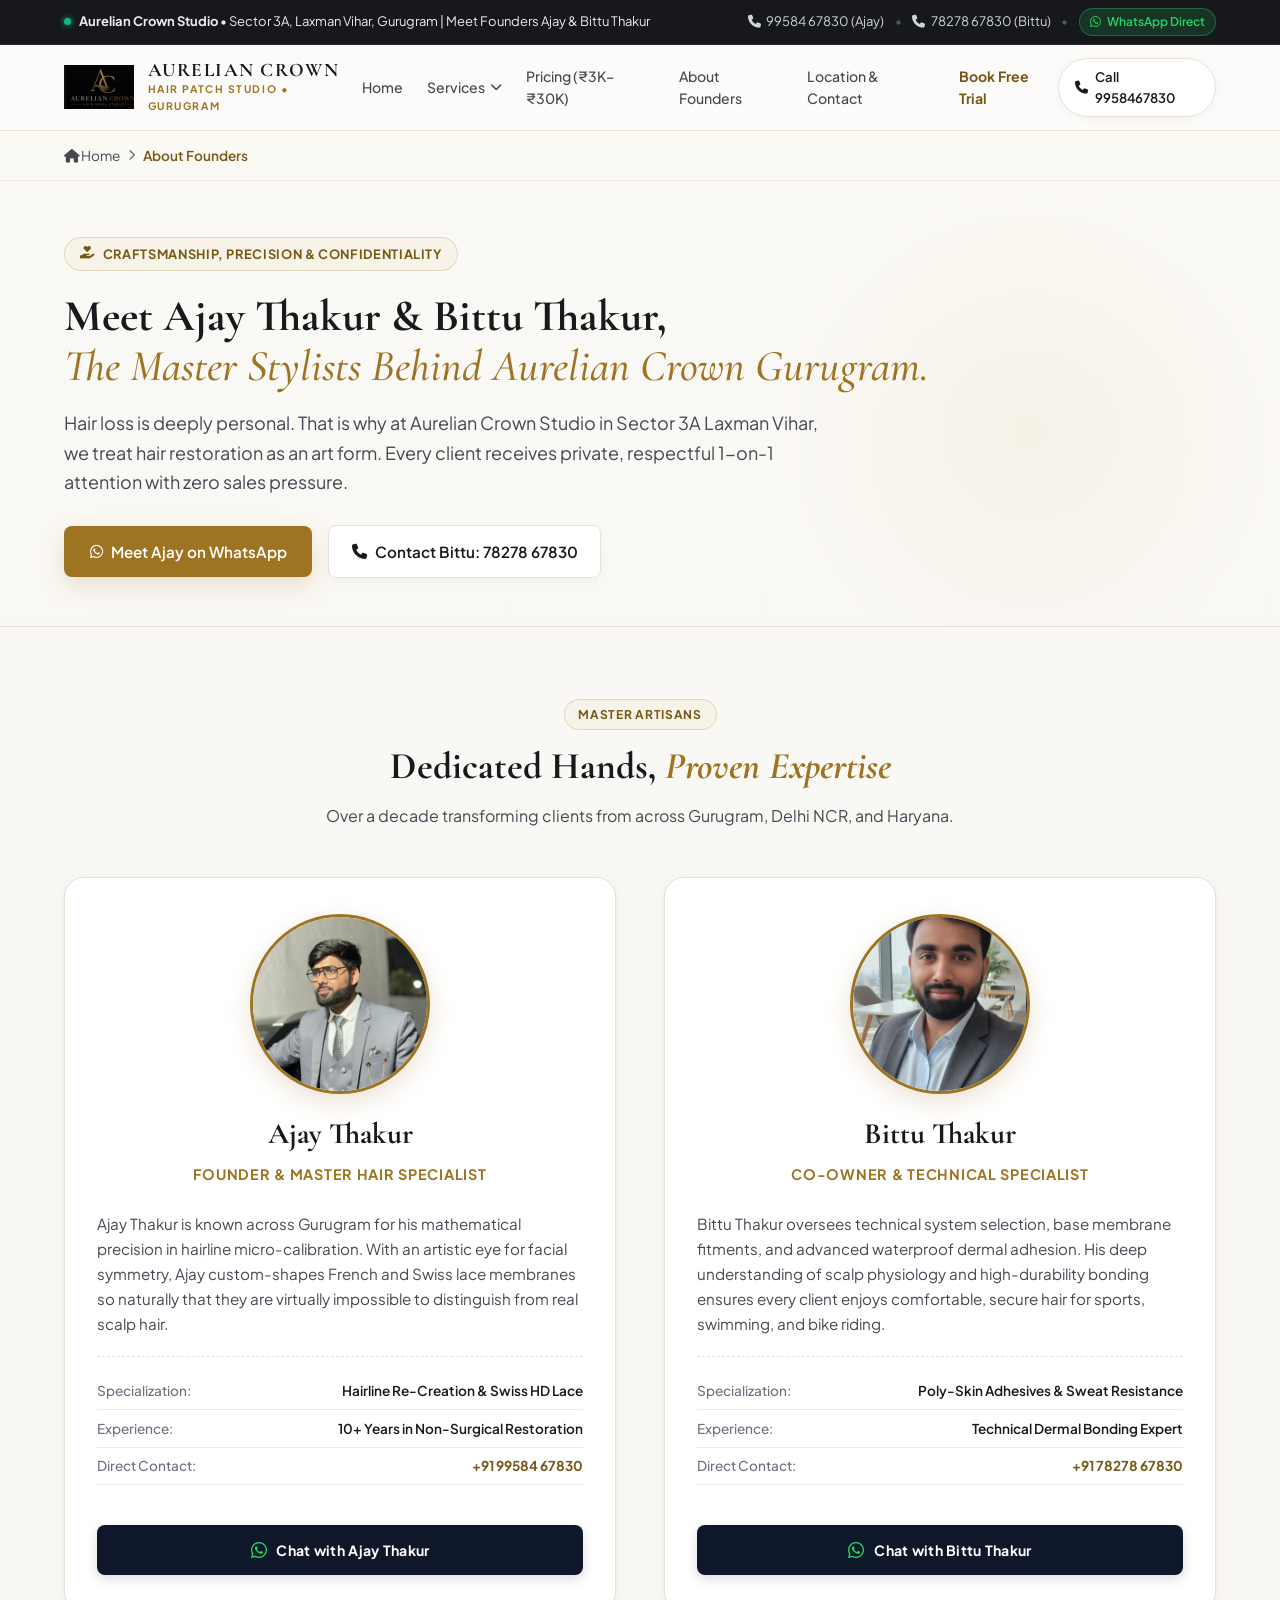
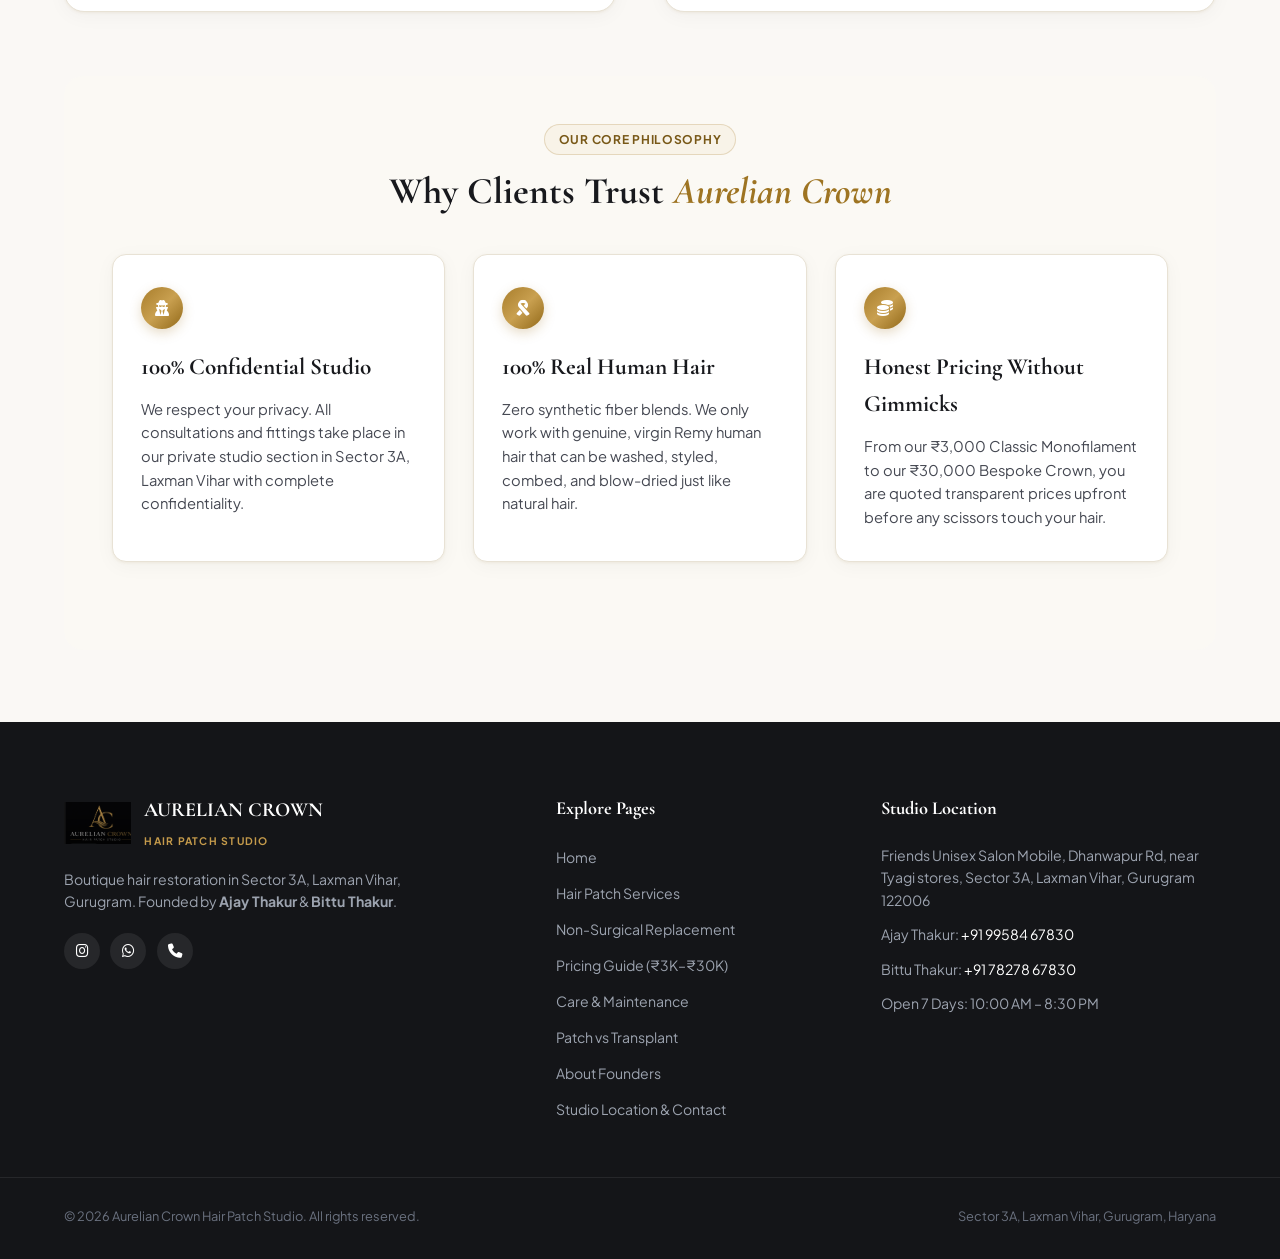
<file: about.html>
<!DOCTYPE html>
<html lang="en">
<head>
  <meta charset="UTF-8">
  <meta name="viewport" content="width=device-width, initial-scale=1.0">
  
  <title>About Ajay Thakur & Bittu Thakur | Aurelian Crown Hair Patch Studio Gurugram</title>
  <meta name="title" content="About Ajay Thakur & Bittu Thakur | Aurelian Crown Hair Patch Studio Gurugram">
  <meta name="description" content="Meet Ajay Thakur & Bittu Thakur, master hair restoration specialists and founders of Aurelian Crown Hair Patch Studio in Sector 3A Laxman Vihar, Gurugram. 100% confidential 1-on-1 consultations.">
  <meta name="keywords" content="about ajay thakur, bittu thakur hair patch, aurelian crown founders, hair patch experts gurgaon, best hair patch studio gurugram, laxman vihar sector 3a hair patch">
  <meta name="author" content="Ajay Thakur, Bittu Thakur">
  <meta name="robots" content="index, follow, max-image-preview:large">
  <link rel="canonical" href="https://aureliancrownhairpatchstudio.in/about.html">

  <!-- Open Graph -->
  <meta property="og:type" content="profile">
  <meta property="og:site_name" content="Aurelian Crown Hair Patch Studio">
  <meta property="og:url" content="https://aureliancrownhairpatchstudio.in/about.html">
  <meta property="og:title" content="About Founders Ajay Thakur & Bittu Thakur | Aurelian Crown Gurugram">
  <meta property="og:description" content="Master hair replacement specialists in Sector 3A, Laxman Vihar, Gurugram. Over 10+ years transforming lives.">
  <meta property="og:image" content="https://aureliancrownhairpatchstudio.in/assets/images/ajay-suit.png">
  <meta property="og:locale" content="en_IN">

  <!-- Twitter Card -->
  <meta name="twitter:card" content="summary_large_image">
  <meta name="twitter:title" content="About Ajay Thakur & Bittu Thakur | Aurelian Crown">
  <meta name="twitter:description" content="Meet Gurugram's trusted hair restoration artisans in Sector 3A Laxman Vihar.">
  <meta name="twitter:image" content="https://aureliancrownhairpatchstudio.in/assets/images/ajay-suit.png">

  <!-- Favicon -->
  <link rel="icon" type="image/png" href="assets/images/logo.png">
  <link rel="manifest" href="site.webmanifest">
  <meta name="theme-color" content="#9e7422">

  <!-- Fonts & Icons -->
  <link rel="preconnect" href="https://fonts.googleapis.com">
  <link rel="preconnect" href="https://fonts.gstatic.com" crossorigin>
  <link href="https://fonts.googleapis.com/css2?family=Cormorant+Garamond:ital,wght@0,500;0,600;0,700;1,400&family=Plus+Jakarta+Sans:wght@300;400;500;600;700;800&family=Playfair+Display:ital,wght@0,500;0,600;0,700;1,400&display=swap" rel="stylesheet">
  <link rel="stylesheet" href="https://cdnjs.cloudflare.com/ajax/libs/font-awesome/6.5.1/css/all.min.css">
  
  <link rel="stylesheet" href="style.css">

  <!-- Schema.org Person & AboutPage Schema -->
  <script type="application/ld+json">
  {
    "@context": "https://schema.org",
    "@type": "AboutPage",
    "mainEntity": {
      "@type": "HairSalon",
      "name": "Aurelian Crown Hair Patch Studio",
      "url": "https://aureliancrownhairpatchstudio.in/",
      "founder": [
        {
          "@type": "Person",
          "name": "Ajay Thakur",
          "jobTitle": "Master Hair Replacement Specialist & Founder",
          "telephone": "+919958467830",
          "image": "https://aureliancrownhairpatchstudio.in/assets/images/ajay-suit.png"
        },
        {
          "@type": "Person",
          "name": "Bittu Thakur",
          "jobTitle": "Co-Owner & Technical Specialist",
          "telephone": "+917827867830",
          "image": "https://aureliancrownhairpatchstudio.in/assets/images/bittu-suit.png"
        }
      ],
      "address": {
        "@type": "PostalAddress",
        "streetAddress": "Sector 3A, Laxman Vihar",
        "addressLocality": "Gurugram",
        "addressRegion": "Haryana",
        "postalCode": "122006",
        "addressCountry": "IN"
      }
    }
  }
  </script>

  <!-- Breadcrumbs Schema -->
  <script type="application/ld+json">
  {
    "@context": "https://schema.org",
    "@type": "BreadcrumbList",
    "itemListElement": [
      {
        "@type": "ListItem",
        "position": 1,
        "name": "Home",
        "item": "https://aureliancrownhairpatchstudio.in/"
      },
      {
        "@type": "ListItem",
        "position": 2,
        "name": "About Us",
        "item": "https://aureliancrownhairpatchstudio.in/about.html"
      }
    ]
  }
  </script>
</head>
<body class="light-theme">

  <!-- Top Announcement Bar -->
  <div class="top-announcement-bar">
    <div class="container top-bar-flex">
      <div class="announcement-left">
        <span class="status-indicator"></span>
        <span class="announcement-text">
          <strong>Aurelian Crown Studio</strong> • Sector 3A, Laxman Vihar, Gurugram | Meet Founders Ajay & Bittu Thakur
        </span>
      </div>
      <div class="announcement-right">
        <a href="tel:+919958467830" class="top-call-link"><i class="fa-solid fa-phone"></i> 99584 67830 (Ajay)</a>
        <span class="sep">•</span>
        <a href="tel:+917827867830" class="top-call-link"><i class="fa-solid fa-phone"></i> 78278 67830 (Bittu)</a>
        <span class="sep">•</span>
        <a href="https://wa.me/919958467830?text=Hello%20Ajay%20Thakur,%20I%20would%20like%20to%20know%20more%20about%20your%20studio." target="_blank" class="top-wa-pill">
          <i class="fa-brands fa-whatsapp"></i> WhatsApp Direct
        </a>
      </div>
    </div>
  </div>

  <!-- Header -->
  <header class="main-header" id="header">
    <div class="container header-inner">
      <a href="index.html" class="brand-link">
        <img src="assets/images/logo.png" alt="Aurelian Crown Studio" class="brand-logo-img" width="44" height="44">
        <div class="brand-titles">
          <span class="brand-main">AURELIAN CROWN</span>
          <span class="brand-sub">HAIR PATCH STUDIO • GURUGRAM</span>
        </div>
      </a>

      <nav class="nav-menu" id="navMenu">
        <a href="index.html" class="nav-link">Home</a>
        <div class="nav-dropdown">
          <a href="hair-patch-services.html" class="nav-link dropdown-toggle">
            Services <i class="fa-solid fa-chevron-down"></i>
          </a>
          <div class="dropdown-menu">
            <a href="hair-patch-services.html" class="dropdown-item">All Hair Patch Systems</a>
            <a href="non-surgical-hair-replacement.html" class="dropdown-item">Non-Surgical Replacement</a>
            <a href="hair-patch-maintenance.html" class="dropdown-item">Maintenance & Servicing</a>
            <a href="hair-patch-vs-hair-transplant.html" class="dropdown-item">Patch vs Transplant</a>
          </div>
        </div>
        <a href="pricing.html" class="nav-link">Pricing (₹3K–₹30K)</a>
        <a href="about.html" class="nav-link active">About Founders</a>
        <a href="contact.html" class="nav-link">Location & Contact</a>
        <a href="consultation.html" class="nav-link nav-btn-consult">Book Free Trial</a>
      </nav>

      <div class="header-cta-block">
        <a href="tel:+919958467830" class="header-call-btn">
          <i class="fa-solid fa-phone"></i>
          <span>Call 9958467830</span>
        </a>
        <button class="mobile-menu-toggle" id="menuToggle" aria-label="Toggle navigation menu">
          <i class="fa-solid fa-bars"></i>
        </button>
      </div>
    </div>
  </header>

  <!-- Breadcrumb -->
  <nav class="breadcrumb-nav" aria-label="Breadcrumb">
    <div class="container">
      <ul class="breadcrumb-list">
        <li><a href="index.html"><i class="fa-solid fa-house"></i> Home</a></li>
        <li class="separator"><i class="fa-solid fa-chevron-right"></i></li>
        <li class="current" aria-current="page">About Founders</li>
      </ul>
    </div>
  </nav>

  <!-- Subpage Hero -->
  <section class="subpage-hero">
    <div class="container">
      <div class="subpage-badge">
        <i class="fa-solid fa-hand-holding-heart"></i>
        <span>Craftsmanship, Precision & Confidentiality</span>
      </div>
      <h1 class="subpage-title">
        Meet Ajay Thakur & Bittu Thakur, <br>
        <em>The Master Stylists Behind Aurelian Crown Gurugram.</em>
      </h1>
      <p class="subpage-subtitle">
        Hair loss is deeply personal. That is why at Aurelian Crown Studio in Sector 3A Laxman Vihar, we treat hair restoration as an art form. Every client receives private, respectful 1-on-1 attention with zero sales pressure.
      </p>
      <div class="subpage-cta-row">
        <a href="https://wa.me/919958467830?text=Hello%20Ajay%20Thakur,%20I%20would%20like%20to%20meet%20you%20for%20a%20private%20consultation." target="_blank" class="btn-primary-gold">
          <i class="fa-brands fa-whatsapp"></i> Meet Ajay on WhatsApp
        </a>
        <a href="tel:+917827867830" class="btn-secondary-white">
          <i class="fa-solid fa-phone"></i> Contact Bittu: 78278 67830
        </a>
      </div>
    </div>
  </section>

  <!-- Founders Bio Section -->
  <section class="content-section">
    <div class="container">
      <div class="section-head-center">
        <span class="section-badge-pill">Master Artisans</span>
        <h2 class="section-title-editorial">Dedicated Hands, <em>Proven Expertise</em></h2>
        <p class="section-desc-lead">Over a decade transforming clients from across Gurugram, Delhi NCR, and Haryana.</p>
      </div>

      <div class="contact-layout-grid">
        <!-- Ajay Thakur Card -->
        <div class="service-card-luxury">
          <div style="text-align: center; margin-bottom: 1.5rem;">
            <img src="assets/images/ajay-suit.png" alt="Ajay Thakur - Founder of Aurelian Crown" style="width: 180px; height: 180px; object-fit: cover; border-radius: 50%; margin: 0 auto 1rem; border: 3px solid var(--gold-primary); box-shadow: var(--shadow-gold);" width="180" height="180">
            <h3 style="font-size: 1.85rem; margin-bottom: 0.25rem;">Ajay Thakur</h3>
            <span style="color: var(--gold-primary); font-weight: 700; font-size: 0.9rem; text-transform: uppercase; letter-spacing: 0.05em;">Founder & Master Hair Specialist</span>
          </div>
          <p style="color: var(--text-secondary); line-height: 1.65; margin-bottom: 1.25rem;">
            Ajay Thakur is known across Gurugram for his mathematical precision in hairline micro-calibration. With an artistic eye for facial symmetry, Ajay custom-shapes French and Swiss lace membranes so naturally that they are virtually impossible to distinguish from real scalp hair.
          </p>
          <ul class="specs-list-clean">
            <li><span>Specialization:</span> <span>Hairline Re-Creation & Swiss HD Lace</span></li>
            <li><span>Experience:</span> <span>10+ Years in Non-Surgical Restoration</span></li>
            <li><span>Direct Contact:</span> <span><a href="tel:+919958467830" style="color: var(--gold-dark); font-weight: 700;">+91 99584 67830</a></span></li>
          </ul>
          <a href="https://wa.me/919958467830?text=Hello%20Ajay%20Thakur,%20I%20would%20like%20a%20personal%20hair%20patch%20session." target="_blank" class="btn-select-tier" style="margin-top: 1rem;">
            <i class="fa-brands fa-whatsapp"></i> Chat with Ajay Thakur
          </a>
        </div>

        <!-- Bittu Thakur Card -->
        <div class="service-card-luxury">
          <div style="text-align: center; margin-bottom: 1.5rem;">
            <img src="assets/images/bittu-suit.png" alt="Bittu Thakur - Co-Owner of Aurelian Crown" style="width: 180px; height: 180px; object-fit: cover; border-radius: 50%; margin: 0 auto 1rem; border: 3px solid var(--gold-primary); box-shadow: var(--shadow-gold);" width="180" height="180">
            <h3 style="font-size: 1.85rem; margin-bottom: 0.25rem;">Bittu Thakur</h3>
            <span style="color: var(--gold-primary); font-weight: 700; font-size: 0.9rem; text-transform: uppercase; letter-spacing: 0.05em;">Co-Owner & Technical Specialist</span>
          </div>
          <p style="color: var(--text-secondary); line-height: 1.65; margin-bottom: 1.25rem;">
            Bittu Thakur oversees technical system selection, base membrane fitments, and advanced waterproof dermal adhesion. His deep understanding of scalp physiology and high-durability bonding ensures every client enjoys comfortable, secure hair for sports, swimming, and bike riding.
          </p>
          <ul class="specs-list-clean">
            <li><span>Specialization:</span> <span>Poly-Skin Adhesives & Sweat Resistance</span></li>
            <li><span>Experience:</span> <span>Technical Dermal Bonding Expert</span></li>
            <li><span>Direct Contact:</span> <span><a href="tel:+917827867830" style="color: var(--gold-dark); font-weight: 700;">+91 78278 67830</a></span></li>
          </ul>
          <a href="https://wa.me/917827867830?text=Hello%20Bittu%20Thakur,%20I%20have%20questions%20about%20system%20fitting." target="_blank" class="btn-select-tier" style="margin-top: 1rem;">
            <i class="fa-brands fa-whatsapp"></i> Chat with Bittu Thakur
          </a>
        </div>
      </div>

      <!-- Studio Values Strip -->
      <div class="content-section bg-warm" style="border-radius: var(--radius-lg); padding: 3rem; margin-top: 4rem;">
        <div class="section-head-center" style="margin-bottom: 2rem;">
          <span class="section-badge-pill">Our Core Philosophy</span>
          <h2 class="section-title-editorial">Why Clients Trust <em>Aurelian Crown</em></h2>
        </div>

        <div class="care-steps-grid">
          <div class="care-card-box">
            <div class="care-number-circle"><i class="fa-solid fa-user-secret" style="font-size: 1rem;"></i></div>
            <h3>100% Confidential Studio</h3>
            <p>We respect your privacy. All consultations and fittings take place in our private studio section in Sector 3A, Laxman Vihar with complete confidentiality.</p>
          </div>
          <div class="care-card-box">
            <div class="care-number-circle"><i class="fa-solid fa-ribbon" style="font-size: 1rem;"></i></div>
            <h3>100% Real Human Hair</h3>
            <p>Zero synthetic fiber blends. We only work with genuine, virgin Remy human hair that can be washed, styled, combed, and blow-dried just like natural hair.</p>
          </div>
          <div class="care-card-box">
            <div class="care-number-circle"><i class="fa-solid fa-coins" style="font-size: 1rem;"></i></div>
            <h3>Honest Pricing Without Gimmicks</h3>
            <p>From our ₹3,000 Classic Monofilament to our ₹30,000 Bespoke Crown, you are quoted transparent prices upfront before any scissors touch your hair.</p>
          </div>
        </div>
      </div>

    </div>
  </section>

  <!-- Sticky Mobile Action Bar -->
  <div class="mobile-sticky-bar">
    <a href="tel:+919958467830" class="mob-btn mob-call-ajay"><i class="fa-solid fa-phone"></i><span>Call Ajay</span></a>
    <a href="tel:+917827867830" class="mob-btn mob-call-bittu"><i class="fa-solid fa-phone"></i><span>Call Bittu</span></a>
    <a href="https://wa.me/919958467830?text=Hello%20Ajay%20Thakur,%20I%20would%20like%20to%20book%20a%20consultation." target="_blank" class="mob-btn mob-wa">
      <i class="fa-brands fa-whatsapp"></i><span>WhatsApp</span>
    </a>
  </div>

  <!-- Footer -->
  <footer class="clean-footer">
    <div class="container footer-grid">
      <div class="footer-about">
        <div class="footer-brand">
          <img src="assets/images/logo.png" alt="Aurelian Crown Logo" class="footer-logo" width="38" height="38">
          <div>
            <h4>AURELIAN CROWN</h4>
            <span>HAIR PATCH STUDIO</span>
          </div>
        </div>
        <p>Boutique hair restoration in Sector 3A, Laxman Vihar, Gurugram. Founded by <strong>Ajay Thakur</strong> & <strong>Bittu Thakur</strong>.</p>
        <div class="footer-social-links">
          <a href="https://www.instagram.com/aureliancrownhairpatchstudio" target="_blank" aria-label="Instagram"><i class="fa-brands fa-instagram"></i></a>
          <a href="https://wa.me/919958467830" target="_blank" aria-label="WhatsApp"><i class="fa-brands fa-whatsapp"></i></a>
          <a href="tel:+919958467830" aria-label="Phone"><i class="fa-solid fa-phone"></i></a>
        </div>
      </div>

      <div class="footer-col">
        <h5>Explore Pages</h5>
        <ul class="footer-menu">
          <li><a href="index.html">Home</a></li>
          <li><a href="hair-patch-services.html">Hair Patch Services</a></li>
          <li><a href="non-surgical-hair-replacement.html">Non-Surgical Replacement</a></li>
          <li><a href="pricing.html">Pricing Guide (₹3K–₹30K)</a></li>
          <li><a href="hair-patch-maintenance.html">Care & Maintenance</a></li>
          <li><a href="hair-patch-vs-hair-transplant.html">Patch vs Transplant</a></li>
          <li><a href="about.html">About Founders</a></li>
          <li><a href="contact.html">Studio Location & Contact</a></li>
        </ul>
      </div>

      <div class="footer-col">
        <h5>Studio Location</h5>
        <ul class="footer-contact-info">
          <li>Friends Unisex Salon Mobile, Dhanwapur Rd, near Tyagi stores, Sector 3A, Laxman Vihar, Gurugram 122006</li>
          <li>Ajay Thakur: <a href="tel:+919958467830">+91 99584 67830</a></li>
          <li>Bittu Thakur: <a href="tel:+917827867830">+91 78278 67830</a></li>
          <li>Open 7 Days: 10:00 AM – 8:30 PM</li>
        </ul>
      </div>
    </div>

    <div class="footer-bottom-bar">
      <div class="container footer-bottom-flex">
        <span>© 2026 Aurelian Crown Hair Patch Studio. All rights reserved.</span>
        <span>Sector 3A, Laxman Vihar, Gurugram, Haryana</span>
      </div>
    </div>
  </footer>

  <script src="script.js"></script>
</body>
</html>
</file>
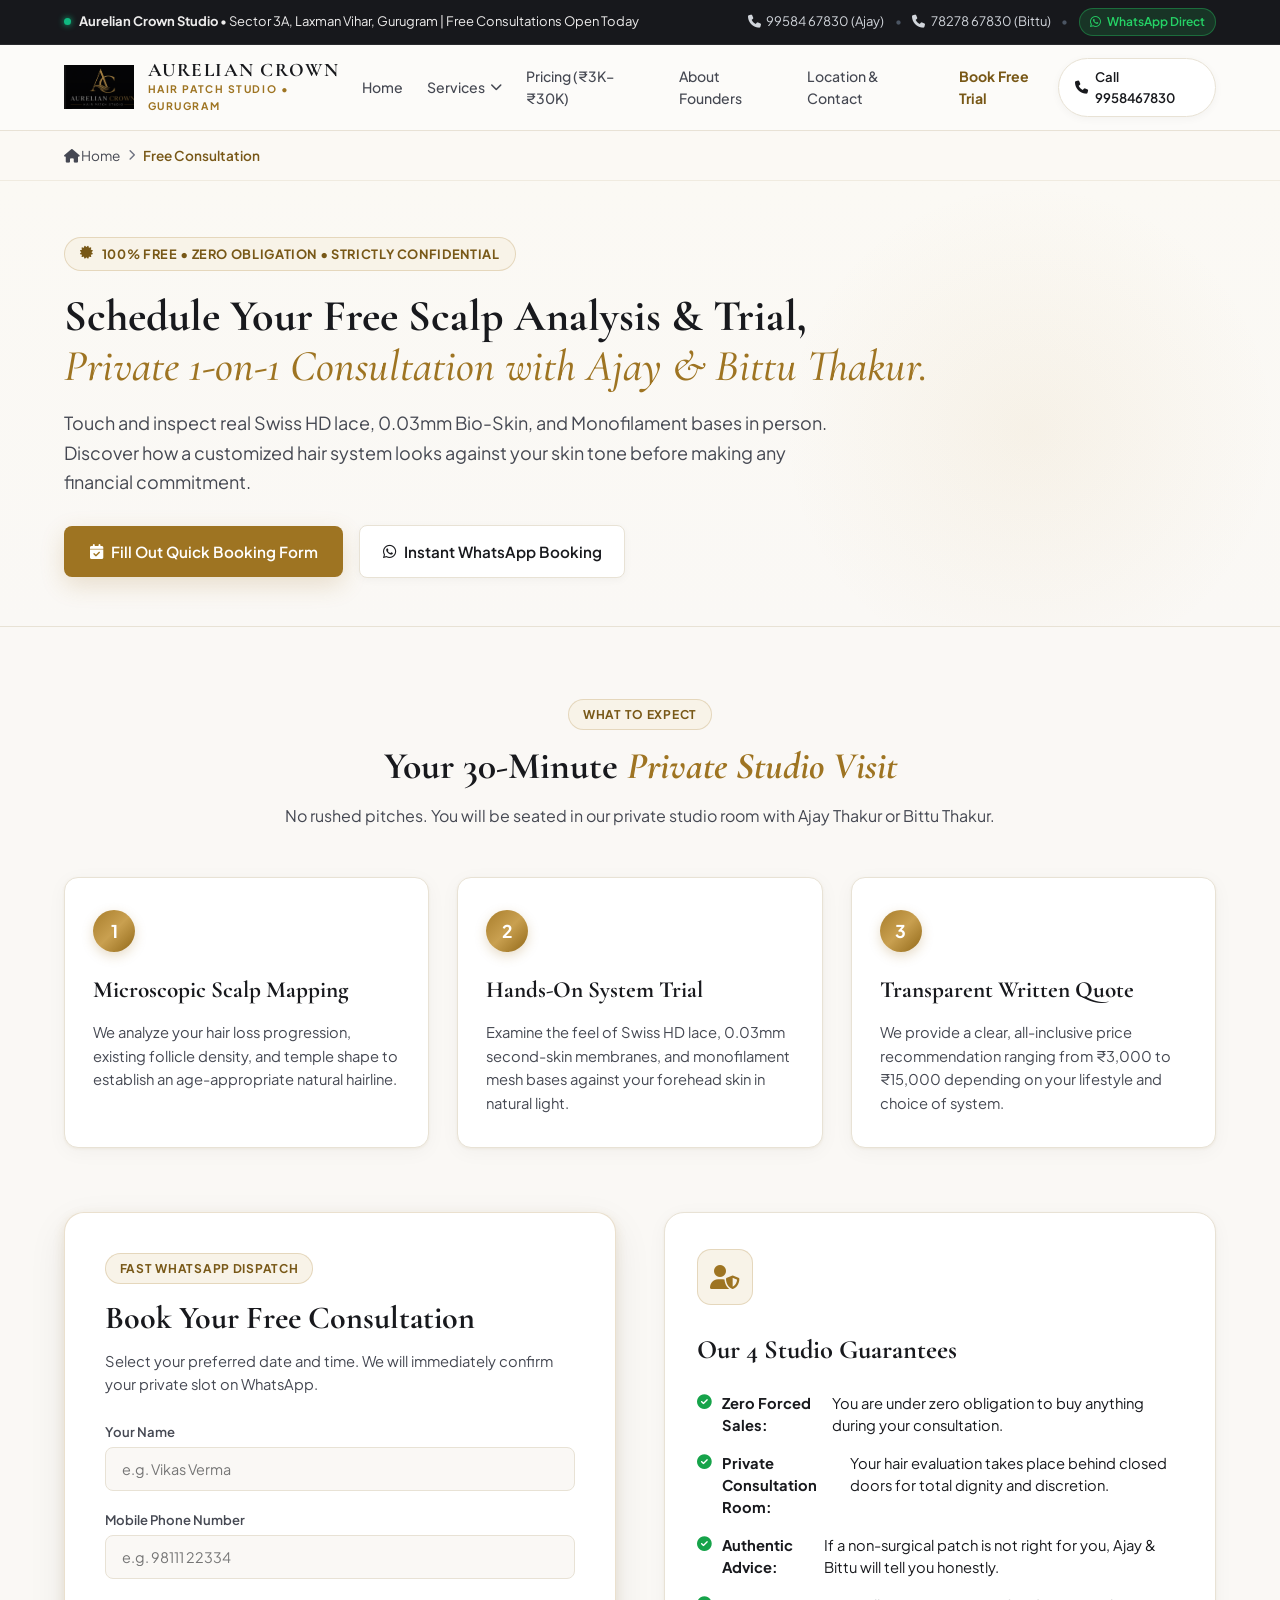
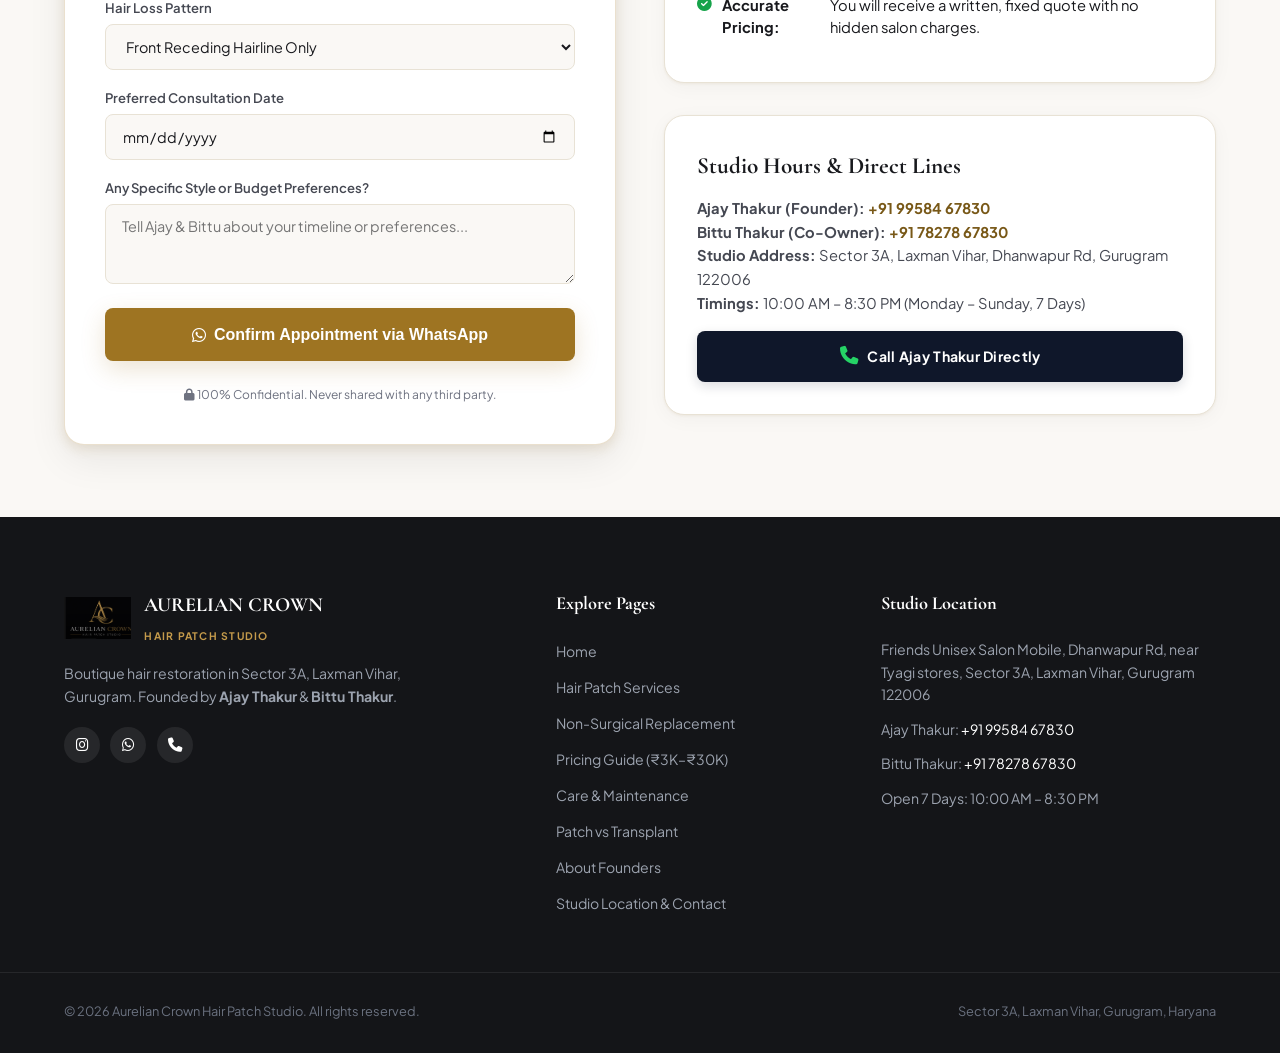
<file: consultation.html>
<!DOCTYPE html>
<html lang="en">
<head>
  <meta charset="UTF-8">
  <meta name="viewport" content="width=device-width, initial-scale=1.0">
  
  <title>Book Free Hair Patch Consultation & Trial | Aurelian Crown Studio Gurugram</title>
  <meta name="title" content="Book Free Hair Patch Consultation & Trial | Aurelian Crown Studio Gurugram">
  <meta name="description" content="Schedule a 100% confidential, free hair restoration consultation in Sector 3A Laxman Vihar, Gurugram with Ajay Thakur & Bittu Thakur. Scalp mapping, base trials & custom quotes. Instant WhatsApp booking.">
  <meta name="keywords" content="book hair patch consultation gurugram, free hair trial gurgaon, hair patch demo laxman vihar, ajay thakur appointment, hair loss evaluation gurgaon">
  <meta name="author" content="Ajay Thakur, Bittu Thakur">
  <meta name="robots" content="index, follow, max-image-preview:large">
  <link rel="canonical" href="https://aureliancrownhairpatchstudio.in/consultation.html">

  <!-- Open Graph -->
  <meta property="og:type" content="website">
  <meta property="og:site_name" content="Aurelian Crown Hair Patch Studio">
  <meta property="og:url" content="https://aureliancrownhairpatchstudio.in/consultation.html">
  <meta property="og:title" content="Book Free Hair Patch Consultation & Trial | Aurelian Crown Gurugram">
  <meta property="og:description" content="Free 1-on-1 private consultation with Ajay Thakur & Bittu Thakur in Sector 3A, Laxman Vihar, Gurugram.">
  <meta property="og:image" content="https://aureliancrownhairpatchstudio.in/assets/images/client-flawless-after.jpg">
  <meta property="og:locale" content="en_IN">

  <!-- Twitter Card -->
  <meta name="twitter:card" content="summary_large_image">
  <meta name="twitter:title" content="Book Free Hair Patch Consultation | Aurelian Crown">
  <meta name="twitter:description" content="Try patch bases and get a personalized density assessment in Gurugram.">
  <meta name="twitter:image" content="https://aureliancrownhairpatchstudio.in/assets/images/client-flawless-after.jpg">

  <!-- Favicon -->
  <link rel="icon" type="image/png" href="assets/images/logo.png">
  <link rel="manifest" href="site.webmanifest">
  <meta name="theme-color" content="#9e7422">

  <!-- Fonts & Icons -->
  <link rel="preconnect" href="https://fonts.googleapis.com">
  <link rel="preconnect" href="https://fonts.gstatic.com" crossorigin>
  <link href="https://fonts.googleapis.com/css2?family=Cormorant+Garamond:ital,wght@0,500;0,600;0,700;1,400&family=Plus+Jakarta+Sans:wght@300;400;500;600;700;800&family=Playfair+Display:ital,wght@0,500;0,600;0,700;1,400&display=swap" rel="stylesheet">
  <link rel="stylesheet" href="https://cdnjs.cloudflare.com/ajax/libs/font-awesome/6.5.1/css/all.min.css">
  
  <link rel="stylesheet" href="style.css">

  <!-- Schema.org Service Schema -->
  <script type="application/ld+json">
  {
    "@context": "https://schema.org",
    "@type": "Service",
    "name": "Free Hair Restoration Consultation & Trial",
    "serviceType": "Hair Consultation",
    "provider": {
      "@type": "HairSalon",
      "name": "Aurelian Crown Hair Patch Studio",
      "telephone": ["+919958467830", "+917827867830"],
      "url": "https://aureliancrownhairpatchstudio.in/",
      "address": {
        "@type": "PostalAddress",
        "streetAddress": "Sector 3A, Laxman Vihar",
        "addressLocality": "Gurugram",
        "addressRegion": "Haryana",
        "postalCode": "122006",
        "addressCountry": "IN"
      }
    },
    "description": "Free 1-on-1 private consultation including scalp density analysis, hair patch base demonstrations, and custom hairline design.",
    "offers": {
      "@type": "Offer",
      "price": "0",
      "priceCurrency": "INR"
    }
  }
  </script>

  <!-- Breadcrumbs Schema -->
  <script type="application/ld+json">
  {
    "@context": "https://schema.org",
    "@type": "BreadcrumbList",
    "itemListElement": [
      {
        "@type": "ListItem",
        "position": 1,
        "name": "Home",
        "item": "https://aureliancrownhairpatchstudio.in/"
      },
      {
        "@type": "ListItem",
        "position": 2,
        "name": "Free Consultation",
        "item": "https://aureliancrownhairpatchstudio.in/consultation.html"
      }
    ]
  }
  </script>
</head>
<body class="light-theme">

  <!-- Top Announcement Bar -->
  <div class="top-announcement-bar">
    <div class="container top-bar-flex">
      <div class="announcement-left">
        <span class="status-indicator"></span>
        <span class="announcement-text">
          <strong>Aurelian Crown Studio</strong> • Sector 3A, Laxman Vihar, Gurugram | Free Consultations Open Today
        </span>
      </div>
      <div class="announcement-right">
        <a href="tel:+919958467830" class="top-call-link"><i class="fa-solid fa-phone"></i> 99584 67830 (Ajay)</a>
        <span class="sep">•</span>
        <a href="tel:+917827867830" class="top-call-link"><i class="fa-solid fa-phone"></i> 78278 67830 (Bittu)</a>
        <span class="sep">•</span>
        <a href="https://wa.me/919958467830?text=Hello%20Ajay%20Thakur,%20I%20would%20like%20to%20book%20a%20free%20consultation." target="_blank" class="top-wa-pill">
          <i class="fa-brands fa-whatsapp"></i> WhatsApp Direct
        </a>
      </div>
    </div>
  </div>

  <!-- Header -->
  <header class="main-header" id="header">
    <div class="container header-inner">
      <a href="index.html" class="brand-link">
        <img src="assets/images/logo.png" alt="Aurelian Crown Studio Logo" class="brand-logo-img" width="44" height="44">
        <div class="brand-titles">
          <span class="brand-main">AURELIAN CROWN</span>
          <span class="brand-sub">HAIR PATCH STUDIO • GURUGRAM</span>
        </div>
      </a>

      <nav class="nav-menu" id="navMenu">
        <a href="index.html" class="nav-link">Home</a>
        <div class="nav-dropdown">
          <a href="hair-patch-services.html" class="nav-link dropdown-toggle">
            Services <i class="fa-solid fa-chevron-down"></i>
          </a>
          <div class="dropdown-menu">
            <a href="hair-patch-services.html" class="dropdown-item">All Hair Patch Systems</a>
            <a href="non-surgical-hair-replacement.html" class="dropdown-item">Non-Surgical Replacement</a>
            <a href="hair-patch-maintenance.html" class="dropdown-item">Maintenance & Servicing</a>
            <a href="hair-patch-vs-hair-transplant.html" class="dropdown-item">Patch vs Transplant</a>
          </div>
        </div>
        <a href="pricing.html" class="nav-link">Pricing (₹3K–₹30K)</a>
        <a href="about.html" class="nav-link">About Founders</a>
        <a href="contact.html" class="nav-link">Location & Contact</a>
        <a href="consultation.html" class="nav-link nav-btn-consult active">Book Free Trial</a>
      </nav>

      <div class="header-cta-block">
        <a href="tel:+919958467830" class="header-call-btn">
          <i class="fa-solid fa-phone"></i>
          <span>Call 9958467830</span>
        </a>
        <button class="mobile-menu-toggle" id="menuToggle" aria-label="Toggle navigation menu">
          <i class="fa-solid fa-bars"></i>
        </button>
      </div>
    </div>
  </header>

  <!-- Breadcrumb -->
  <nav class="breadcrumb-nav" aria-label="Breadcrumb">
    <div class="container">
      <ul class="breadcrumb-list">
        <li><a href="index.html"><i class="fa-solid fa-house"></i> Home</a></li>
        <li class="separator"><i class="fa-solid fa-chevron-right"></i></li>
        <li class="current" aria-current="page">Free Consultation</li>
      </ul>
    </div>
  </nav>

  <!-- Subpage Hero -->
  <section class="subpage-hero">
    <div class="container">
      <div class="subpage-badge">
        <i class="fa-solid fa-certificate"></i>
        <span>100% Free • Zero Obligation • Strictly Confidential</span>
      </div>
      <h1 class="subpage-title">
        Schedule Your Free Scalp Analysis & Trial, <br>
        <em>Private 1-on-1 Consultation with Ajay & Bittu Thakur.</em>
      </h1>
      <p class="subpage-subtitle">
        Touch and inspect real Swiss HD lace, 0.03mm Bio-Skin, and Monofilament bases in person. Discover how a customized hair system looks against your skin tone before making any financial commitment.
      </p>
      <div class="subpage-cta-row">
        <a href="#consultationFormCard" class="btn-primary-gold">
          <i class="fa-solid fa-calendar-check"></i> Fill Out Quick Booking Form
        </a>
        <a href="https://wa.me/919958467830?text=Hi%20Ajay%20Thakur,%20I%20would%20like%20to%20book%20a%20Free%20Consultation%20slot%20today." target="_blank" class="btn-secondary-white">
          <i class="fa-brands fa-whatsapp"></i> Instant WhatsApp Booking
        </a>
      </div>
    </div>
  </section>

  <!-- 3-Step Consultation Experience -->
  <section class="content-section">
    <div class="container">
      <div class="section-head-center">
        <span class="section-badge-pill">What to Expect</span>
        <h2 class="section-title-editorial">Your 30-Minute <em>Private Studio Visit</em></h2>
        <p class="section-desc-lead">No rushed pitches. You will be seated in our private studio room with Ajay Thakur or Bittu Thakur.</p>
      </div>

      <div class="care-steps-grid">
        <div class="care-card-box">
          <div class="care-number-circle">1</div>
          <h3>Microscopic Scalp Mapping</h3>
          <p>We analyze your hair loss progression, existing follicle density, and temple shape to establish an age-appropriate natural hairline.</p>
        </div>
        <div class="care-card-box">
          <div class="care-number-circle">2</div>
          <h3>Hands-On System Trial</h3>
          <p>Examine the feel of Swiss HD lace, 0.03mm second-skin membranes, and monofilament mesh bases against your forehead skin in natural light.</p>
        </div>
        <div class="care-card-box">
          <div class="care-number-circle">3</div>
          <h3>Transparent Written Quote</h3>
          <p>We provide a clear, all-inclusive price recommendation ranging from ₹3,000 to ₹15,000 depending on your lifestyle and choice of system.</p>
        </div>
      </div>

      <!-- Booking Form & Guarantees -->
      <div class="contact-layout-grid" style="margin-top: 4rem;" id="consultationFormCard">
        
        <!-- Form Column -->
        <div class="booking-form-box" style="box-shadow: var(--shadow-hover); border-radius: var(--radius-lg); background: #ffffff; padding: 2.5rem; border: 1px solid var(--gold-border);">
          <div class="form-title-wrap">
            <span class="section-badge-pill" style="margin-bottom: 0.5rem;">Fast WhatsApp Dispatch</span>
            <h3 style="font-family: var(--font-serif); font-size: 2rem; color: var(--text-main); margin-bottom: 0.4rem;">Book Your Free Consultation</h3>
            <p style="color: var(--text-secondary); font-size: 0.92rem; margin-bottom: 1.5rem;">Select your preferred date and time. We will immediately confirm your private slot on WhatsApp.</p>
          </div>

          <form id="consultForm" class="clean-form">
            <div class="form-field">
              <label for="cName">Your Name</label>
              <input type="text" id="cName" placeholder="e.g. Vikas Verma" required>
            </div>

            <div class="form-field">
              <label for="cPhone">Mobile Phone Number</label>
              <input type="tel" id="cPhone" placeholder="e.g. 98111 22334" required>
            </div>

            <div class="form-field">
              <label for="cBudget">Hair Loss Pattern</label>
              <select id="cBudget">
                <option value="Front Receding Hairline Only" selected>Front Receding Hairline Only</option>
                <option value="Crown / Vertex Bald Spot">Crown / Vertex Bald Spot</option>
                <option value="Full Top Thinning (Norwood 4–5)">Full Top Thinning (Norwood 4–5)</option>
                <option value="Advanced Top Baldness (Norwood 6–7)">Advanced Top Baldness (Norwood 6–7)</option>
                <option value="Existing Hair Patch Wearer Looking for Upgrade">Existing Patch Wearer (Looking for Upgrade)</option>
                <option value="Servicing & Re-Bonding Consultation">Routine Servicing / Re-Bonding</option>
              </select>
            </div>

            <div class="form-field">
              <label for="cDate">Preferred Consultation Date</label>
              <input type="date" id="cDate">
            </div>

            <div class="form-field">
              <label for="cNotes">Any Specific Style or Budget Preferences?</label>
              <textarea id="cNotes" rows="3" placeholder="Tell Ajay & Bittu about your timeline or preferences..."></textarea>
            </div>

            <button type="submit" class="btn-primary-gold btn-block" style="font-size: 1rem; padding: 1.1rem;">
              <i class="fa-brands fa-whatsapp"></i> Confirm Appointment via WhatsApp
            </button>
            <span class="privacy-note"><i class="fa-solid fa-lock"></i> 100% Confidential. Never shared with any third party.</span>
          </form>
        </div>

        <!-- Trust Badges & Founder Commitment -->
        <div>
          <div class="service-card-luxury" style="margin-bottom: 2rem;">
            <div class="service-icon-box"><i class="fa-solid fa-user-shield"></i></div>
            <h3 style="font-size: 1.65rem; margin-bottom: 0.75rem;">Our 4 Studio Guarantees</h3>
            <ul class="check-list-styled">
              <li><i class="fa-solid fa-circle-check"></i> <strong>Zero Forced Sales:</strong> You are under zero obligation to buy anything during your consultation.</li>
              <li><i class="fa-solid fa-circle-check"></i> <strong>Private Consultation Room:</strong> Your hair evaluation takes place behind closed doors for total dignity and discretion.</li>
              <li><i class="fa-solid fa-circle-check"></i> <strong>Authentic Advice:</strong> If a non-surgical patch is not right for you, Ajay & Bittu will tell you honestly.</li>
              <li><i class="fa-solid fa-circle-check"></i> <strong>Accurate Pricing:</strong> You will receive a written, fixed quote with no hidden salon charges.</li>
            </ul>
          </div>

          <div class="transit-directions-box">
            <h4 style="font-family: var(--font-serif); font-size: 1.45rem; color: var(--text-main); margin-bottom: 0.75rem;">
              Studio Hours & Direct Lines
            </h4>
            <p style="color: var(--text-secondary); font-size: 0.92rem; line-height: 1.6; margin-bottom: 1rem;">
              <strong>Ajay Thakur (Founder):</strong> <a href="tel:+919958467830" style="color: var(--gold-dark); font-weight: 700;">+91 99584 67830</a><br>
              <strong>Bittu Thakur (Co-Owner):</strong> <a href="tel:+917827867830" style="color: var(--gold-dark); font-weight: 700;">+91 78278 67830</a><br>
              <strong>Studio Address:</strong> Sector 3A, Laxman Vihar, Dhanwapur Rd, Gurugram 122006<br>
              <strong>Timings:</strong> 10:00 AM – 8:30 PM (Monday – Sunday, 7 Days)
            </p>
            <a href="tel:+919958467830" class="btn-select-tier" style="width: 100%;">
              <i class="fa-solid fa-phone"></i> Call Ajay Thakur Directly
            </a>
          </div>
        </div>

      </div>
    </div>
  </section>

  <!-- Sticky Mobile Action Bar -->
  <div class="mobile-sticky-bar">
    <a href="tel:+919958467830" class="mob-btn mob-call-ajay"><i class="fa-solid fa-phone"></i><span>Call Ajay</span></a>
    <a href="tel:+917827867830" class="mob-btn mob-call-bittu"><i class="fa-solid fa-phone"></i><span>Call Bittu</span></a>
    <a href="https://wa.me/919958467830?text=Hello%20Ajay%20Thakur,%20I%20would%20like%20to%20book%20a%20Free%20Consultation." target="_blank" class="mob-btn mob-wa">
      <i class="fa-brands fa-whatsapp"></i><span>WhatsApp</span>
    </a>
  </div>

  <!-- Footer -->
  <footer class="clean-footer">
    <div class="container footer-grid">
      <div class="footer-about">
        <div class="footer-brand">
          <img src="assets/images/logo.png" alt="Aurelian Crown Logo" class="footer-logo" width="38" height="38">
          <div>
            <h4>AURELIAN CROWN</h4>
            <span>HAIR PATCH STUDIO</span>
          </div>
        </div>
        <p>Boutique hair restoration in Sector 3A, Laxman Vihar, Gurugram. Founded by <strong>Ajay Thakur</strong> & <strong>Bittu Thakur</strong>.</p>
        <div class="footer-social-links">
          <a href="https://www.instagram.com/aureliancrownhairpatchstudio" target="_blank" aria-label="Instagram"><i class="fa-brands fa-instagram"></i></a>
          <a href="https://wa.me/919958467830" target="_blank" aria-label="WhatsApp"><i class="fa-brands fa-whatsapp"></i></a>
          <a href="tel:+919958467830" aria-label="Phone"><i class="fa-solid fa-phone"></i></a>
        </div>
      </div>

      <div class="footer-col">
        <h5>Explore Pages</h5>
        <ul class="footer-menu">
          <li><a href="index.html">Home</a></li>
          <li><a href="hair-patch-services.html">Hair Patch Services</a></li>
          <li><a href="non-surgical-hair-replacement.html">Non-Surgical Replacement</a></li>
          <li><a href="pricing.html">Pricing Guide (₹3K–₹30K)</a></li>
          <li><a href="hair-patch-maintenance.html">Care & Maintenance</a></li>
          <li><a href="hair-patch-vs-hair-transplant.html">Patch vs Transplant</a></li>
          <li><a href="about.html">About Founders</a></li>
          <li><a href="contact.html">Studio Location & Contact</a></li>
        </ul>
      </div>

      <div class="footer-col">
        <h5>Studio Location</h5>
        <ul class="footer-contact-info">
          <li>Friends Unisex Salon Mobile, Dhanwapur Rd, near Tyagi stores, Sector 3A, Laxman Vihar, Gurugram 122006</li>
          <li>Ajay Thakur: <a href="tel:+919958467830">+91 99584 67830</a></li>
          <li>Bittu Thakur: <a href="tel:+917827867830">+91 78278 67830</a></li>
          <li>Open 7 Days: 10:00 AM – 8:30 PM</li>
        </ul>
      </div>
    </div>

    <div class="footer-bottom-bar">
      <div class="container footer-bottom-flex">
        <span>© 2026 Aurelian Crown Hair Patch Studio. All rights reserved.</span>
        <span>Sector 3A, Laxman Vihar, Gurugram, Haryana</span>
      </div>
    </div>
  </footer>

  <script src="script.js"></script>
</body>
</html>
</file>
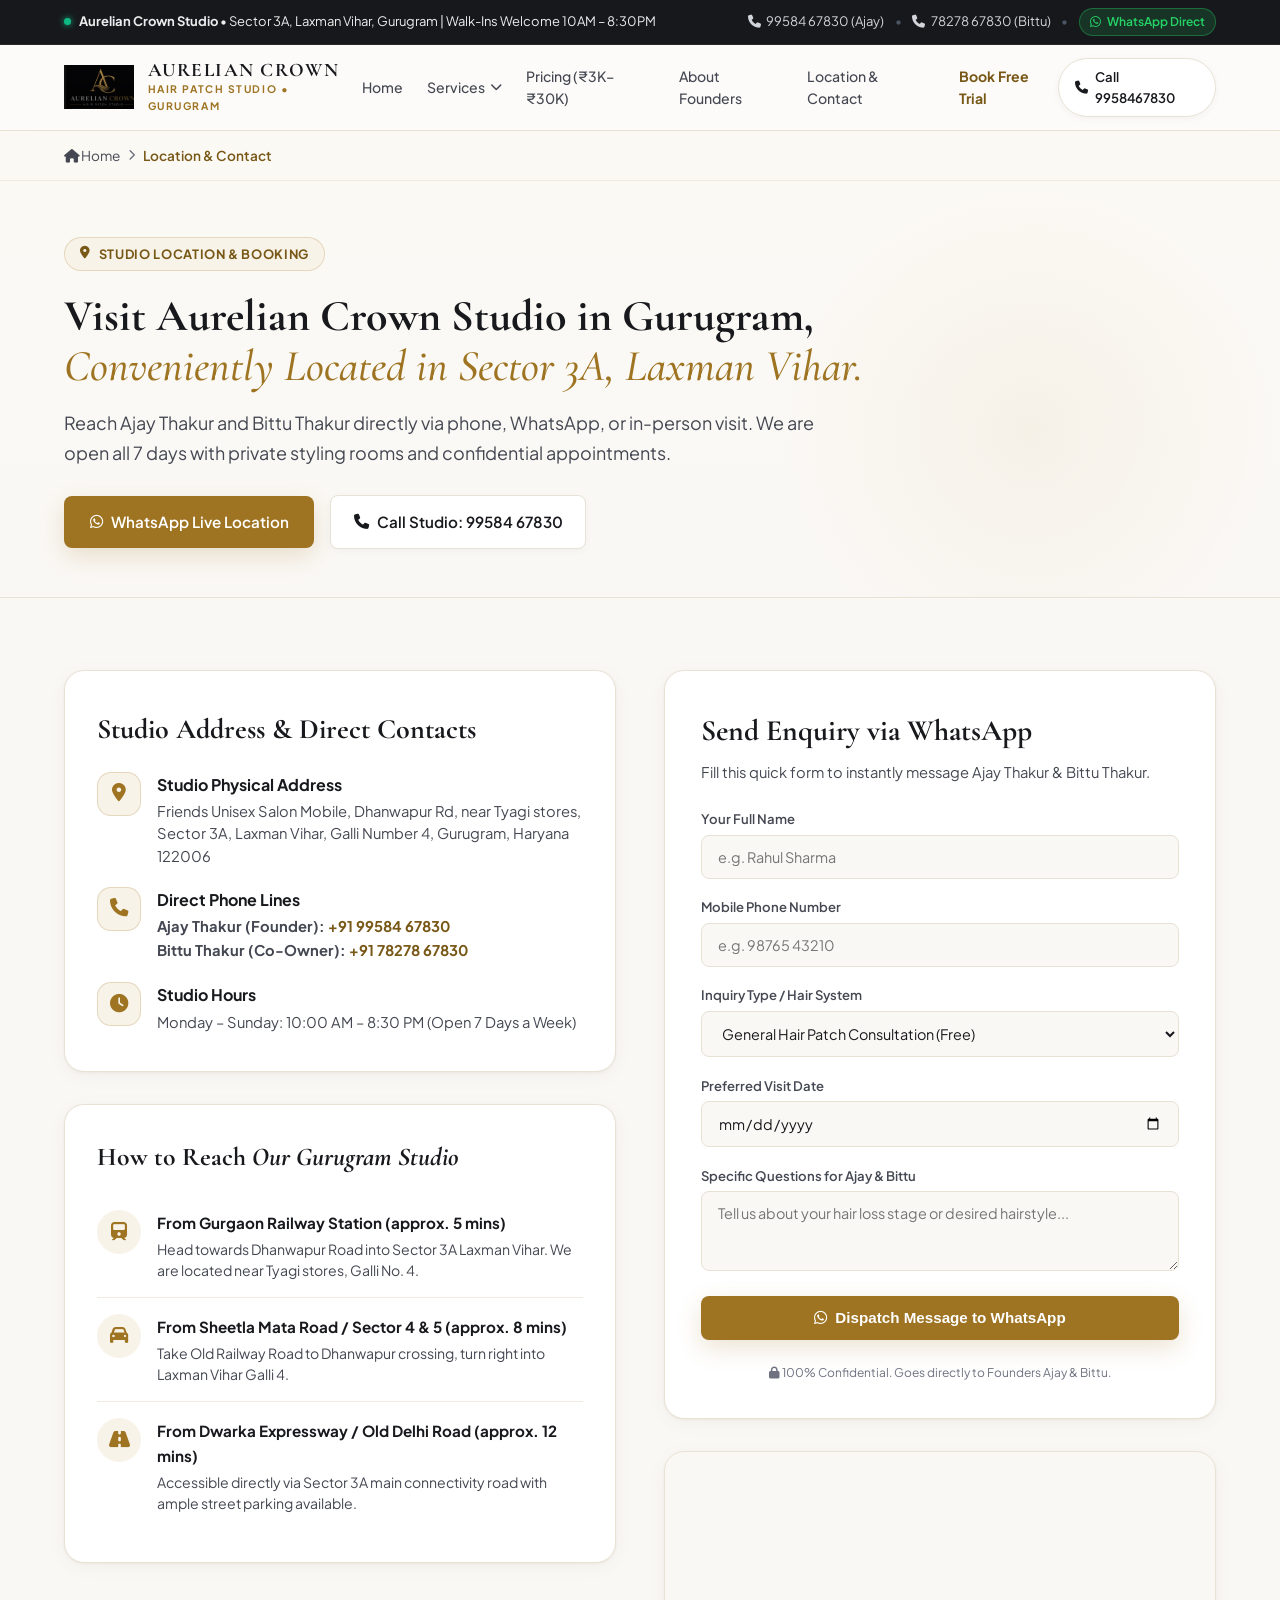
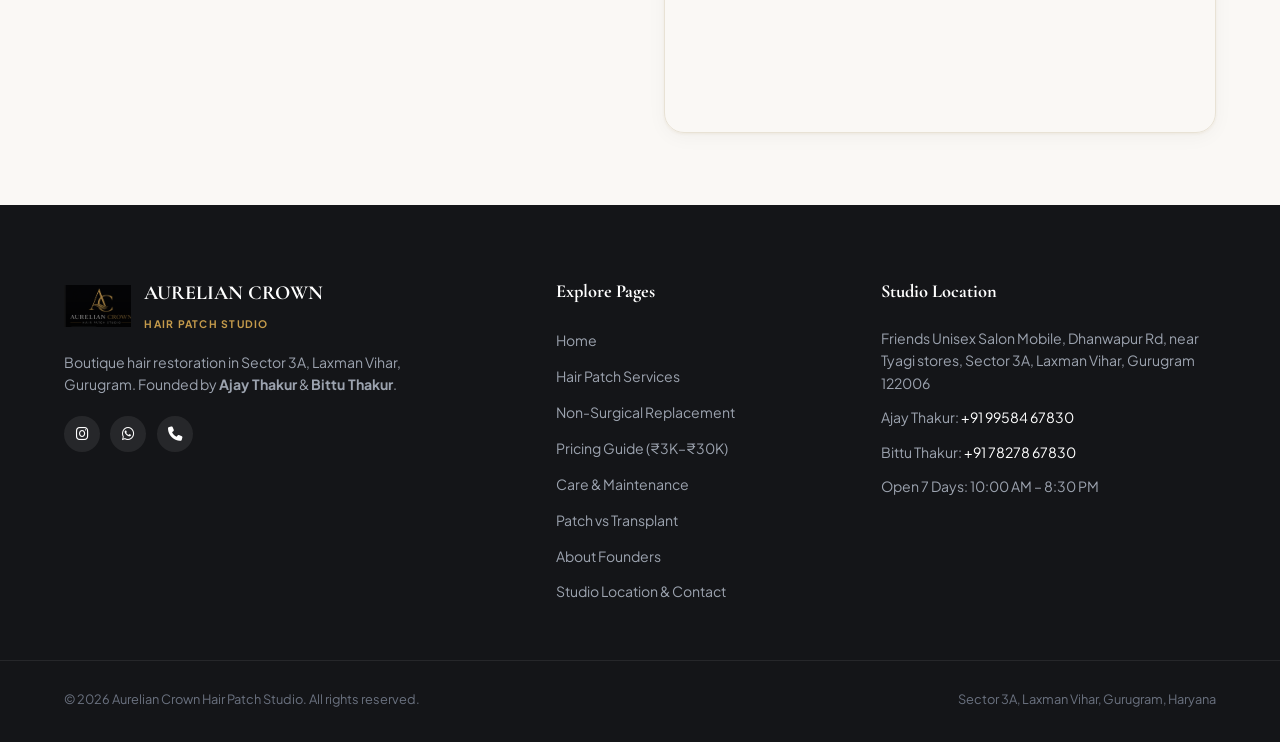
<file: contact.html>
<!DOCTYPE html>
<html lang="en">
<head>
  <meta charset="UTF-8">
  <meta name="viewport" content="width=device-width, initial-scale=1.0">
  
  <title>Contact & Location | Aurelian Crown Hair Patch Studio Sector 3A Gurugram</title>
  <meta name="title" content="Contact & Location | Aurelian Crown Hair Patch Studio Sector 3A Gurugram">
  <meta name="description" content="Visit Aurelian Crown Hair Patch Studio in Sector 3A, Laxman Vihar, Gurugram. Direct phone lines for Ajay Thakur (9958467830) and Bittu Thakur (7827867830). Open 7 days a week. Google Map directions.">
  <meta name="keywords" content="contact aurelian crown, hair patch studio location gurgaon, sector 3a laxman vihar hair patch, ajay thakur phone number, bittu thakur contact, hair patch shop near me gurugram">
  <meta name="author" content="Ajay Thakur, Bittu Thakur">
  <meta name="robots" content="index, follow, max-image-preview:large">
  <link rel="canonical" href="https://aureliancrownhairpatchstudio.in/contact.html">

  <!-- Open Graph -->
  <meta property="og:type" content="website">
  <meta property="og:site_name" content="Aurelian Crown Hair Patch Studio">
  <meta property="og:url" content="https://aureliancrownhairpatchstudio.in/contact.html">
  <meta property="og:title" content="Contact Aurelian Crown Hair Patch Studio | Gurugram">
  <meta property="og:description" content="Directions, phone numbers, and WhatsApp consultation booking for our Sector 3A Laxman Vihar studio in Gurugram.">
  <meta property="og:image" content="https://aureliancrownhairpatchstudio.in/assets/images/studio-gallery.png">
  <meta property="og:locale" content="en_IN">

  <!-- Twitter Card -->
  <meta name="twitter:card" content="summary_large_image">
  <meta name="twitter:title" content="Contact Aurelian Crown Studio Gurugram">
  <meta name="twitter:description" content="Call Ajay Thakur (9958467830) or Bittu Thakur (7827867830) in Sector 3A Laxman Vihar.">
  <meta name="twitter:image" content="https://aureliancrownhairpatchstudio.in/assets/images/studio-gallery.png">

  <!-- Favicon -->
  <link rel="icon" type="image/png" href="assets/images/logo.png">
  <link rel="manifest" href="site.webmanifest">
  <meta name="theme-color" content="#9e7422">

  <!-- Fonts & Icons -->
  <link rel="preconnect" href="https://fonts.googleapis.com">
  <link rel="preconnect" href="https://fonts.gstatic.com" crossorigin>
  <link href="https://fonts.googleapis.com/css2?family=Cormorant+Garamond:ital,wght@0,500;0,600;0,700;1,400&family=Plus+Jakarta+Sans:wght@300;400;500;600;700;800&family=Playfair+Display:ital,wght@0,500;0,600;0,700;1,400&display=swap" rel="stylesheet">
  <link rel="stylesheet" href="https://cdnjs.cloudflare.com/ajax/libs/font-awesome/6.5.1/css/all.min.css">
  
  <link rel="stylesheet" href="style.css">

  <!-- Schema.org LocalBusiness & ContactPage Schema -->
  <script type="application/ld+json">
  {
    "@context": "https://schema.org",
    "@type": "ContactPage",
    "mainEntity": {
      "@type": "HairSalon",
      "name": "Aurelian Crown Hair Patch Studio",
      "telephone": ["+919958467830", "+917827867830"],
      "url": "https://aureliancrownhairpatchstudio.in/",
      "address": {
        "@type": "PostalAddress",
        "streetAddress": "Friends Unisex Salon Mobile, Dhanwapur Rd, near Tyagi stores, Sector 3A, Laxman Vihar, Galli Number 4",
        "addressLocality": "Gurugram",
        "addressRegion": "Haryana",
        "postalCode": "122006",
        "addressCountry": "IN"
      },
      "geo": {
        "@type": "GeoCoordinates",
        "latitude": 28.4720,
        "longitude": 76.9950
      },
      "openingHoursSpecification": [
        {
          "@type": "OpeningHoursSpecification",
          "dayOfWeek": ["Monday", "Tuesday", "Wednesday", "Thursday", "Friday", "Saturday", "Sunday"],
          "opens": "10:00",
          "closes": "20:30"
        }
      ]
    }
  }
  </script>

  <!-- Breadcrumbs Schema -->
  <script type="application/ld+json">
  {
    "@context": "https://schema.org",
    "@type": "BreadcrumbList",
    "itemListElement": [
      {
        "@type": "ListItem",
        "position": 1,
        "name": "Home",
        "item": "https://aureliancrownhairpatchstudio.in/"
      },
      {
        "@type": "ListItem",
        "position": 2,
        "name": "Contact & Location",
        "item": "https://aureliancrownhairpatchstudio.in/contact.html"
      }
    ]
  }
  </script>
</head>
<body class="light-theme">

  <!-- Top Announcement Bar -->
  <div class="top-announcement-bar">
    <div class="container top-bar-flex">
      <div class="announcement-left">
        <span class="status-indicator"></span>
        <span class="announcement-text">
          <strong>Aurelian Crown Studio</strong> • Sector 3A, Laxman Vihar, Gurugram | Walk-Ins Welcome 10AM – 8:30PM
        </span>
      </div>
      <div class="announcement-right">
        <a href="tel:+919958467830" class="top-call-link"><i class="fa-solid fa-phone"></i> 99584 67830 (Ajay)</a>
        <span class="sep">•</span>
        <a href="tel:+917827867830" class="top-call-link"><i class="fa-solid fa-phone"></i> 78278 67830 (Bittu)</a>
        <span class="sep">•</span>
        <a href="https://wa.me/919958467830?text=Hello%20Ajay%20Thakur,%20I%20am%20looking%20for%20studio%20directions." target="_blank" class="top-wa-pill">
          <i class="fa-brands fa-whatsapp"></i> WhatsApp Direct
        </a>
      </div>
    </div>
  </div>

  <!-- Header -->
  <header class="main-header" id="header">
    <div class="container header-inner">
      <a href="index.html" class="brand-link">
        <img src="assets/images/logo.png" alt="Aurelian Crown Studio Logo" class="brand-logo-img" width="44" height="44">
        <div class="brand-titles">
          <span class="brand-main">AURELIAN CROWN</span>
          <span class="brand-sub">HAIR PATCH STUDIO • GURUGRAM</span>
        </div>
      </a>

      <nav class="nav-menu" id="navMenu">
        <a href="index.html" class="nav-link">Home</a>
        <div class="nav-dropdown">
          <a href="hair-patch-services.html" class="nav-link dropdown-toggle">
            Services <i class="fa-solid fa-chevron-down"></i>
          </a>
          <div class="dropdown-menu">
            <a href="hair-patch-services.html" class="dropdown-item">All Hair Patch Systems</a>
            <a href="non-surgical-hair-replacement.html" class="dropdown-item">Non-Surgical Replacement</a>
            <a href="hair-patch-maintenance.html" class="dropdown-item">Maintenance & Servicing</a>
            <a href="hair-patch-vs-hair-transplant.html" class="dropdown-item">Patch vs Transplant</a>
          </div>
        </div>
        <a href="pricing.html" class="nav-link">Pricing (₹3K–₹30K)</a>
        <a href="about.html" class="nav-link">About Founders</a>
        <a href="contact.html" class="nav-link active">Location & Contact</a>
        <a href="consultation.html" class="nav-link nav-btn-consult">Book Free Trial</a>
      </nav>

      <div class="header-cta-block">
        <a href="tel:+919958467830" class="header-call-btn">
          <i class="fa-solid fa-phone"></i>
          <span>Call 9958467830</span>
        </a>
        <button class="mobile-menu-toggle" id="menuToggle" aria-label="Toggle navigation menu">
          <i class="fa-solid fa-bars"></i>
        </button>
      </div>
    </div>
  </header>

  <!-- Breadcrumb -->
  <nav class="breadcrumb-nav" aria-label="Breadcrumb">
    <div class="container">
      <ul class="breadcrumb-list">
        <li><a href="index.html"><i class="fa-solid fa-house"></i> Home</a></li>
        <li class="separator"><i class="fa-solid fa-chevron-right"></i></li>
        <li class="current" aria-current="page">Location & Contact</li>
      </ul>
    </div>
  </nav>

  <!-- Subpage Hero -->
  <section class="subpage-hero">
    <div class="container">
      <div class="subpage-badge">
        <i class="fa-solid fa-location-dot"></i>
        <span>Studio Location & Booking</span>
      </div>
      <h1 class="subpage-title">
        Visit Aurelian Crown Studio in Gurugram, <br>
        <em>Conveniently Located in Sector 3A, Laxman Vihar.</em>
      </h1>
      <p class="subpage-subtitle">
        Reach Ajay Thakur and Bittu Thakur directly via phone, WhatsApp, or in-person visit. We are open all 7 days with private styling rooms and confidential appointments.
      </p>
      <div class="subpage-cta-row">
        <a href="https://wa.me/919958467830?text=Hello%20Ajay%20Thakur,%20I%20am%20coming%20to%20visit%20the%20studio%20today." target="_blank" class="btn-primary-gold">
          <i class="fa-brands fa-whatsapp"></i> WhatsApp Live Location
        </a>
        <a href="tel:+919958467830" class="btn-secondary-white">
          <i class="fa-solid fa-phone"></i> Call Studio: 99584 67830
        </a>
      </div>
    </div>
  </section>

  <!-- Contact & Location Layout -->
  <section class="content-section">
    <div class="container">
      <div class="contact-layout-grid">
        
        <!-- Left Column: Details & Transit Directions -->
        <div>
          <div class="service-card-luxury" style="margin-bottom: 2rem;">
            <h3 style="font-size: 1.75rem; margin-bottom: 1.25rem;">Studio Address & Direct Contacts</h3>
            
            <div style="display: flex; gap: 1rem; align-items: flex-start; margin-bottom: 1.25rem;">
              <div class="service-icon-box" style="width: 44px; height: 44px; font-size: 1.15rem; flex-shrink: 0; margin-bottom: 0;">
                <i class="fa-solid fa-location-dot"></i>
              </div>
              <div>
                <strong style="color: var(--text-main); display: block; font-size: 1rem; margin-bottom: 0.2rem;">Studio Physical Address</strong>
                <p style="color: var(--text-secondary); font-size: 0.92rem; line-height: 1.5; margin: 0;">
                  Friends Unisex Salon Mobile, Dhanwapur Rd, near Tyagi stores, Sector 3A, Laxman Vihar, Galli Number 4, Gurugram, Haryana 122006
                </p>
              </div>
            </div>

            <div style="display: flex; gap: 1rem; align-items: flex-start; margin-bottom: 1.25rem;">
              <div class="service-icon-box" style="width: 44px; height: 44px; font-size: 1.15rem; flex-shrink: 0; margin-bottom: 0;">
                <i class="fa-solid fa-phone"></i>
              </div>
              <div>
                <strong style="color: var(--text-main); display: block; font-size: 1rem; margin-bottom: 0.2rem;">Direct Phone Lines</strong>
                <p style="color: var(--text-secondary); font-size: 0.92rem; line-height: 1.6; margin: 0;">
                  <strong>Ajay Thakur (Founder):</strong> <a href="tel:+919958467830" style="color: var(--gold-dark); font-weight: 700;">+91 99584 67830</a><br>
                  <strong>Bittu Thakur (Co-Owner):</strong> <a href="tel:+917827867830" style="color: var(--gold-dark); font-weight: 700;">+91 78278 67830</a>
                </p>
              </div>
            </div>

            <div style="display: flex; gap: 1rem; align-items: flex-start;">
              <div class="service-icon-box" style="width: 44px; height: 44px; font-size: 1.15rem; flex-shrink: 0; margin-bottom: 0;">
                <i class="fa-solid fa-clock"></i>
              </div>
              <div>
                <strong style="color: var(--text-main); display: block; font-size: 1rem; margin-bottom: 0.2rem;">Studio Hours</strong>
                <p style="color: var(--text-secondary); font-size: 0.92rem; margin: 0;">
                  Monday – Sunday: 10:00 AM – 8:30 PM (Open 7 Days a Week)
                </p>
              </div>
            </div>
          </div>

          <!-- Transit & Directions Guide -->
          <div class="transit-directions-box">
            <h3 style="font-family: var(--font-serif); font-size: 1.6rem; color: var(--text-main); margin-bottom: 1rem;">
              How to Reach <em>Our Gurugram Studio</em>
            </h3>
            
            <div class="transit-item">
              <div class="transit-icon"><i class="fa-solid fa-train"></i></div>
              <div>
                <strong style="color: var(--text-main); font-size: 0.95rem;">From Gurgaon Railway Station (approx. 5 mins)</strong>
                <p style="color: var(--text-secondary); font-size: 0.88rem; line-height: 1.5; margin: 0.2rem 0 0;">
                  Head towards Dhanwapur Road into Sector 3A Laxman Vihar. We are located near Tyagi stores, Galli No. 4.
                </p>
              </div>
            </div>

            <div class="transit-item">
              <div class="transit-icon"><i class="fa-solid fa-car"></i></div>
              <div>
                <strong style="color: var(--text-main); font-size: 0.95rem;">From Sheetla Mata Road / Sector 4 & 5 (approx. 8 mins)</strong>
                <p style="color: var(--text-secondary); font-size: 0.88rem; line-height: 1.5; margin: 0.2rem 0 0;">
                  Take Old Railway Road to Dhanwapur crossing, turn right into Laxman Vihar Galli 4.
                </p>
              </div>
            </div>

            <div class="transit-item">
              <div class="transit-icon"><i class="fa-solid fa-road"></i></div>
              <div>
                <strong style="color: var(--text-main); font-size: 0.95rem;">From Dwarka Expressway / Old Delhi Road (approx. 12 mins)</strong>
                <p style="color: var(--text-secondary); font-size: 0.88rem; line-height: 1.5; margin: 0.2rem 0 0;">
                  Accessible directly via Sector 3A main connectivity road with ample street parking available.
                </p>
              </div>
            </div>
          </div>
        </div>

        <!-- Right Column: Enquiry Form & Maps Embed -->
        <div>
          <div class="booking-form-box" style="box-shadow: var(--shadow-card); border-radius: var(--radius-lg); background: #ffffff; padding: 2.25rem;">
            <div class="form-title-wrap">
              <h3 style="font-family: var(--font-serif); font-size: 1.85rem; color: var(--text-main); margin-bottom: 0.4rem;">Send Enquiry via WhatsApp</h3>
              <p style="color: var(--text-secondary); font-size: 0.92rem; margin-bottom: 1.5rem;">Fill this quick form to instantly message Ajay Thakur & Bittu Thakur.</p>
            </div>

            <form id="consultForm" class="clean-form">
              <div class="form-field">
                <label for="cName">Your Full Name</label>
                <input type="text" id="cName" placeholder="e.g. Rahul Sharma" required>
              </div>

              <div class="form-field">
                <label for="cPhone">Mobile Phone Number</label>
                <input type="tel" id="cPhone" placeholder="e.g. 98765 43210" required>
              </div>

              <div class="form-field">
                <label for="cBudget">Inquiry Type / Hair System</label>
                <select id="cBudget">
                  <option value="General Hair Patch Consultation (Free)" selected>General Hair Patch Consultation (Free)</option>
                  <option value="Classic Monofilament Hair System (₹3,000 – ₹7,000)">Classic Monofilament (₹3,000 – ₹7,000)</option>
                  <option value="Australian Mirage System (₹10,000 – ₹12,000)">Australian Mirage System (₹10,000 – ₹12,000)</option>
                  <option value="Ultra-Thin Bio-Skin Patch (₹10,000 – ₹14,000)">Ultra-Thin Bio-Skin Patch (₹10,000 – ₹14,000)</option>
                  <option value="Swiss HD Lace System (₹10,000 – ₹15,000)">Swiss HD Lace System (₹10,000 – ₹15,000)</option>
                  <option value="Ultra Exclusive Royal Crown (₹30,000)">Ultra Exclusive Royal Crown (₹30,000)</option>
                  <option value="Routine Servicing & Re-Bonding (₹500 – ₹1,200)">Routine Servicing & Re-Bonding</option>
                </select>
              </div>

              <div class="form-field">
                <label for="cDate">Preferred Visit Date</label>
                <input type="date" id="cDate">
              </div>

              <div class="form-field">
                <label for="cNotes">Specific Questions for Ajay & Bittu</label>
                <textarea id="cNotes" rows="3" placeholder="Tell us about your hair loss stage or desired hairstyle..."></textarea>
              </div>

              <button type="submit" class="btn-primary-gold btn-block">
                <i class="fa-brands fa-whatsapp"></i> Dispatch Message to WhatsApp
              </button>
              <span class="privacy-note"><i class="fa-solid fa-lock"></i> 100% Confidential. Goes directly to Founders Ajay & Bittu.</span>
            </form>
          </div>

          <!-- Google Maps Embed -->
          <div style="margin-top: 2rem; border-radius: var(--radius-lg); overflow: hidden; box-shadow: var(--shadow-card); border: 1px solid var(--border-light);">
            <iframe 
              src="https://www.google.com/maps/embed?pb=!1m18!1m12!1m3!1d14030.147348421034!2d76.9950!3d28.4720!2m3!1f0!2f0!3f0!3m2!1i1024!2i768!4f13.1!3m3!1m2!1s0x390d19c35529f795%3A0x673994bb40e3d93!2sLaxman%20Vihar%2C%20Sector%203A%2C%20Gurugram%2C%20Haryana%20122006!5e0!3m2!1sen!2sin!4v1700000000000!5m2!1sen!2sin" 
              width="100%" 
              height="280" 
              style="border:0; display: block;" 
              allowfullscreen="" 
              loading="lazy" 
              referrerpolicy="no-referrer-when-downgrade">
            </iframe>
          </div>
        </div>

      </div>
    </div>
  </section>

  <!-- Sticky Mobile Action Bar -->
  <div class="mobile-sticky-bar">
    <a href="tel:+919958467830" class="mob-btn mob-call-ajay"><i class="fa-solid fa-phone"></i><span>Call Ajay</span></a>
    <a href="tel:+917827867830" class="mob-btn mob-call-bittu"><i class="fa-solid fa-phone"></i><span>Call Bittu</span></a>
    <a href="https://wa.me/919958467830?text=Hello%20Ajay%20Thakur,%20I%20want%20to%20visit%20the%20studio." target="_blank" class="mob-btn mob-wa">
      <i class="fa-brands fa-whatsapp"></i><span>WhatsApp</span>
    </a>
  </div>

  <!-- Footer -->
  <footer class="clean-footer">
    <div class="container footer-grid">
      <div class="footer-about">
        <div class="footer-brand">
          <img src="assets/images/logo.png" alt="Aurelian Crown Logo" class="footer-logo" width="38" height="38">
          <div>
            <h4>AURELIAN CROWN</h4>
            <span>HAIR PATCH STUDIO</span>
          </div>
        </div>
        <p>Boutique hair restoration in Sector 3A, Laxman Vihar, Gurugram. Founded by <strong>Ajay Thakur</strong> & <strong>Bittu Thakur</strong>.</p>
        <div class="footer-social-links">
          <a href="https://www.instagram.com/aureliancrownhairpatchstudio" target="_blank" aria-label="Instagram"><i class="fa-brands fa-instagram"></i></a>
          <a href="https://wa.me/919958467830" target="_blank" aria-label="WhatsApp"><i class="fa-brands fa-whatsapp"></i></a>
          <a href="tel:+919958467830" aria-label="Phone"><i class="fa-solid fa-phone"></i></a>
        </div>
      </div>

      <div class="footer-col">
        <h5>Explore Pages</h5>
        <ul class="footer-menu">
          <li><a href="index.html">Home</a></li>
          <li><a href="hair-patch-services.html">Hair Patch Services</a></li>
          <li><a href="non-surgical-hair-replacement.html">Non-Surgical Replacement</a></li>
          <li><a href="pricing.html">Pricing Guide (₹3K–₹30K)</a></li>
          <li><a href="hair-patch-maintenance.html">Care & Maintenance</a></li>
          <li><a href="hair-patch-vs-hair-transplant.html">Patch vs Transplant</a></li>
          <li><a href="about.html">About Founders</a></li>
          <li><a href="contact.html">Studio Location & Contact</a></li>
        </ul>
      </div>

      <div class="footer-col">
        <h5>Studio Location</h5>
        <ul class="footer-contact-info">
          <li>Friends Unisex Salon Mobile, Dhanwapur Rd, near Tyagi stores, Sector 3A, Laxman Vihar, Gurugram 122006</li>
          <li>Ajay Thakur: <a href="tel:+919958467830">+91 99584 67830</a></li>
          <li>Bittu Thakur: <a href="tel:+917827867830">+91 78278 67830</a></li>
          <li>Open 7 Days: 10:00 AM – 8:30 PM</li>
        </ul>
      </div>
    </div>

    <div class="footer-bottom-bar">
      <div class="container footer-bottom-flex">
        <span>© 2026 Aurelian Crown Hair Patch Studio. All rights reserved.</span>
        <span>Sector 3A, Laxman Vihar, Gurugram, Haryana</span>
      </div>
    </div>
  </footer>

  <script src="script.js"></script>
</body>
</html>
</file>
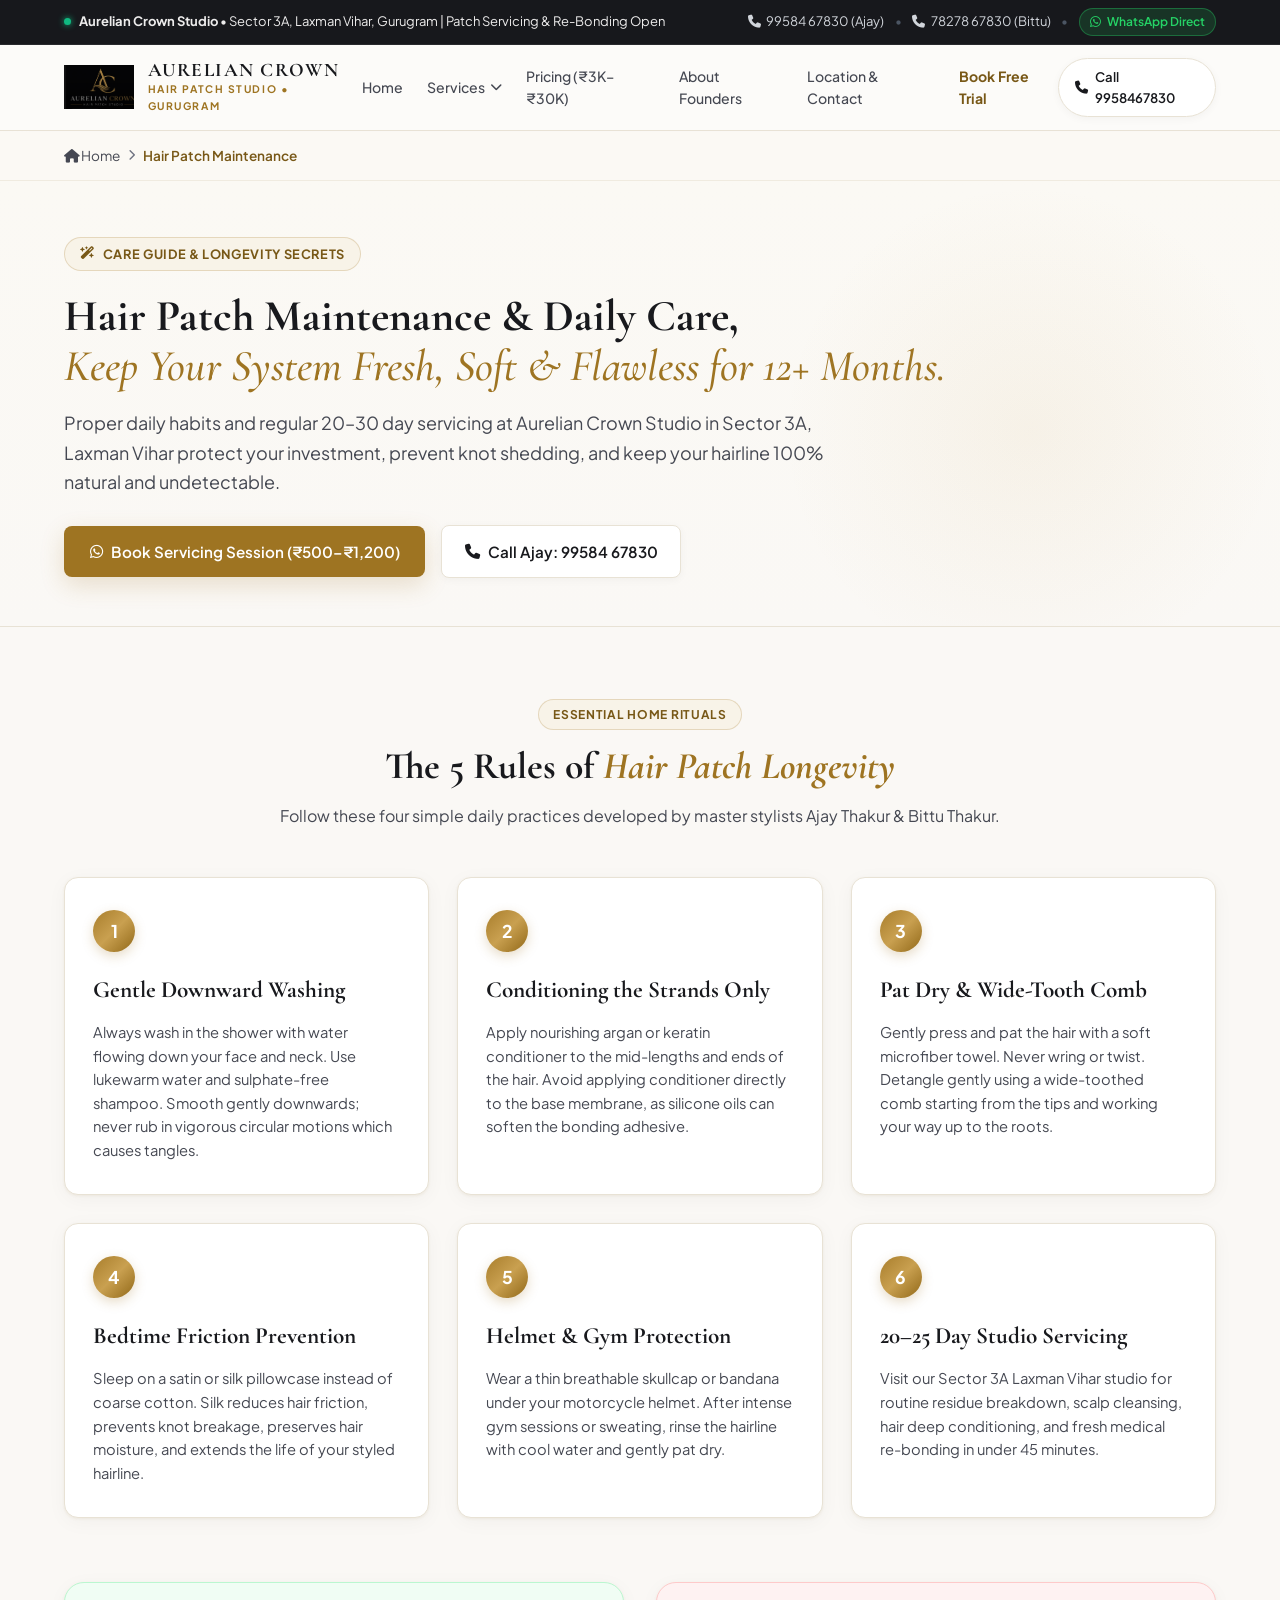
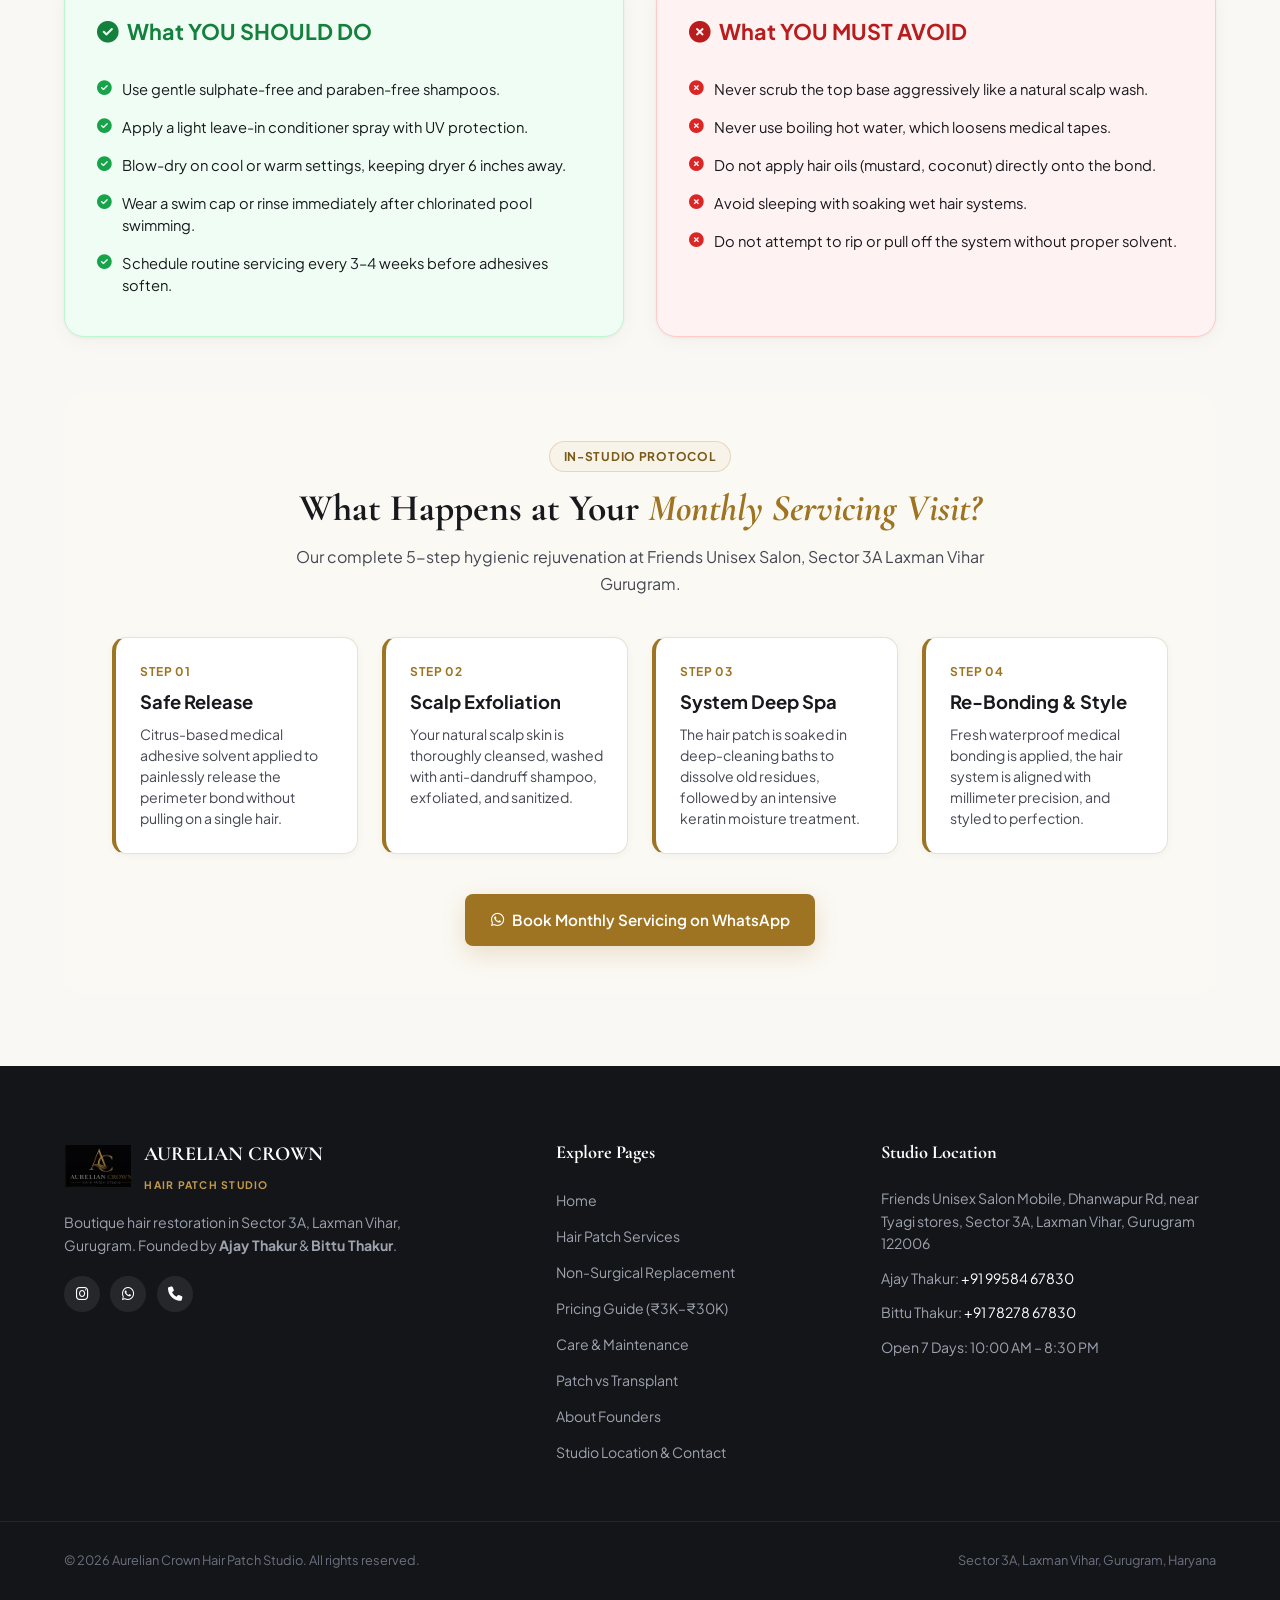
<file: hair-patch-maintenance.html>
<!DOCTYPE html>
<html lang="en">
<head>
  <meta charset="UTF-8">
  <meta name="viewport" content="width=device-width, initial-scale=1.0">
  
  <title>Hair Patch Maintenance & Care Guide | Washing, Taping & Servicing Gurugram</title>
  <meta name="title" content="Hair Patch Maintenance & Care Guide | Washing, Taping & Servicing Gurugram">
  <meta name="description" content="Expert hair patch maintenance and care manual by Ajay Thakur & Bittu Thakur at Aurelian Crown Gurugram. How to wash, style, sleep, workout, and schedule routine servicing. Prolong system lifespan to 12+ months.">
  <meta name="keywords" content="hair patch maintenance gurugram, how to wash hair patch, hair patch servicing gurgaon, hair patch re-bonding laxman vihar, hair patch care guide, ajay thakur, bittu thakur">
  <meta name="author" content="Ajay Thakur, Bittu Thakur">
  <meta name="robots" content="index, follow, max-image-preview:large">
  <link rel="canonical" href="https://aureliancrownhairpatchstudio.in/hair-patch-maintenance.html">

  <!-- Open Graph -->
  <meta property="og:type" content="article">
  <meta property="og:site_name" content="Aurelian Crown Hair Patch Studio">
  <meta property="og:url" content="https://aureliancrownhairpatchstudio.in/hair-patch-maintenance.html">
  <meta property="og:title" content="Hair Patch Maintenance & Care Guide | Aurelian Crown Studio">
  <meta property="og:description" content="Complete step-by-step hair patch home care and in-studio servicing guide by Ajay & Bittu Thakur in Gurugram.">
  <meta property="og:image" content="https://aureliancrownhairpatchstudio.in/assets/images/patch-bases.png">
  <meta property="og:locale" content="en_IN">

  <!-- Twitter Card -->
  <meta name="twitter:card" content="summary_large_image">
  <meta name="twitter:title" content="Hair Patch Maintenance & Care Guide | Aurelian Crown">
  <meta name="twitter:description" content="Step-by-step daily washing, drying, helmet care, and 25-day servicing schedule.">
  <meta name="twitter:image" content="https://aureliancrownhairpatchstudio.in/assets/images/patch-bases.png">

  <!-- Favicon -->
  <link rel="icon" type="image/png" href="assets/images/logo.png">
  <link rel="manifest" href="site.webmanifest">
  <meta name="theme-color" content="#9e7422">

  <!-- Fonts & Icons -->
  <link rel="preconnect" href="https://fonts.googleapis.com">
  <link rel="preconnect" href="https://fonts.gstatic.com" crossorigin>
  <link href="https://fonts.googleapis.com/css2?family=Cormorant+Garamond:ital,wght@0,500;0,600;0,700;1,400&family=Plus+Jakarta+Sans:wght@300;400;500;600;700;800&family=Playfair+Display:ital,wght@0,500;0,600;0,700;1,400&display=swap" rel="stylesheet">
  <link rel="stylesheet" href="https://cdnjs.cloudflare.com/ajax/libs/font-awesome/6.5.1/css/all.min.css">
  
  <link rel="stylesheet" href="style.css">

  <!-- Schema.org HowTo Schema -->
  <script type="application/ld+json">
  {
    "@context": "https://schema.org",
    "@type": "HowTo",
    "name": "How to Care for and Maintain a Hair Patch System",
    "description": "Step-by-step maintenance guide for washing, conditioning, drying, and sleeping with a non-surgical human hair patch to maximize lifespan and realism.",
    "step": [
      {
        "@type": "HowToStep",
        "name": "Washing with Sulphate-Free Shampoo",
        "text": "Use lukewarm water and gently glide sulphate-free shampoo from roots to ends with downward finger strokes. Never scrub in vigorous circles."
      },
      {
        "@type": "HowToStep",
        "name": "Deep Conditioning the Mid-Lengths",
        "text": "Apply argan or keratin conditioner to the hair shafts while avoiding the adhesive base line to prevent bond weakening."
      },
      {
        "@type": "HowToStep",
        "name": "Towel Blotting and Wide-Tooth Combing",
        "text": "Gently pat dry with a microfiber towel. Use a wide-tooth wooden or silicone comb starting from the tips and working upward."
      },
      {
        "@type": "HowToStep",
        "name": "Schedule Professional Servicing Every 20 to 30 Days",
        "text": "Visit Aurelian Crown Hair Patch Studio in Sector 3A Laxman Vihar Gurugram for complete scalp detox, residue removal, and fresh medical re-bonding."
      }
    ]
  }
  </script>

  <!-- Breadcrumbs Schema -->
  <script type="application/ld+json">
  {
    "@context": "https://schema.org",
    "@type": "BreadcrumbList",
    "itemListElement": [
      {
        "@type": "ListItem",
        "position": 1,
        "name": "Home",
        "item": "https://aureliancrownhairpatchstudio.in/"
      },
      {
        "@type": "ListItem",
        "position": 2,
        "name": "Hair Patch Maintenance",
        "item": "https://aureliancrownhairpatchstudio.in/hair-patch-maintenance.html"
      }
    ]
  }
  </script>
</head>
<body class="light-theme">

  <!-- Top Announcement Bar -->
  <div class="top-announcement-bar">
    <div class="container top-bar-flex">
      <div class="announcement-left">
        <span class="status-indicator"></span>
        <span class="announcement-text">
          <strong>Aurelian Crown Studio</strong> • Sector 3A, Laxman Vihar, Gurugram | Patch Servicing & Re-Bonding Open
        </span>
      </div>
      <div class="announcement-right">
        <a href="tel:+919958467830" class="top-call-link"><i class="fa-solid fa-phone"></i> 99584 67830 (Ajay)</a>
        <span class="sep">•</span>
        <a href="tel:+917827867830" class="top-call-link"><i class="fa-solid fa-phone"></i> 78278 67830 (Bittu)</a>
        <span class="sep">•</span>
        <a href="https://wa.me/919958467830?text=Hello%20Ajay%20Thakur,%20I%20want%20to%20book%20a%20Patch%20Servicing%20slot." target="_blank" class="top-wa-pill">
          <i class="fa-brands fa-whatsapp"></i> WhatsApp Direct
        </a>
      </div>
    </div>
  </div>

  <!-- Header -->
  <header class="main-header" id="header">
    <div class="container header-inner">
      <a href="index.html" class="brand-link">
        <img src="assets/images/logo.png" alt="Aurelian Crown Studio" class="brand-logo-img" width="44" height="44">
        <div class="brand-titles">
          <span class="brand-main">AURELIAN CROWN</span>
          <span class="brand-sub">HAIR PATCH STUDIO • GURUGRAM</span>
        </div>
      </a>

      <nav class="nav-menu" id="navMenu">
        <a href="index.html" class="nav-link">Home</a>
        <div class="nav-dropdown">
          <a href="hair-patch-services.html" class="nav-link dropdown-toggle active">
            Services <i class="fa-solid fa-chevron-down"></i>
          </a>
          <div class="dropdown-menu">
            <a href="hair-patch-services.html" class="dropdown-item">All Hair Patch Systems</a>
            <a href="non-surgical-hair-replacement.html" class="dropdown-item">Non-Surgical Replacement</a>
            <a href="hair-patch-maintenance.html" class="dropdown-item">Maintenance & Servicing</a>
            <a href="hair-patch-vs-hair-transplant.html" class="dropdown-item">Patch vs Transplant</a>
          </div>
        </div>
        <a href="pricing.html" class="nav-link">Pricing (₹3K–₹30K)</a>
        <a href="about.html" class="nav-link">About Founders</a>
        <a href="contact.html" class="nav-link">Location & Contact</a>
        <a href="consultation.html" class="nav-link nav-btn-consult">Book Free Trial</a>
      </nav>

      <div class="header-cta-block">
        <a href="tel:+919958467830" class="header-call-btn">
          <i class="fa-solid fa-phone"></i>
          <span>Call 9958467830</span>
        </a>
        <button class="mobile-menu-toggle" id="menuToggle" aria-label="Toggle navigation menu">
          <i class="fa-solid fa-bars"></i>
        </button>
      </div>
    </div>
  </header>

  <!-- Breadcrumb -->
  <nav class="breadcrumb-nav" aria-label="Breadcrumb">
    <div class="container">
      <ul class="breadcrumb-list">
        <li><a href="index.html"><i class="fa-solid fa-house"></i> Home</a></li>
        <li class="separator"><i class="fa-solid fa-chevron-right"></i></li>
        <li class="current" aria-current="page">Hair Patch Maintenance</li>
      </ul>
    </div>
  </nav>

  <!-- Subpage Hero -->
  <section class="subpage-hero">
    <div class="container">
      <div class="subpage-badge">
        <i class="fa-solid fa-wand-magic-sparkles"></i>
        <span>Care Guide & Longevity Secrets</span>
      </div>
      <h1 class="subpage-title">
        Hair Patch Maintenance & Daily Care, <br>
        <em>Keep Your System Fresh, Soft & Flawless for 12+ Months.</em>
      </h1>
      <p class="subpage-subtitle">
        Proper daily habits and regular 20–30 day servicing at Aurelian Crown Studio in Sector 3A, Laxman Vihar protect your investment, prevent knot shedding, and keep your hairline 100% natural and undetectable.
      </p>
      <div class="subpage-cta-row">
        <a href="https://wa.me/919958467830?text=Hello%20Ajay%20Thakur,%20I%20would%20like%20to%20schedule%20a%20Patch%20Servicing%20Session." target="_blank" class="btn-primary-gold">
          <i class="fa-brands fa-whatsapp"></i> Book Servicing Session (₹500–₹1,200)
        </a>
        <a href="tel:+919958467830" class="btn-secondary-white">
          <i class="fa-solid fa-phone"></i> Call Ajay: 99584 67830
        </a>
      </div>
    </div>
  </section>

  <!-- Step-by-Step Care Steps -->
  <section class="content-section">
    <div class="container">
      <div class="section-head-center">
        <span class="section-badge-pill">Essential Home Rituals</span>
        <h2 class="section-title-editorial">The 5 Rules of <em>Hair Patch Longevity</em></h2>
        <p class="section-desc-lead">Follow these four simple daily practices developed by master stylists Ajay Thakur & Bittu Thakur.</p>
      </div>

      <div class="care-steps-grid">
        <div class="care-card-box">
          <div class="care-number-circle">1</div>
          <h3>Gentle Downward Washing</h3>
          <p>Always wash in the shower with water flowing down your face and neck. Use lukewarm water and sulphate-free shampoo. Smooth gently downwards; never rub in vigorous circular motions which causes tangles.</p>
        </div>

        <div class="care-card-box">
          <div class="care-number-circle">2</div>
          <h3>Conditioning the Strands Only</h3>
          <p>Apply nourishing argan or keratin conditioner to the mid-lengths and ends of the hair. Avoid applying conditioner directly to the base membrane, as silicone oils can soften the bonding adhesive.</p>
        </div>

        <div class="care-card-box">
          <div class="care-number-circle">3</div>
          <h3>Pat Dry & Wide-Tooth Comb</h3>
          <p>Gently press and pat the hair with a soft microfiber towel. Never wring or twist. Detangle gently using a wide-toothed comb starting from the tips and working your way up to the roots.</p>
        </div>

        <div class="care-card-box">
          <div class="care-number-circle">4</div>
          <h3>Bedtime Friction Prevention</h3>
          <p>Sleep on a satin or silk pillowcase instead of coarse cotton. Silk reduces hair friction, prevents knot breakage, preserves hair moisture, and extends the life of your styled hairline.</p>
        </div>

        <div class="care-card-box">
          <div class="care-number-circle">5</div>
          <h3>Helmet & Gym Protection</h3>
          <p>Wear a thin breathable skullcap or bandana under your motorcycle helmet. After intense gym sessions or sweating, rinse the hairline with cool water and gently pat dry.</p>
        </div>

        <div class="care-card-box">
          <div class="care-number-circle">6</div>
          <h3>20–25 Day Studio Servicing</h3>
          <p>Visit our Sector 3A Laxman Vihar studio for routine residue breakdown, scalp cleansing, hair deep conditioning, and fresh medical re-bonding in under 45 minutes.</p>
        </div>
      </div>

      <!-- Do's and Don'ts Grid -->
      <div class="dos-donts-grid" style="margin-top: 4rem;">
        <div class="do-card">
          <h3><i class="fa-solid fa-circle-check"></i> What YOU SHOULD DO</h3>
          <ul class="check-list-styled">
            <li><i class="fa-solid fa-circle-check"></i> Use gentle sulphate-free and paraben-free shampoos.</li>
            <li><i class="fa-solid fa-circle-check"></i> Apply a light leave-in conditioner spray with UV protection.</li>
            <li><i class="fa-solid fa-circle-check"></i> Blow-dry on cool or warm settings, keeping dryer 6 inches away.</li>
            <li><i class="fa-solid fa-circle-check"></i> Wear a swim cap or rinse immediately after chlorinated pool swimming.</li>
            <li><i class="fa-solid fa-circle-check"></i> Schedule routine servicing every 3–4 weeks before adhesives soften.</li>
          </ul>
        </div>

        <div class="dont-card">
          <h3><i class="fa-solid fa-circle-xmark"></i> What YOU MUST AVOID</h3>
          <ul class="check-list-styled">
            <li><i class="fa-solid fa-circle-xmark"></i> Never scrub the top base aggressively like a natural scalp wash.</li>
            <li><i class="fa-solid fa-circle-xmark"></i> Never use boiling hot water, which loosens medical tapes.</li>
            <li><i class="fa-solid fa-circle-xmark"></i> Do not apply hair oils (mustard, coconut) directly onto the bond.</li>
            <li><i class="fa-solid fa-circle-xmark"></i> Avoid sleeping with soaking wet hair systems.</li>
            <li><i class="fa-solid fa-circle-xmark"></i> Do not attempt to rip or pull off the system without proper solvent.</li>
          </ul>
        </div>
      </div>

      <!-- Studio Servicing Overview -->
      <div class="content-section bg-warm" style="border-radius: var(--radius-lg); padding: 3rem; margin-top: 3.5rem;">
        <div class="section-head-center" style="margin-bottom: 2rem;">
          <span class="section-badge-pill">In-Studio Protocol</span>
          <h2 class="section-title-editorial">What Happens at Your <em>Monthly Servicing Visit?</em></h2>
          <p class="section-desc-lead">Our complete 5-step hygienic rejuvenation at Friends Unisex Salon, Sector 3A Laxman Vihar Gurugram.</p>
        </div>

        <div class="consultation-workflow-strip">
          <div class="consultation-step-pill">
            <span class="step-tag">Step 01</span>
            <h4>Safe Release</h4>
            <p>Citrus-based medical adhesive solvent applied to painlessly release the perimeter bond without pulling on a single hair.</p>
          </div>
          <div class="consultation-step-pill">
            <span class="step-tag">Step 02</span>
            <h4>Scalp Exfoliation</h4>
            <p>Your natural scalp skin is thoroughly cleansed, washed with anti-dandruff shampoo, exfoliated, and sanitized.</p>
          </div>
          <div class="consultation-step-pill">
            <span class="step-tag">Step 03</span>
            <h4>System Deep Spa</h4>
            <p>The hair patch is soaked in deep-cleaning baths to dissolve old residues, followed by an intensive keratin moisture treatment.</p>
          </div>
          <div class="consultation-step-pill">
            <span class="step-tag">Step 04</span>
            <h4>Re-Bonding & Style</h4>
            <p>Fresh waterproof medical bonding is applied, the hair system is aligned with millimeter precision, and styled to perfection.</p>
          </div>
        </div>

        <div style="text-align: center; margin-top: 2rem;">
          <a href="https://wa.me/919958467830?text=Hi%20Ajay%20Thakur,%20I%20would%20like%20to%20book%20a%20Hair%20Patch%20Servicing%20slot." target="_blank" class="btn-primary-gold">
            <i class="fa-brands fa-whatsapp"></i> Book Monthly Servicing on WhatsApp
          </a>
        </div>
      </div>

    </div>
  </section>

  <!-- Sticky Bottom Quick Action Bar for Mobile -->
  <div class="mobile-sticky-bar">
    <a href="tel:+919958467830" class="mob-btn mob-call-ajay"><i class="fa-solid fa-phone"></i><span>Call Ajay</span></a>
    <a href="tel:+917827867830" class="mob-btn mob-call-bittu"><i class="fa-solid fa-phone"></i><span>Call Bittu</span></a>
    <a href="https://wa.me/919958467830?text=Hello%20Ajay%20Thakur,%20I%20need%20Hair%20Patch%20Servicing." target="_blank" class="mob-btn mob-wa">
      <i class="fa-brands fa-whatsapp"></i><span>WhatsApp</span>
    </a>
  </div>

  <!-- Footer -->
  <footer class="clean-footer">
    <div class="container footer-grid">
      <div class="footer-about">
        <div class="footer-brand">
          <img src="assets/images/logo.png" alt="Aurelian Crown Logo" class="footer-logo" width="38" height="38">
          <div>
            <h4>AURELIAN CROWN</h4>
            <span>HAIR PATCH STUDIO</span>
          </div>
        </div>
        <p>Boutique hair restoration in Sector 3A, Laxman Vihar, Gurugram. Founded by <strong>Ajay Thakur</strong> & <strong>Bittu Thakur</strong>.</p>
        <div class="footer-social-links">
          <a href="https://www.instagram.com/aureliancrownhairpatchstudio" target="_blank" aria-label="Instagram"><i class="fa-brands fa-instagram"></i></a>
          <a href="https://wa.me/919958467830" target="_blank" aria-label="WhatsApp"><i class="fa-brands fa-whatsapp"></i></a>
          <a href="tel:+919958467830" aria-label="Phone"><i class="fa-solid fa-phone"></i></a>
        </div>
      </div>

      <div class="footer-col">
        <h5>Explore Pages</h5>
        <ul class="footer-menu">
          <li><a href="index.html">Home</a></li>
          <li><a href="hair-patch-services.html">Hair Patch Services</a></li>
          <li><a href="non-surgical-hair-replacement.html">Non-Surgical Replacement</a></li>
          <li><a href="pricing.html">Pricing Guide (₹3K–₹30K)</a></li>
          <li><a href="hair-patch-maintenance.html">Care & Maintenance</a></li>
          <li><a href="hair-patch-vs-hair-transplant.html">Patch vs Transplant</a></li>
          <li><a href="about.html">About Founders</a></li>
          <li><a href="contact.html">Studio Location & Contact</a></li>
        </ul>
      </div>

      <div class="footer-col">
        <h5>Studio Location</h5>
        <ul class="footer-contact-info">
          <li>Friends Unisex Salon Mobile, Dhanwapur Rd, near Tyagi stores, Sector 3A, Laxman Vihar, Gurugram 122006</li>
          <li>Ajay Thakur: <a href="tel:+919958467830">+91 99584 67830</a></li>
          <li>Bittu Thakur: <a href="tel:+917827867830">+91 78278 67830</a></li>
          <li>Open 7 Days: 10:00 AM – 8:30 PM</li>
        </ul>
      </div>
    </div>

    <div class="footer-bottom-bar">
      <div class="container footer-bottom-flex">
        <span>© 2026 Aurelian Crown Hair Patch Studio. All rights reserved.</span>
        <span>Sector 3A, Laxman Vihar, Gurugram, Haryana</span>
      </div>
    </div>
  </footer>

  <script src="script.js"></script>
</body>
</html>
</file>
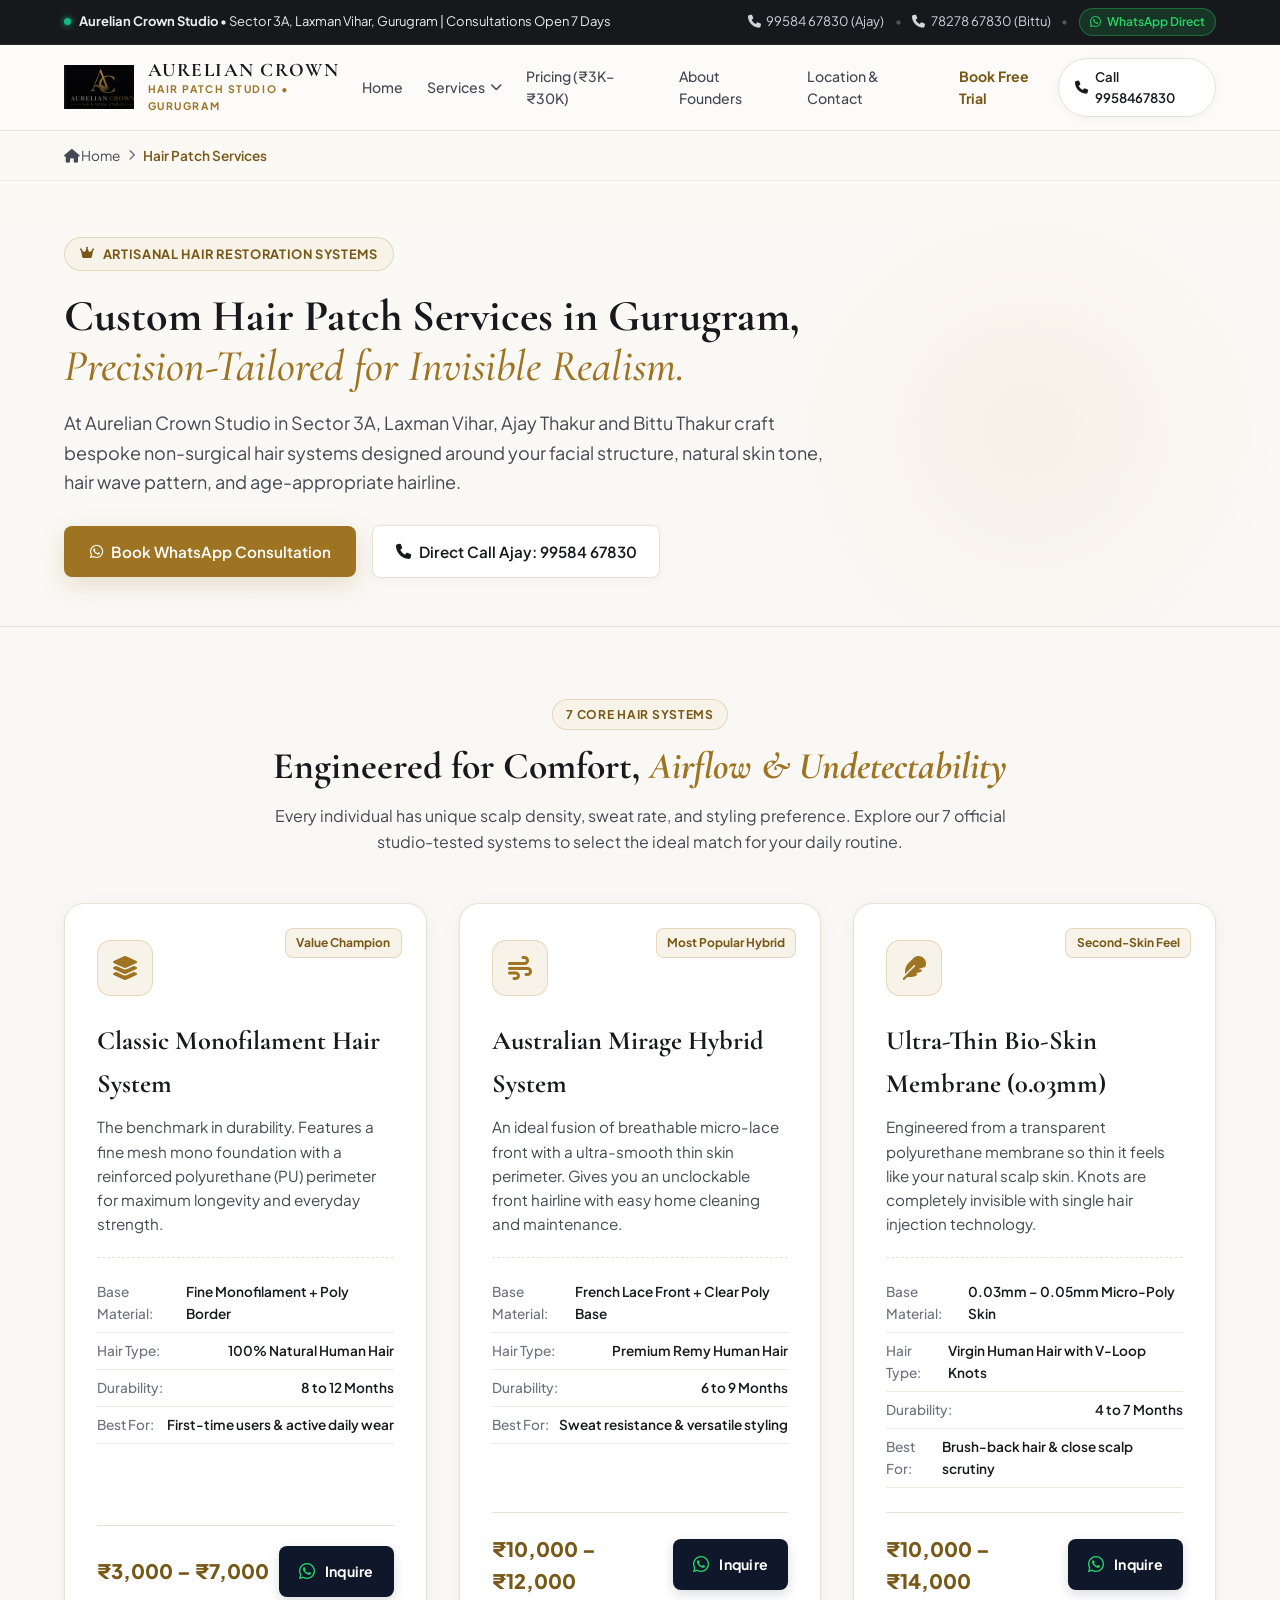
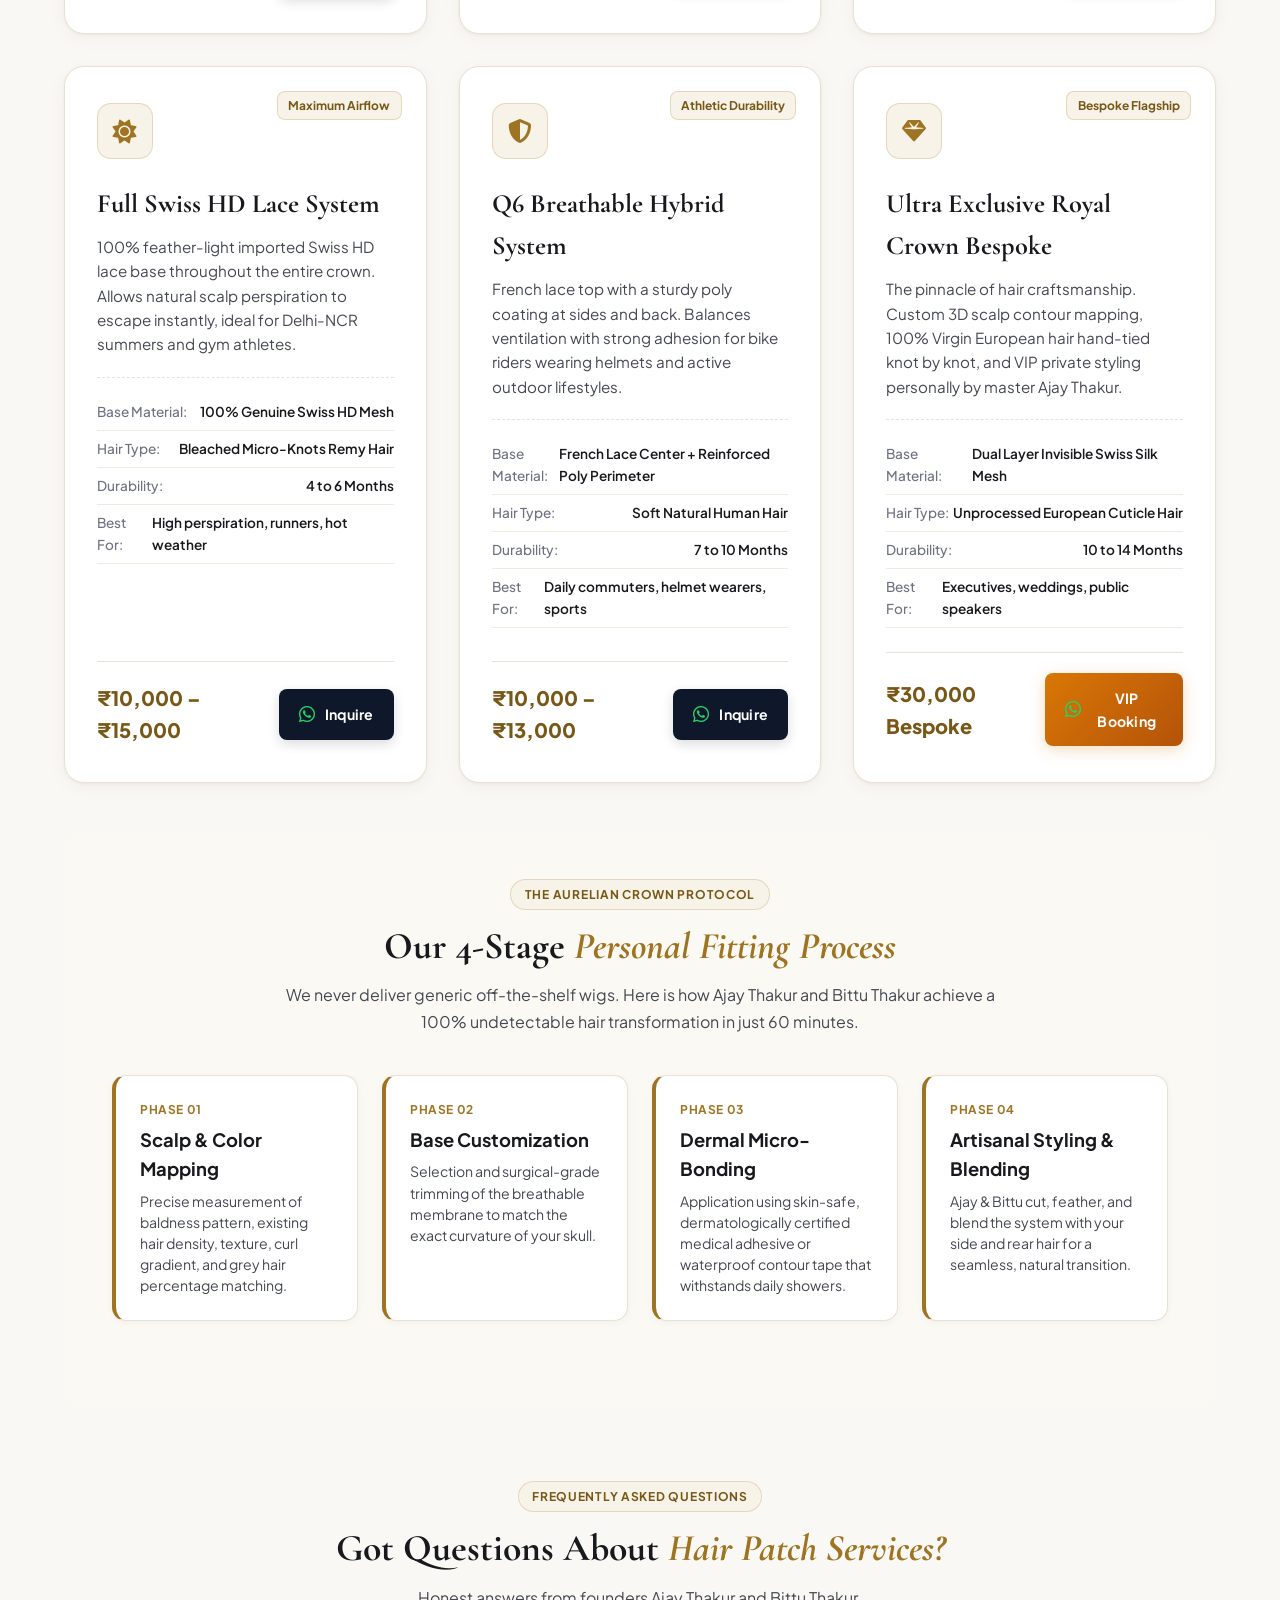
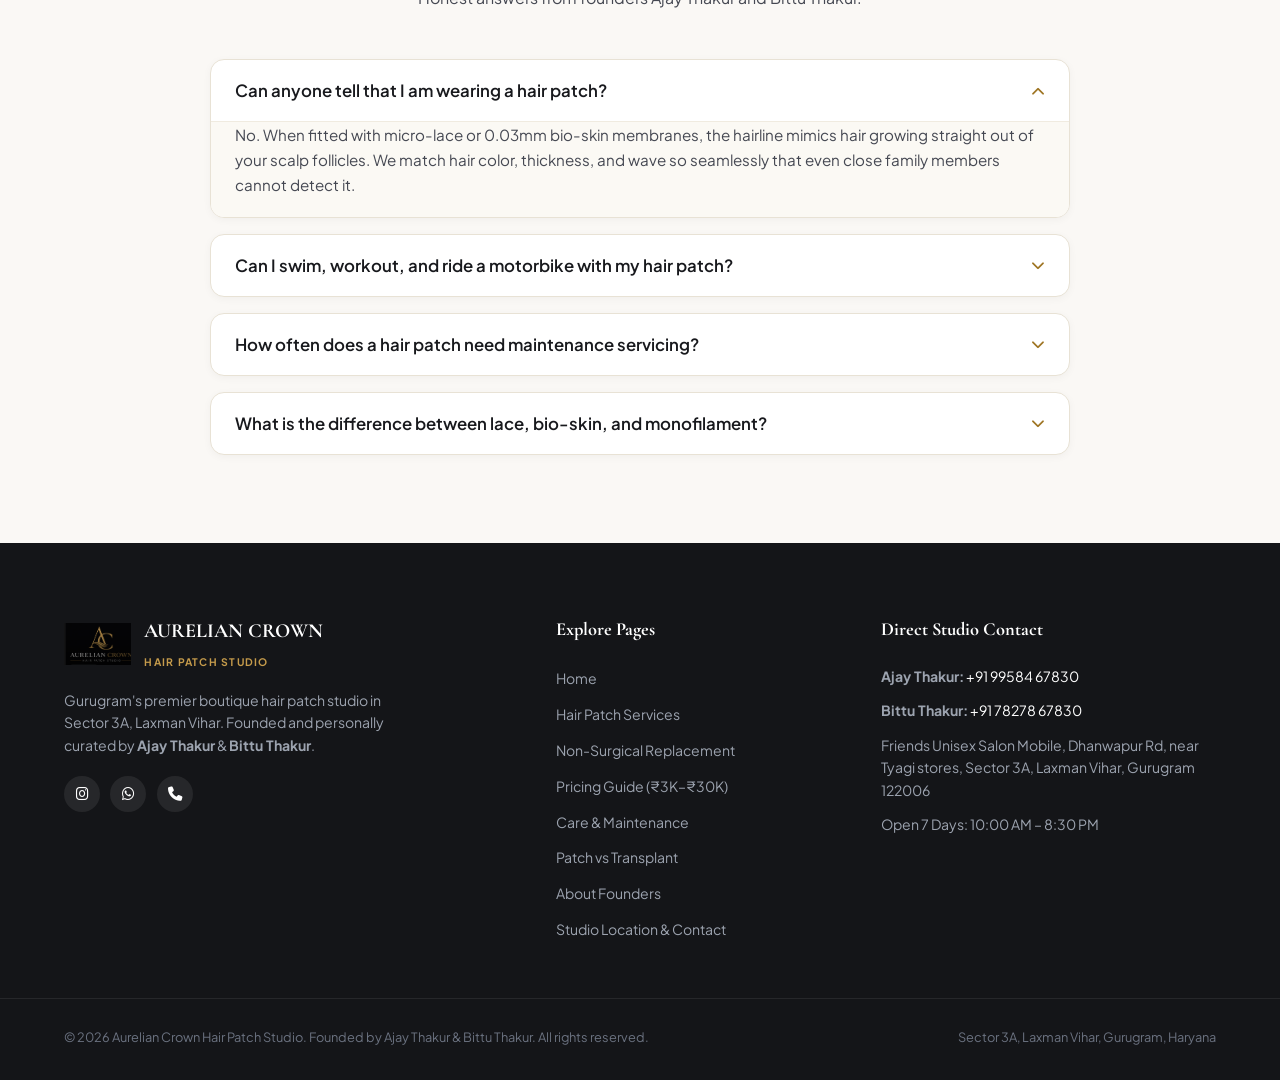
<file: hair-patch-services.html>
<!DOCTYPE html>
<html lang="en">
<head>
  <meta charset="UTF-8">
  <meta name="viewport" content="width=device-width, initial-scale=1.0">
  
  <title>Hair Patch Services in Gurugram | Swiss Lace, Bio-Skin & Monofilament Systems</title>
  <meta name="title" content="Hair Patch Services in Gurugram | Swiss Lace, Bio-Skin & Monofilament Systems">
  <meta name="description" content="Explore custom breathable hair patch services in Sector 3A Laxman Vihar, Gurugram by Ajay Thakur & Bittu Thakur. 100% natural human hair systems: Swiss HD Lace, 0.03mm Bio-Skin, Silk Top & Monofilament. Instant fitting. Call 9958467830.">
  <meta name="keywords" content="hair patch services gurugram, hair patch gurgaon, swiss lace hair patch gurgaon, bio skin hair patch gurugram, monofilament hair system gurgaon, hair replacement service sector 3a laxman vihar, ajay thakur hair patch, bittu thakur hair patch">
  <meta name="author" content="Ajay Thakur, Bittu Thakur">
  <meta name="robots" content="index, follow, max-image-preview:large">
  <link rel="canonical" href="https://aureliancrownhairpatchstudio.in/hair-patch-services.html">

  <!-- Open Graph -->
  <meta property="og:type" content="website">
  <meta property="og:site_name" content="Aurelian Crown Hair Patch Studio">
  <meta property="og:url" content="https://aureliancrownhairpatchstudio.in/hair-patch-services.html">
  <meta property="og:title" content="Hair Patch Services in Gurugram | Aurelian Crown Studio">
  <meta property="og:description" content="Custom breathable human hair patch systems in Sector 3A, Laxman Vihar, Gurugram. Fitted by Ajay Thakur & Bittu Thakur.">
  <meta property="og:image" content="https://aureliancrownhairpatchstudio.in/assets/images/catalogue-australian.png">
  <meta property="og:locale" content="en_IN">

  <!-- Twitter Card -->
  <meta name="twitter:card" content="summary_large_image">
  <meta name="twitter:title" content="Hair Patch Services in Gurugram | Aurelian Crown">
  <meta name="twitter:description" content="100% Natural Human Hair Systems: Swiss Lace, Bio-Skin, Monofilament in Gurugram.">
  <meta name="twitter:image" content="https://aureliancrownhairpatchstudio.in/assets/images/catalogue-australian.png">

  <!-- Favicon -->
  <link rel="icon" type="image/png" href="assets/images/logo.png">
  <link rel="manifest" href="site.webmanifest">
  <meta name="theme-color" content="#9e7422">

  <!-- Fonts & Icons -->
  <link rel="preconnect" href="https://fonts.googleapis.com">
  <link rel="preconnect" href="https://fonts.gstatic.com" crossorigin>
  <link href="https://fonts.googleapis.com/css2?family=Cormorant+Garamond:ital,wght@0,500;0,600;0,700;1,400&family=Plus+Jakarta+Sans:wght@300;400;500;600;700;800&family=Playfair+Display:ital,wght@0,500;0,600;0,700;1,400&display=swap" rel="stylesheet">
  <link rel="stylesheet" href="https://cdnjs.cloudflare.com/ajax/libs/font-awesome/6.5.1/css/all.min.css">
  
  <link rel="stylesheet" href="style.css">

  <!-- Schema.org Markup -->
  <script type="application/ld+json">
  {
    "@context": "https://schema.org",
    "@type": "Service",
    "name": "Hair Patch & Non-Surgical Hair Replacement Services",
    "serviceType": "Hair Replacement Service",
    "provider": {
      "@type": "HairSalon",
      "name": "Aurelian Crown Hair Patch Studio",
      "telephone": ["+919958467830", "+917827867830"],
      "url": "https://aureliancrownhairpatchstudio.in/",
      "address": {
        "@type": "PostalAddress",
        "streetAddress": "Sector 3A, Laxman Vihar",
        "addressLocality": "Gurugram",
        "addressRegion": "Haryana",
        "postalCode": "122006",
        "addressCountry": "IN"
      }
    },
    "areaServed": {
      "@type": "City",
      "name": "Gurugram"
    },
    "description": "Comprehensive custom hair patch services including Swiss HD Lace, Ultra-Thin Bio-Skin, Monofilament, French Mirage, and bespoke European hair systems tailored to natural scalp contours.",
    "offers": {
      "@type": "AggregateOffer",
      "lowPrice": "3000",
      "highPrice": "30000",
      "priceCurrency": "INR"
    }
  }
  </script>

  <!-- BreadcrumbList Schema -->
  <script type="application/ld+json">
  {
    "@context": "https://schema.org",
    "@type": "BreadcrumbList",
    "itemListElement": [
      {
        "@type": "ListItem",
        "position": 1,
        "name": "Home",
        "item": "https://aureliancrownhairpatchstudio.in/"
      },
      {
        "@type": "ListItem",
        "position": 2,
        "name": "Hair Patch Services",
        "item": "https://aureliancrownhairpatchstudio.in/hair-patch-services.html"
      }
    ]
  }
  </script>
</head>
<body class="light-theme">

  <!-- Top Consultation Bar -->
  <div class="top-announcement-bar">
    <div class="container top-bar-flex">
      <div class="announcement-left">
        <span class="status-indicator"></span>
        <span class="announcement-text">
          <strong>Aurelian Crown Studio</strong> • Sector 3A, Laxman Vihar, Gurugram | Consultations Open 7 Days
        </span>
      </div>
      <div class="announcement-right">
        <a href="tel:+919958467830" class="top-call-link">
          <i class="fa-solid fa-phone"></i> 99584 67830 (Ajay)
        </a>
        <span class="sep">•</span>
        <a href="tel:+917827867830" class="top-call-link">
          <i class="fa-solid fa-phone"></i> 78278 67830 (Bittu)
        </a>
        <span class="sep">•</span>
        <a href="https://wa.me/919958467830?text=Hello%20Ajay%20Thakur,%20I%20am%20inquiring%20about%20Hair%20Patch%20Services." target="_blank" class="top-wa-pill">
          <i class="fa-brands fa-whatsapp"></i> WhatsApp Direct
        </a>
      </div>
    </div>
  </div>

  <!-- Header -->
  <header class="main-header" id="header">
    <div class="container header-inner">
      <a href="index.html" class="brand-link">
        <img src="assets/images/logo.png" alt="Aurelian Crown Studio Logo" class="brand-logo-img" width="44" height="44">
        <div class="brand-titles">
          <span class="brand-main">AURELIAN CROWN</span>
          <span class="brand-sub">HAIR PATCH STUDIO • GURUGRAM</span>
        </div>
      </a>

      <nav class="nav-menu" id="navMenu">
        <a href="index.html" class="nav-link">Home</a>
        <div class="nav-dropdown">
          <a href="hair-patch-services.html" class="nav-link dropdown-toggle active">
            Services <i class="fa-solid fa-chevron-down"></i>
          </a>
          <div class="dropdown-menu">
            <a href="hair-patch-services.html" class="dropdown-item">All Hair Patch Systems</a>
            <a href="non-surgical-hair-replacement.html" class="dropdown-item">Non-Surgical Replacement</a>
            <a href="hair-patch-maintenance.html" class="dropdown-item">Maintenance & Servicing</a>
            <a href="hair-patch-vs-hair-transplant.html" class="dropdown-item">Patch vs Transplant</a>
          </div>
        </div>
        <a href="pricing.html" class="nav-link">Pricing (₹3K–₹30K)</a>
        <a href="about.html" class="nav-link">About Founders</a>
        <a href="contact.html" class="nav-link">Location & Contact</a>
        <a href="consultation.html" class="nav-link nav-btn-consult">Book Free Trial</a>
      </nav>

      <div class="header-cta-block">
        <a href="tel:+919958467830" class="header-call-btn">
          <i class="fa-solid fa-phone"></i>
          <span>Call 9958467830</span>
        </a>
        <button class="mobile-menu-toggle" id="menuToggle" aria-label="Toggle navigation menu">
          <i class="fa-solid fa-bars"></i>
        </button>
      </div>
    </div>
  </header>

  <!-- Breadcrumb -->
  <nav class="breadcrumb-nav" aria-label="Breadcrumb">
    <div class="container">
      <ul class="breadcrumb-list">
        <li><a href="index.html"><i class="fa-solid fa-house"></i> Home</a></li>
        <li class="separator"><i class="fa-solid fa-chevron-right"></i></li>
        <li class="current" aria-current="page">Hair Patch Services</li>
      </ul>
    </div>
  </nav>

  <!-- Subpage Hero -->
  <section class="subpage-hero">
    <div class="container">
      <div class="subpage-badge">
        <i class="fa-solid fa-crown"></i>
        <span>Artisanal Hair Restoration Systems</span>
      </div>
      <h1 class="subpage-title">
        Custom Hair Patch Services in Gurugram, <br>
        <em>Precision-Tailored for Invisible Realism.</em>
      </h1>
      <p class="subpage-subtitle">
        At Aurelian Crown Studio in Sector 3A, Laxman Vihar, Ajay Thakur and Bittu Thakur craft bespoke non-surgical hair systems designed around your facial structure, natural skin tone, hair wave pattern, and age-appropriate hairline.
      </p>
      <div class="subpage-cta-row">
        <a href="https://wa.me/919958467830?text=Hello%20Ajay%20Thakur,%20I%20would%20like%20to%20consult%20about%20Hair%20Patch%20Systems." target="_blank" class="btn-primary-gold">
          <i class="fa-brands fa-whatsapp"></i> Book WhatsApp Consultation
        </a>
        <a href="tel:+919958467830" class="btn-secondary-white">
          <i class="fa-solid fa-phone"></i> Direct Call Ajay: 99584 67830
        </a>
      </div>
    </div>
  </section>

  <!-- Main Content: Detailed Systems Breakdown -->
  <section class="content-section">
    <div class="container">
      <div class="section-head-center">
        <span class="section-badge-pill">7 Core Hair Systems</span>
        <h2 class="section-title-editorial">Engineered for Comfort, <em>Airflow & Undetectability</em></h2>
        <p class="section-desc-lead">
          Every individual has unique scalp density, sweat rate, and styling preference. Explore our 7 official studio-tested systems to select the ideal match for your daily routine.
        </p>
      </div>

      <div class="service-cards-grid">
        
        <!-- System 1 -->
        <article class="service-card-luxury">
          <span class="service-card-tag">Value Champion</span>
          <div class="service-icon-box"><i class="fa-solid fa-layer-group"></i></div>
          <h3>Classic Monofilament Hair System</h3>
          <p>
            The benchmark in durability. Features a fine mesh mono foundation with a reinforced polyurethane (PU) perimeter for maximum longevity and everyday strength.
          </p>
          <ul class="specs-list-clean">
            <li><span>Base Material:</span> <span>Fine Monofilament + Poly Border</span></li>
            <li><span>Hair Type:</span> <span>100% Natural Human Hair</span></li>
            <li><span>Durability:</span> <span>8 to 12 Months</span></li>
            <li><span>Best For:</span> <span>First-time users & active daily wear</span></li>
          </ul>
          <div class="service-card-footer">
            <span class="service-price-text">₹3,000 – ₹7,000</span>
            <a href="https://wa.me/919958467830?text=Hi%20Ajay%20Thakur,%20I%20am%20interested%20in%20the%20Monofilament%20Hair%20Patch%20(₹3,000)." target="_blank" class="btn-select-tier">
              <i class="fa-brands fa-whatsapp"></i> Inquire
            </a>
          </div>
        </article>

        <!-- System 2 -->
        <article class="service-card-luxury">
          <span class="service-card-tag">Most Popular Hybrid</span>
          <div class="service-icon-box"><i class="fa-solid fa-wind"></i></div>
          <h3>Australian Mirage Hybrid System</h3>
          <p>
            An ideal fusion of breathable micro-lace front with a ultra-smooth thin skin perimeter. Gives you an unclockable front hairline with easy home cleaning and maintenance.
          </p>
          <ul class="specs-list-clean">
            <li><span>Base Material:</span> <span>French Lace Front + Clear Poly Base</span></li>
            <li><span>Hair Type:</span> <span>Premium Remy Human Hair</span></li>
            <li><span>Durability:</span> <span>6 to 9 Months</span></li>
            <li><span>Best For:</span> <span>Sweat resistance & versatile styling</span></li>
          </ul>
          <div class="service-card-footer">
            <span class="service-price-text">₹10,000 – ₹12,000</span>
            <a href="https://wa.me/919958467830?text=Hi%20Ajay%20Thakur,%20I%20am%20interested%20in%20the%20Australian%20Mirage%20System." target="_blank" class="btn-select-tier">
              <i class="fa-brands fa-whatsapp"></i> Inquire
            </a>
          </div>
        </article>

        <!-- System 3 -->
        <article class="service-card-luxury">
          <span class="service-card-tag">Second-Skin Feel</span>
          <div class="service-icon-box"><i class="fa-solid fa-feather"></i></div>
          <h3>Ultra-Thin Bio-Skin Membrane (0.03mm)</h3>
          <p>
            Engineered from a transparent polyurethane membrane so thin it feels like your natural scalp skin. Knots are completely invisible with single hair injection technology.
          </p>
          <ul class="specs-list-clean">
            <li><span>Base Material:</span> <span>0.03mm – 0.05mm Micro-Poly Skin</span></li>
            <li><span>Hair Type:</span> <span>Virgin Human Hair with V-Loop Knots</span></li>
            <li><span>Durability:</span> <span>4 to 7 Months</span></li>
            <li><span>Best For:</span> <span>Brush-back hair & close scalp scrutiny</span></li>
          </ul>
          <div class="service-card-footer">
            <span class="service-price-text">₹10,000 – ₹14,000</span>
            <a href="https://wa.me/919958467830?text=Hi%20Ajay%20Thakur,%20I%20want%20to%20know%20more%20about%20Ultra-Thin%20Bio-Skin%20Patch." target="_blank" class="btn-select-tier">
              <i class="fa-brands fa-whatsapp"></i> Inquire
            </a>
          </div>
        </article>

        <!-- System 4 -->
        <article class="service-card-luxury">
          <span class="service-card-tag">Maximum Airflow</span>
          <div class="service-icon-box"><i class="fa-solid fa-sun"></i></div>
          <h3>Full Swiss HD Lace System</h3>
          <p>
            100% feather-light imported Swiss HD lace base throughout the entire crown. Allows natural scalp perspiration to escape instantly, ideal for Delhi-NCR summers and gym athletes.
          </p>
          <ul class="specs-list-clean">
            <li><span>Base Material:</span> <span>100% Genuine Swiss HD Mesh</span></li>
            <li><span>Hair Type:</span> <span>Bleached Micro-Knots Remy Hair</span></li>
            <li><span>Durability:</span> <span>4 to 6 Months</span></li>
            <li><span>Best For:</span> <span>High perspiration, runners, hot weather</span></li>
          </ul>
          <div class="service-card-footer">
            <span class="service-price-text">₹10,000 – ₹15,000</span>
            <a href="https://wa.me/919958467830?text=Hi%20Ajay%20Thakur,%20I%20am%20interested%20in%20Full%20Swiss%20HD%20Lace%20System." target="_blank" class="btn-select-tier">
              <i class="fa-brands fa-whatsapp"></i> Inquire
            </a>
          </div>
        </article>

        <!-- System 5 -->
        <article class="service-card-luxury">
          <span class="service-card-tag">Athletic Durability</span>
          <div class="service-icon-box"><i class="fa-solid fa-shield-halved"></i></div>
          <h3>Q6 Breathable Hybrid System</h3>
          <p>
            French lace top with a sturdy poly coating at sides and back. Balances ventilation with strong adhesion for bike riders wearing helmets and active outdoor lifestyles.
          </p>
          <ul class="specs-list-clean">
            <li><span>Base Material:</span> <span>French Lace Center + Reinforced Poly Perimeter</span></li>
            <li><span>Hair Type:</span> <span>Soft Natural Human Hair</span></li>
            <li><span>Durability:</span> <span>7 to 10 Months</span></li>
            <li><span>Best For:</span> <span>Daily commuters, helmet wearers, sports</span></li>
          </ul>
          <div class="service-card-footer">
            <span class="service-price-text">₹10,000 – ₹13,000</span>
            <a href="https://wa.me/919958467830?text=Hi%20Ajay%20Thakur,%20I%20am%20interested%20in%20the%20Q6%20Hybrid%20System." target="_blank" class="btn-select-tier">
              <i class="fa-brands fa-whatsapp"></i> Inquire
            </a>
          </div>
        </article>

        <!-- System 6 -->
        <article class="service-card-luxury">
          <span class="service-card-tag">Bespoke Flagship</span>
          <div class="service-icon-box"><i class="fa-solid fa-gem"></i></div>
          <h3>Ultra Exclusive Royal Crown Bespoke</h3>
          <p>
            The pinnacle of hair craftsmanship. Custom 3D scalp contour mapping, 100% Virgin European hair hand-tied knot by knot, and VIP private styling personally by master Ajay Thakur.
          </p>
          <ul class="specs-list-clean">
            <li><span>Base Material:</span> <span>Dual Layer Invisible Swiss Silk Mesh</span></li>
            <li><span>Hair Type:</span> <span>Unprocessed European Cuticle Hair</span></li>
            <li><span>Durability:</span> <span>10 to 14 Months</span></li>
            <li><span>Best For:</span> <span>Executives, weddings, public speakers</span></li>
          </ul>
          <div class="service-card-footer">
            <span class="service-price-text">₹30,000 Bespoke</span>
            <a href="https://wa.me/919958467830?text=Hi%20Ajay%20Thakur,%20I%20want%20VIP%20consultation%20for%20Ultra%20Exclusive%20Royal%20Crown%20(₹30,000)." target="_blank" class="btn-select-tier btn-select-tier-gold">
              <i class="fa-brands fa-whatsapp"></i> VIP Booking
            </a>
          </div>
        </article>

      </div>

      <!-- Studio Customization Process -->
      <div class="content-section bg-warm" style="border-radius: var(--radius-lg); padding: 3rem;">
        <div class="section-head-center" style="margin-bottom: 2rem;">
          <span class="section-badge-pill">The Aurelian Crown Protocol</span>
          <h2 class="section-title-editorial">Our 4-Stage <em>Personal Fitting Process</em></h2>
          <p class="section-desc-lead">
            We never deliver generic off-the-shelf wigs. Here is how Ajay Thakur and Bittu Thakur achieve a 100% undetectable hair transformation in just 60 minutes.
          </p>
        </div>

        <div class="consultation-workflow-strip">
          <div class="consultation-step-pill">
            <span class="step-tag">Phase 01</span>
            <h4>Scalp & Color Mapping</h4>
            <p>Precise measurement of baldness pattern, existing hair density, texture, curl gradient, and grey hair percentage matching.</p>
          </div>
          <div class="consultation-step-pill">
            <span class="step-tag">Phase 02</span>
            <h4>Base Customization</h4>
            <p>Selection and surgical-grade trimming of the breathable membrane to match the exact curvature of your skull.</p>
          </div>
          <div class="consultation-step-pill">
            <span class="step-tag">Phase 03</span>
            <h4>Dermal Micro-Bonding</h4>
            <p>Application using skin-safe, dermatologically certified medical adhesive or waterproof contour tape that withstands daily showers.</p>
          </div>
          <div class="consultation-step-pill">
            <span class="step-tag">Phase 04</span>
            <h4>Artisanal Styling & Blending</h4>
            <p>Ajay & Bittu cut, feather, and blend the system with your side and rear hair for a seamless, natural transition.</p>
          </div>
        </div>
      </div>

      <!-- FAQs Section -->
      <div style="margin-top: 4.5rem;">
        <div class="section-head-center">
          <span class="section-badge-pill">Frequently Asked Questions</span>
          <h2 class="section-title-editorial">Got Questions About <em>Hair Patch Services?</em></h2>
          <p class="section-desc-lead">Honest answers from founders Ajay Thakur and Bittu Thakur.</p>
        </div>

        <div class="faq-accordion-group">
          <div class="faq-item-card active">
            <button class="faq-question-btn">
              <span>Can anyone tell that I am wearing a hair patch?</span>
              <i class="fa-solid fa-chevron-down"></i>
            </button>
            <div class="faq-answer-panel" style="display: block;">
              <p>No. When fitted with micro-lace or 0.03mm bio-skin membranes, the hairline mimics hair growing straight out of your scalp follicles. We match hair color, thickness, and wave so seamlessly that even close family members cannot detect it.</p>
            </div>
          </div>

          <div class="faq-item-card">
            <button class="faq-question-btn">
              <span>Can I swim, workout, and ride a motorbike with my hair patch?</span>
              <i class="fa-solid fa-chevron-down"></i>
            </button>
            <div class="faq-answer-panel">
              <p>Yes, 100%. Our medical-grade adhesives and German bonding tapes are fully waterproof and sweat-resistant. You can take warm showers, swim in chlorinated pools, hit heavy gym sessions, and wear tight motorbike helmets without any fear of displacement.</p>
            </div>
          </div>

          <div class="faq-item-card">
            <button class="faq-question-btn">
              <span>How often does a hair patch need maintenance servicing?</span>
              <i class="fa-solid fa-chevron-down"></i>
            </button>
            <div class="faq-answer-panel">
              <p>Typically every 20 to 30 days. During your servicing session at our Sector 3A Laxman Vihar studio, we gently remove the system, deep clean and condition the hair, cleanse your scalp, apply fresh medical adhesive, and re-style your hair in under 45 minutes.</p>
            </div>
          </div>

          <div class="faq-item-card">
            <button class="faq-question-btn">
              <span>What is the difference between lace, bio-skin, and monofilament?</span>
              <i class="fa-solid fa-chevron-down"></i>
            </button>
            <div class="faq-answer-panel">
              <p>Monofilament offers maximum durability (8–12 months); Swiss Lace provides maximum breathability and invisible front hairlines; Bio-Skin offers a skin-like knotless contact with the scalp. We help you choose the best combination during your free studio consultation.</p>
            </div>
          </div>
        </div>
      </div>

    </div>
  </section>

  <!-- Sticky Bottom Quick Action Bar for Mobile -->
  <div class="mobile-sticky-bar">
    <a href="tel:+919958467830" class="mob-btn mob-call-ajay">
      <i class="fa-solid fa-phone"></i>
      <span>Call Ajay</span>
    </a>
    <a href="tel:+917827867830" class="mob-btn mob-call-bittu">
      <i class="fa-solid fa-phone"></i>
      <span>Call Bittu</span>
    </a>
    <a href="https://wa.me/919958467830?text=Hello%20Ajay%20Thakur,%20I%20am%20interested%20in%20Hair%20Patch%20Services." target="_blank" class="mob-btn mob-wa">
      <i class="fa-brands fa-whatsapp"></i>
      <span>WhatsApp</span>
    </a>
  </div>

  <!-- Footer -->
  <footer class="clean-footer">
    <div class="container footer-grid">
      <div class="footer-about">
        <div class="footer-brand">
          <img src="assets/images/logo.png" alt="Aurelian Crown Studio Logo" class="footer-logo" width="38" height="38">
          <div>
            <h4>AURELIAN CROWN</h4>
            <span>HAIR PATCH STUDIO</span>
          </div>
        </div>
        <p>
          Gurugram's premier boutique hair patch studio in Sector 3A, Laxman Vihar. Founded and personally curated by <strong>Ajay Thakur</strong> & <strong>Bittu Thakur</strong>.
        </p>
        <div class="footer-social-links">
          <a href="https://www.instagram.com/aureliancrownhairpatchstudio" target="_blank" aria-label="Instagram"><i class="fa-brands fa-instagram"></i></a>
          <a href="https://wa.me/919958467830" target="_blank" aria-label="WhatsApp"><i class="fa-brands fa-whatsapp"></i></a>
          <a href="tel:+919958467830" aria-label="Call Studio"><i class="fa-solid fa-phone"></i></a>
        </div>
      </div>

      <div class="footer-col">
        <h5>Explore Pages</h5>
        <ul class="footer-menu">
          <li><a href="index.html">Home</a></li>
          <li><a href="hair-patch-services.html">Hair Patch Services</a></li>
          <li><a href="non-surgical-hair-replacement.html">Non-Surgical Replacement</a></li>
          <li><a href="pricing.html">Pricing Guide (₹3K–₹30K)</a></li>
          <li><a href="hair-patch-maintenance.html">Care & Maintenance</a></li>
          <li><a href="hair-patch-vs-hair-transplant.html">Patch vs Transplant</a></li>
          <li><a href="about.html">About Founders</a></li>
          <li><a href="contact.html">Studio Location & Contact</a></li>
        </ul>
      </div>

      <div class="footer-col">
        <h5>Direct Studio Contact</h5>
        <ul class="footer-contact-info">
          <li><strong>Ajay Thakur:</strong> <a href="tel:+919958467830">+91 99584 67830</a></li>
          <li><strong>Bittu Thakur:</strong> <a href="tel:+917827867830">+91 78278 67830</a></li>
          <li>Friends Unisex Salon Mobile, Dhanwapur Rd, near Tyagi stores, Sector 3A, Laxman Vihar, Gurugram 122006</li>
          <li>Open 7 Days: 10:00 AM – 8:30 PM</li>
        </ul>
      </div>
    </div>

    <div class="footer-bottom-bar">
      <div class="container footer-bottom-flex">
        <span>© 2026 Aurelian Crown Hair Patch Studio. Founded by Ajay Thakur & Bittu Thakur. All rights reserved.</span>
        <span>Sector 3A, Laxman Vihar, Gurugram, Haryana</span>
      </div>
    </div>
  </footer>

  <script src="script.js"></script>
</body>
</html>
</file>
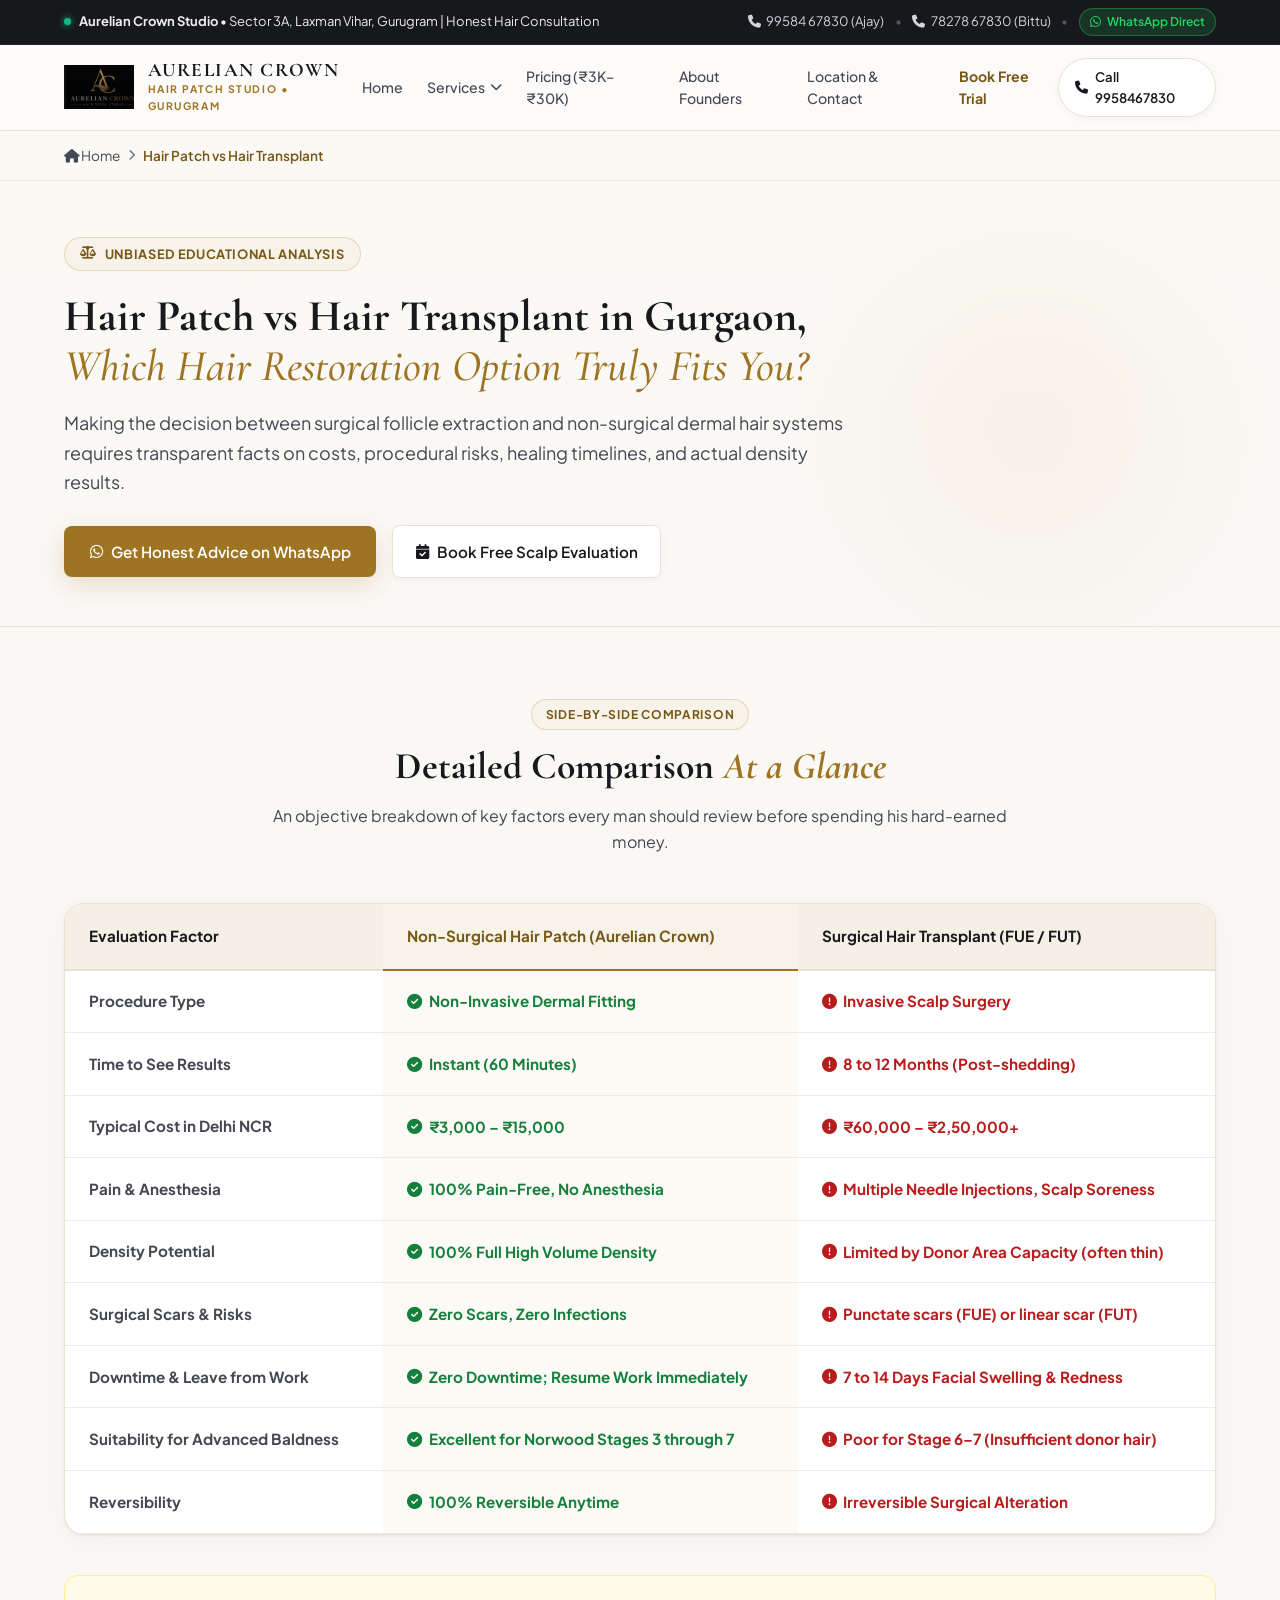
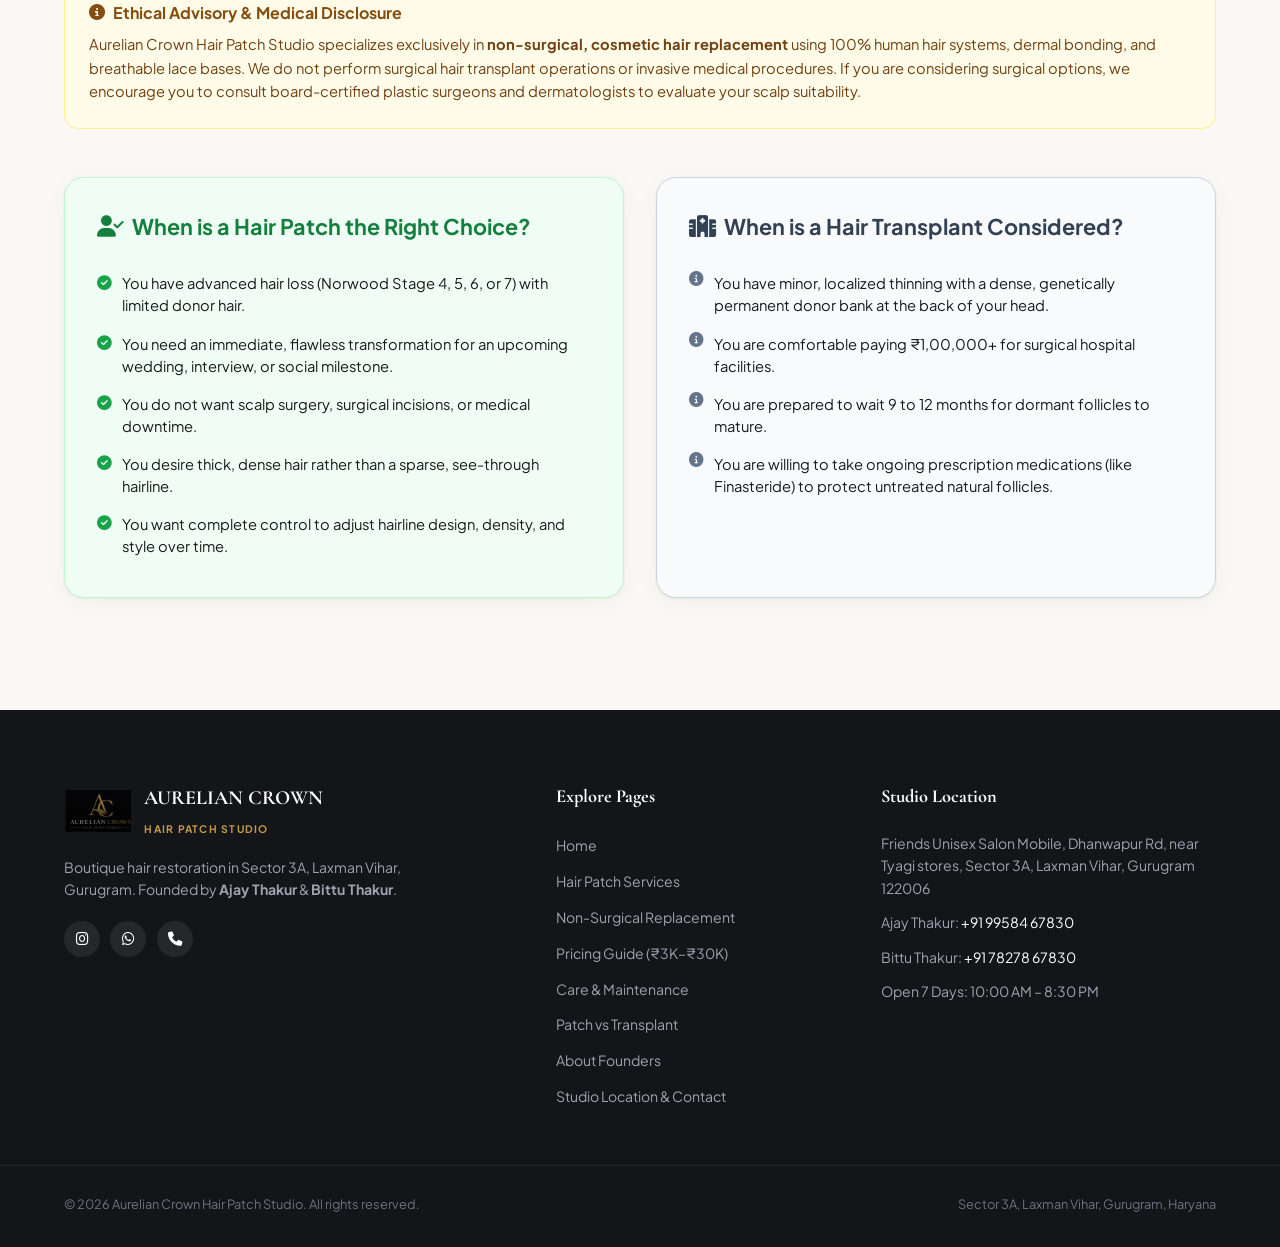
<file: hair-patch-vs-hair-transplant.html>
<!DOCTYPE html>
<html lang="en">
<head>
  <meta charset="UTF-8">
  <meta name="viewport" content="width=device-width, initial-scale=1.0">
  
  <title>Hair Patch vs Hair Transplant in Gurgaon | Honest Educational Comparison Guide</title>
  <meta name="title" content="Hair Patch vs Hair Transplant in Gurgaon | Honest Educational Comparison Guide">
  <meta name="description" content="In-depth, honest comparison between non-surgical Hair Patch vs surgical Hair Transplant by Aurelian Crown Studio Gurugram. Compare cost (₹3K vs ₹1.5L), pain, recovery, density, and surgical risks.">
  <meta name="keywords" content="hair patch vs hair transplant gurgaon, hair patch cost vs hair transplant, non surgical vs surgical hair restoration gurugram, hair replacement comparison, ajay thakur, bittu thakur">
  <meta name="author" content="Ajay Thakur, Bittu Thakur">
  <meta name="robots" content="index, follow, max-image-preview:large">
  <link rel="canonical" href="https://aureliancrownhairpatchstudio.in/hair-patch-vs-hair-transplant.html">

  <!-- Open Graph -->
  <meta property="og:type" content="article">
  <meta property="og:site_name" content="Aurelian Crown Hair Patch Studio">
  <meta property="og:url" content="https://aureliancrownhairpatchstudio.in/hair-patch-vs-hair-transplant.html">
  <meta property="og:title" content="Hair Patch vs Hair Transplant in Gurgaon | Aurelian Crown Studio">
  <meta property="og:description" content="Unbiased, factual comparison of cost, pain, downtime, and density between Hair Patches and Surgical Transplants in Gurugram.">
  <meta property="og:image" content="https://aureliancrownhairpatchstudio.in/assets/images/client-flawless-after.jpg">
  <meta property="og:locale" content="en_IN">

  <!-- Twitter Card -->
  <meta name="twitter:card" content="summary_large_image">
  <meta name="twitter:title" content="Hair Patch vs Hair Transplant in Gurgaon | Comparison Guide">
  <meta name="twitter:description" content="Cost, pain, recovery, and density compared. Discover which option is right for your hair loss stage.">
  <meta name="twitter:image" content="https://aureliancrownhairpatchstudio.in/assets/images/client-flawless-after.jpg">

  <!-- Favicon -->
  <link rel="icon" type="image/png" href="assets/images/logo.png">
  <link rel="manifest" href="site.webmanifest">
  <meta name="theme-color" content="#9e7422">

  <!-- Fonts & Icons -->
  <link rel="preconnect" href="https://fonts.googleapis.com">
  <link rel="preconnect" href="https://fonts.gstatic.com" crossorigin>
  <link href="https://fonts.googleapis.com/css2?family=Cormorant+Garamond:ital,wght@0,500;0,600;0,700;1,400&family=Plus+Jakarta+Sans:wght@300;400;500;600;700;800&family=Playfair+Display:ital,wght@0,500;0,600;0,700;1,400&display=swap" rel="stylesheet">
  <link rel="stylesheet" href="https://cdnjs.cloudflare.com/ajax/libs/font-awesome/6.5.1/css/all.min.css">
  
  <link rel="stylesheet" href="style.css">

  <!-- Schema.org Article Schema -->
  <script type="application/ld+json">
  {
    "@context": "https://schema.org",
    "@type": "Article",
    "headline": "Hair Patch vs Hair Transplant: An Honest Educational Guide for Men Facing Hair Loss",
    "description": "Factual comparison comparing cost, surgical risks, recovery timeline, and visual density between non-surgical hair replacement systems and hair transplant surgery.",
    "author": [
      {
        "@type": "Person",
        "name": "Ajay Thakur"
      },
      {
        "@type": "Person",
        "name": "Bittu Thakur"
      }
    ],
    "publisher": {
      "@type": "HairSalon",
      "name": "Aurelian Crown Hair Patch Studio",
      "logo": {
        "@type": "ImageObject",
        "url": "https://aureliancrownhairpatchstudio.in/assets/images/logo.png"
      }
    },
    "mainEntityOfPage": "https://aureliancrownhairpatchstudio.in/hair-patch-vs-hair-transplant.html"
  }
  </script>

  <!-- Breadcrumbs Schema -->
  <script type="application/ld+json">
  {
    "@context": "https://schema.org",
    "@type": "BreadcrumbList",
    "itemListElement": [
      {
        "@type": "ListItem",
        "position": 1,
        "name": "Home",
        "item": "https://aureliancrownhairpatchstudio.in/"
      },
      {
        "@type": "ListItem",
        "position": 2,
        "name": "Hair Patch vs Hair Transplant",
        "item": "https://aureliancrownhairpatchstudio.in/hair-patch-vs-hair-transplant.html"
      }
    ]
  }
  </script>
</head>
<body class="light-theme">

  <!-- Top Announcement Bar -->
  <div class="top-announcement-bar">
    <div class="container top-bar-flex">
      <div class="announcement-left">
        <span class="status-indicator"></span>
        <span class="announcement-text">
          <strong>Aurelian Crown Studio</strong> • Sector 3A, Laxman Vihar, Gurugram | Honest Hair Consultation
        </span>
      </div>
      <div class="announcement-right">
        <a href="tel:+919958467830" class="top-call-link"><i class="fa-solid fa-phone"></i> 99584 67830 (Ajay)</a>
        <span class="sep">•</span>
        <a href="tel:+917827867830" class="top-call-link"><i class="fa-solid fa-phone"></i> 78278 67830 (Bittu)</a>
        <span class="sep">•</span>
        <a href="https://wa.me/919958467830?text=Hello%20Ajay%20Thakur,%20I%20have%20questions%20comparing%20Hair%20Patch%20vs%20Hair%20Transplant." target="_blank" class="top-wa-pill">
          <i class="fa-brands fa-whatsapp"></i> WhatsApp Direct
        </a>
      </div>
    </div>
  </div>

  <!-- Header -->
  <header class="main-header" id="header">
    <div class="container header-inner">
      <a href="index.html" class="brand-link">
        <img src="assets/images/logo.png" alt="Aurelian Crown Studio" class="brand-logo-img" width="44" height="44">
        <div class="brand-titles">
          <span class="brand-main">AURELIAN CROWN</span>
          <span class="brand-sub">HAIR PATCH STUDIO • GURUGRAM</span>
        </div>
      </a>

      <nav class="nav-menu" id="navMenu">
        <a href="index.html" class="nav-link">Home</a>
        <div class="nav-dropdown">
          <a href="hair-patch-services.html" class="nav-link dropdown-toggle active">
            Services <i class="fa-solid fa-chevron-down"></i>
          </a>
          <div class="dropdown-menu">
            <a href="hair-patch-services.html" class="dropdown-item">All Hair Patch Systems</a>
            <a href="non-surgical-hair-replacement.html" class="dropdown-item">Non-Surgical Replacement</a>
            <a href="hair-patch-maintenance.html" class="dropdown-item">Maintenance & Servicing</a>
            <a href="hair-patch-vs-hair-transplant.html" class="dropdown-item">Patch vs Transplant</a>
          </div>
        </div>
        <a href="pricing.html" class="nav-link">Pricing (₹3K–₹30K)</a>
        <a href="about.html" class="nav-link">About Founders</a>
        <a href="contact.html" class="nav-link">Location & Contact</a>
        <a href="consultation.html" class="nav-link nav-btn-consult">Book Free Trial</a>
      </nav>

      <div class="header-cta-block">
        <a href="tel:+919958467830" class="header-call-btn">
          <i class="fa-solid fa-phone"></i>
          <span>Call 9958467830</span>
        </a>
        <button class="mobile-menu-toggle" id="menuToggle" aria-label="Toggle navigation menu">
          <i class="fa-solid fa-bars"></i>
        </button>
      </div>
    </div>
  </header>

  <!-- Breadcrumb -->
  <nav class="breadcrumb-nav" aria-label="Breadcrumb">
    <div class="container">
      <ul class="breadcrumb-list">
        <li><a href="index.html"><i class="fa-solid fa-house"></i> Home</a></li>
        <li class="separator"><i class="fa-solid fa-chevron-right"></i></li>
        <li class="current" aria-current="page">Hair Patch vs Hair Transplant</li>
      </ul>
    </div>
  </nav>

  <!-- Subpage Hero -->
  <section class="subpage-hero">
    <div class="container">
      <div class="subpage-badge">
        <i class="fa-solid fa-scale-balanced"></i>
        <span>Unbiased Educational Analysis</span>
      </div>
      <h1 class="subpage-title">
        Hair Patch vs Hair Transplant in Gurgaon, <br>
        <em>Which Hair Restoration Option Truly Fits You?</em>
      </h1>
      <p class="subpage-subtitle">
        Making the decision between surgical follicle extraction and non-surgical dermal hair systems requires transparent facts on costs, procedural risks, healing timelines, and actual density results.
      </p>
      <div class="subpage-cta-row">
        <a href="https://wa.me/919958467830?text=Hello%20Ajay%20Thakur,%20I%20would%20like%20honest%20advice%20on%20Hair%20Patch%20vs%20Transplant." target="_blank" class="btn-primary-gold">
          <i class="fa-brands fa-whatsapp"></i> Get Honest Advice on WhatsApp
        </a>
        <a href="consultation.html" class="btn-secondary-white">
          <i class="fa-solid fa-calendar-check"></i> Book Free Scalp Evaluation
        </a>
      </div>
    </div>
  </section>

  <!-- Comparison Section -->
  <section class="content-section">
    <div class="container">
      <div class="section-head-center">
        <span class="section-badge-pill">Side-by-Side Comparison</span>
        <h2 class="section-title-editorial">Detailed Comparison <em>At a Glance</em></h2>
        <p class="section-desc-lead">An objective breakdown of key factors every man should review before spending his hard-earned money.</p>
      </div>

      <div class="comparison-table-wrapper">
        <table class="comparison-table">
          <thead>
            <tr>
              <th>Evaluation Factor</th>
              <th class="highlight-col">Non-Surgical Hair Patch (Aurelian Crown)</th>
              <th>Surgical Hair Transplant (FUE / FUT)</th>
            </tr>
          </thead>
          <tbody>
            <tr>
              <td><strong>Procedure Type</strong></td>
              <td class="highlight-col"><span class="table-badge-yes"><i class="fa-solid fa-circle-check"></i> Non-Invasive Dermal Fitting</span></td>
              <td><span class="table-badge-no"><i class="fa-solid fa-circle-exclamation"></i> Invasive Scalp Surgery</span></td>
            </tr>
            <tr>
              <td><strong>Time to See Results</strong></td>
              <td class="highlight-col"><span class="table-badge-yes"><i class="fa-solid fa-circle-check"></i> Instant (60 Minutes)</span></td>
              <td><span class="table-badge-no"><i class="fa-solid fa-circle-exclamation"></i> 8 to 12 Months (Post-shedding)</span></td>
            </tr>
            <tr>
              <td><strong>Typical Cost in Delhi NCR</strong></td>
              <td class="highlight-col"><span class="table-badge-yes"><i class="fa-solid fa-circle-check"></i> ₹3,000 – ₹15,000</span></td>
              <td><span class="table-badge-no"><i class="fa-solid fa-circle-exclamation"></i> ₹60,000 – ₹2,50,000+</span></td>
            </tr>
            <tr>
              <td><strong>Pain & Anesthesia</strong></td>
              <td class="highlight-col"><span class="table-badge-yes"><i class="fa-solid fa-circle-check"></i> 100% Pain-Free, No Anesthesia</span></td>
              <td><span class="table-badge-no"><i class="fa-solid fa-circle-exclamation"></i> Multiple Needle Injections, Scalp Soreness</span></td>
            </tr>
            <tr>
              <td><strong>Density Potential</strong></td>
              <td class="highlight-col"><span class="table-badge-yes"><i class="fa-solid fa-circle-check"></i> 100% Full High Volume Density</span></td>
              <td><span class="table-badge-no"><i class="fa-solid fa-circle-exclamation"></i> Limited by Donor Area Capacity (often thin)</span></td>
            </tr>
            <tr>
              <td><strong>Surgical Scars & Risks</strong></td>
              <td class="highlight-col"><span class="table-badge-yes"><i class="fa-solid fa-circle-check"></i> Zero Scars, Zero Infections</span></td>
              <td><span class="table-badge-no"><i class="fa-solid fa-circle-exclamation"></i> Punctate scars (FUE) or linear scar (FUT)</span></td>
            </tr>
            <tr>
              <td><strong>Downtime & Leave from Work</strong></td>
              <td class="highlight-col"><span class="table-badge-yes"><i class="fa-solid fa-circle-check"></i> Zero Downtime; Resume Work Immediately</span></td>
              <td><span class="table-badge-no"><i class="fa-solid fa-circle-exclamation"></i> 7 to 14 Days Facial Swelling & Redness</span></td>
            </tr>
            <tr>
              <td><strong>Suitability for Advanced Baldness</strong></td>
              <td class="highlight-col"><span class="table-badge-yes"><i class="fa-solid fa-circle-check"></i> Excellent for Norwood Stages 3 through 7</span></td>
              <td><span class="table-badge-no"><i class="fa-solid fa-circle-exclamation"></i> Poor for Stage 6–7 (Insufficient donor hair)</span></td>
            </tr>
            <tr>
              <td><strong>Reversibility</strong></td>
              <td class="highlight-col"><span class="table-badge-yes"><i class="fa-solid fa-circle-check"></i> 100% Reversible Anytime</span></td>
              <td><span class="table-badge-no"><i class="fa-solid fa-circle-exclamation"></i> Irreversible Surgical Alteration</span></td>
            </tr>
          </tbody>
        </table>
      </div>

      <!-- Ethical Notice / Disclaimer -->
      <div style="background: #fefce8; border: 1px solid #fef08a; border-radius: var(--radius-md); padding: 1.5rem; margin: 2.5rem 0;">
        <h4 style="color: #854d0e; display: flex; align-items: center; gap: 0.5rem; margin-bottom: 0.5rem;">
          <i class="fa-solid fa-circle-info"></i> Ethical Advisory & Medical Disclosure
        </h4>
        <p style="color: #713f12; font-size: 0.92rem; line-height: 1.6; margin: 0;">
          Aurelian Crown Hair Patch Studio specializes exclusively in <strong>non-surgical, cosmetic hair replacement</strong> using 100% human hair systems, dermal bonding, and breathable lace bases. We do not perform surgical hair transplant operations or invasive medical procedures. If you are considering surgical options, we encourage you to consult board-certified plastic surgeons and dermatologists to evaluate your scalp suitability.
        </p>
      </div>

      <!-- Detailed Breakdown Cards -->
      <div class="dos-donts-grid" style="margin-top: 3rem;">
        <div class="do-card">
          <h3><i class="fa-solid fa-user-check"></i> When is a Hair Patch the Right Choice?</h3>
          <ul class="check-list-styled">
            <li><i class="fa-solid fa-circle-check"></i> You have advanced hair loss (Norwood Stage 4, 5, 6, or 7) with limited donor hair.</li>
            <li><i class="fa-solid fa-circle-check"></i> You need an immediate, flawless transformation for an upcoming wedding, interview, or social milestone.</li>
            <li><i class="fa-solid fa-circle-check"></i> You do not want scalp surgery, surgical incisions, or medical downtime.</li>
            <li><i class="fa-solid fa-circle-check"></i> You desire thick, dense hair rather than a sparse, see-through hairline.</li>
            <li><i class="fa-solid fa-circle-check"></i> You want complete control to adjust hairline design, density, and style over time.</li>
          </ul>
        </div>

        <div class="dont-card" style="background: #f8fafc; border-color: #cbd5e1;">
          <h3 style="color: #334155;"><i class="fa-solid fa-hospital"></i> When is a Hair Transplant Considered?</h3>
          <ul class="check-list-styled">
            <li><i class="fa-solid fa-circle-info" style="color: #64748b;"></i> You have minor, localized thinning with a dense, genetically permanent donor bank at the back of your head.</li>
            <li><i class="fa-solid fa-circle-info" style="color: #64748b;"></i> You are comfortable paying ₹1,00,000+ for surgical hospital facilities.</li>
            <li><i class="fa-solid fa-circle-info" style="color: #64748b;"></i> You are prepared to wait 9 to 12 months for dormant follicles to mature.</li>
            <li><i class="fa-solid fa-circle-info" style="color: #64748b;"></i> You are willing to take ongoing prescription medications (like Finasteride) to protect untreated natural follicles.</li>
          </ul>
        </div>
      </div>

    </div>
  </section>

  <!-- Sticky Mobile Action Bar -->
  <div class="mobile-sticky-bar">
    <a href="tel:+919958467830" class="mob-btn mob-call-ajay"><i class="fa-solid fa-phone"></i><span>Call Ajay</span></a>
    <a href="tel:+917827867830" class="mob-btn mob-call-bittu"><i class="fa-solid fa-phone"></i><span>Call Bittu</span></a>
    <a href="https://wa.me/919958467830?text=Hello%20Ajay%20Thakur,%20I%20have%20questions%20comparing%20Hair%20Patch%20vs%20Transplant." target="_blank" class="mob-btn mob-wa">
      <i class="fa-brands fa-whatsapp"></i><span>WhatsApp</span>
    </a>
  </div>

  <!-- Footer -->
  <footer class="clean-footer">
    <div class="container footer-grid">
      <div class="footer-about">
        <div class="footer-brand">
          <img src="assets/images/logo.png" alt="Aurelian Crown Studio" class="footer-logo" width="38" height="38">
          <div>
            <h4>AURELIAN CROWN</h4>
            <span>HAIR PATCH STUDIO</span>
          </div>
        </div>
        <p>Boutique hair restoration in Sector 3A, Laxman Vihar, Gurugram. Founded by <strong>Ajay Thakur</strong> & <strong>Bittu Thakur</strong>.</p>
        <div class="footer-social-links">
          <a href="https://www.instagram.com/aureliancrownhairpatchstudio" target="_blank" aria-label="Instagram"><i class="fa-brands fa-instagram"></i></a>
          <a href="https://wa.me/919958467830" target="_blank" aria-label="WhatsApp"><i class="fa-brands fa-whatsapp"></i></a>
          <a href="tel:+919958467830" aria-label="Phone"><i class="fa-solid fa-phone"></i></a>
        </div>
      </div>

      <div class="footer-col">
        <h5>Explore Pages</h5>
        <ul class="footer-menu">
          <li><a href="index.html">Home</a></li>
          <li><a href="hair-patch-services.html">Hair Patch Services</a></li>
          <li><a href="non-surgical-hair-replacement.html">Non-Surgical Replacement</a></li>
          <li><a href="pricing.html">Pricing Guide (₹3K–₹30K)</a></li>
          <li><a href="hair-patch-maintenance.html">Care & Maintenance</a></li>
          <li><a href="hair-patch-vs-hair-transplant.html">Patch vs Transplant</a></li>
          <li><a href="about.html">About Founders</a></li>
          <li><a href="contact.html">Studio Location & Contact</a></li>
        </ul>
      </div>

      <div class="footer-col">
        <h5>Studio Location</h5>
        <ul class="footer-contact-info">
          <li>Friends Unisex Salon Mobile, Dhanwapur Rd, near Tyagi stores, Sector 3A, Laxman Vihar, Gurugram 122006</li>
          <li>Ajay Thakur: <a href="tel:+919958467830">+91 99584 67830</a></li>
          <li>Bittu Thakur: <a href="tel:+917827867830">+91 78278 67830</a></li>
          <li>Open 7 Days: 10:00 AM – 8:30 PM</li>
        </ul>
      </div>
    </div>

    <div class="footer-bottom-bar">
      <div class="container footer-bottom-flex">
        <span>© 2026 Aurelian Crown Hair Patch Studio. All rights reserved.</span>
        <span>Sector 3A, Laxman Vihar, Gurugram, Haryana</span>
      </div>
    </div>
  </footer>

  <script src="script.js"></script>
</body>
</html>
</file>
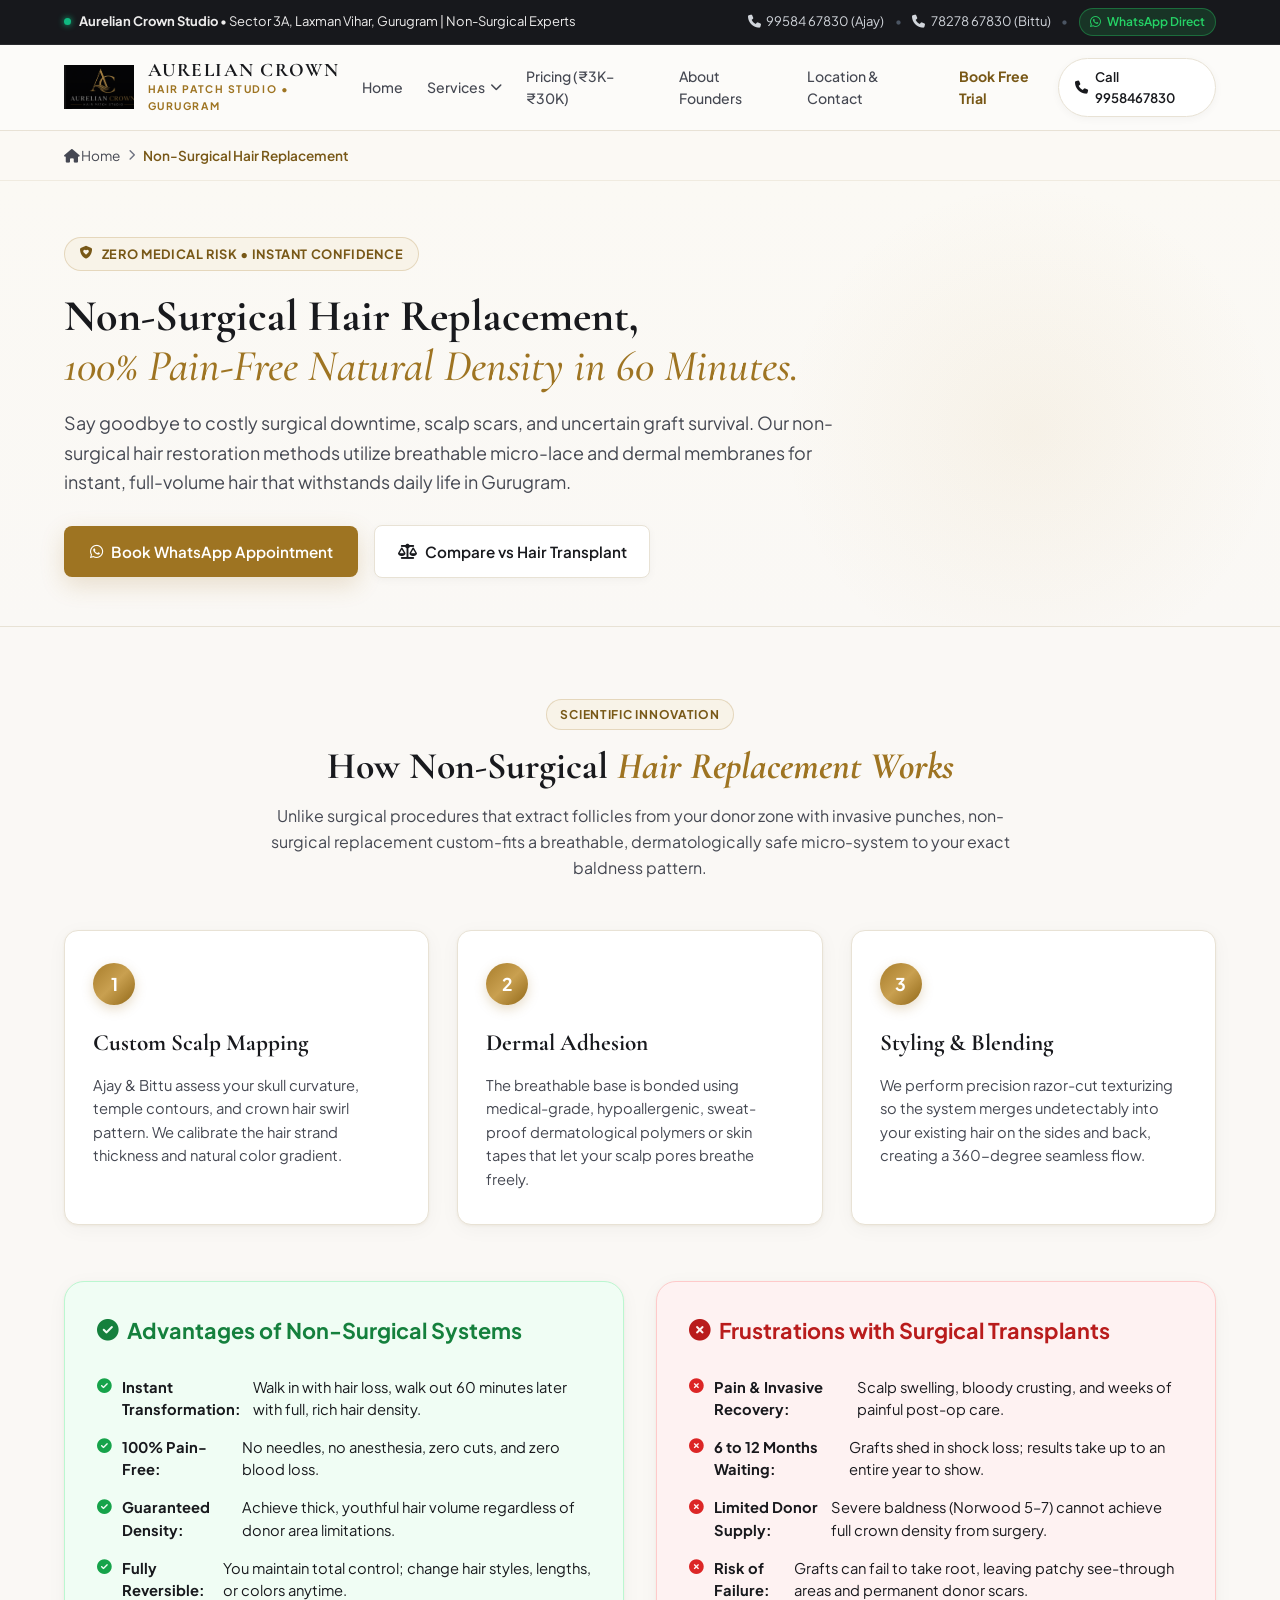
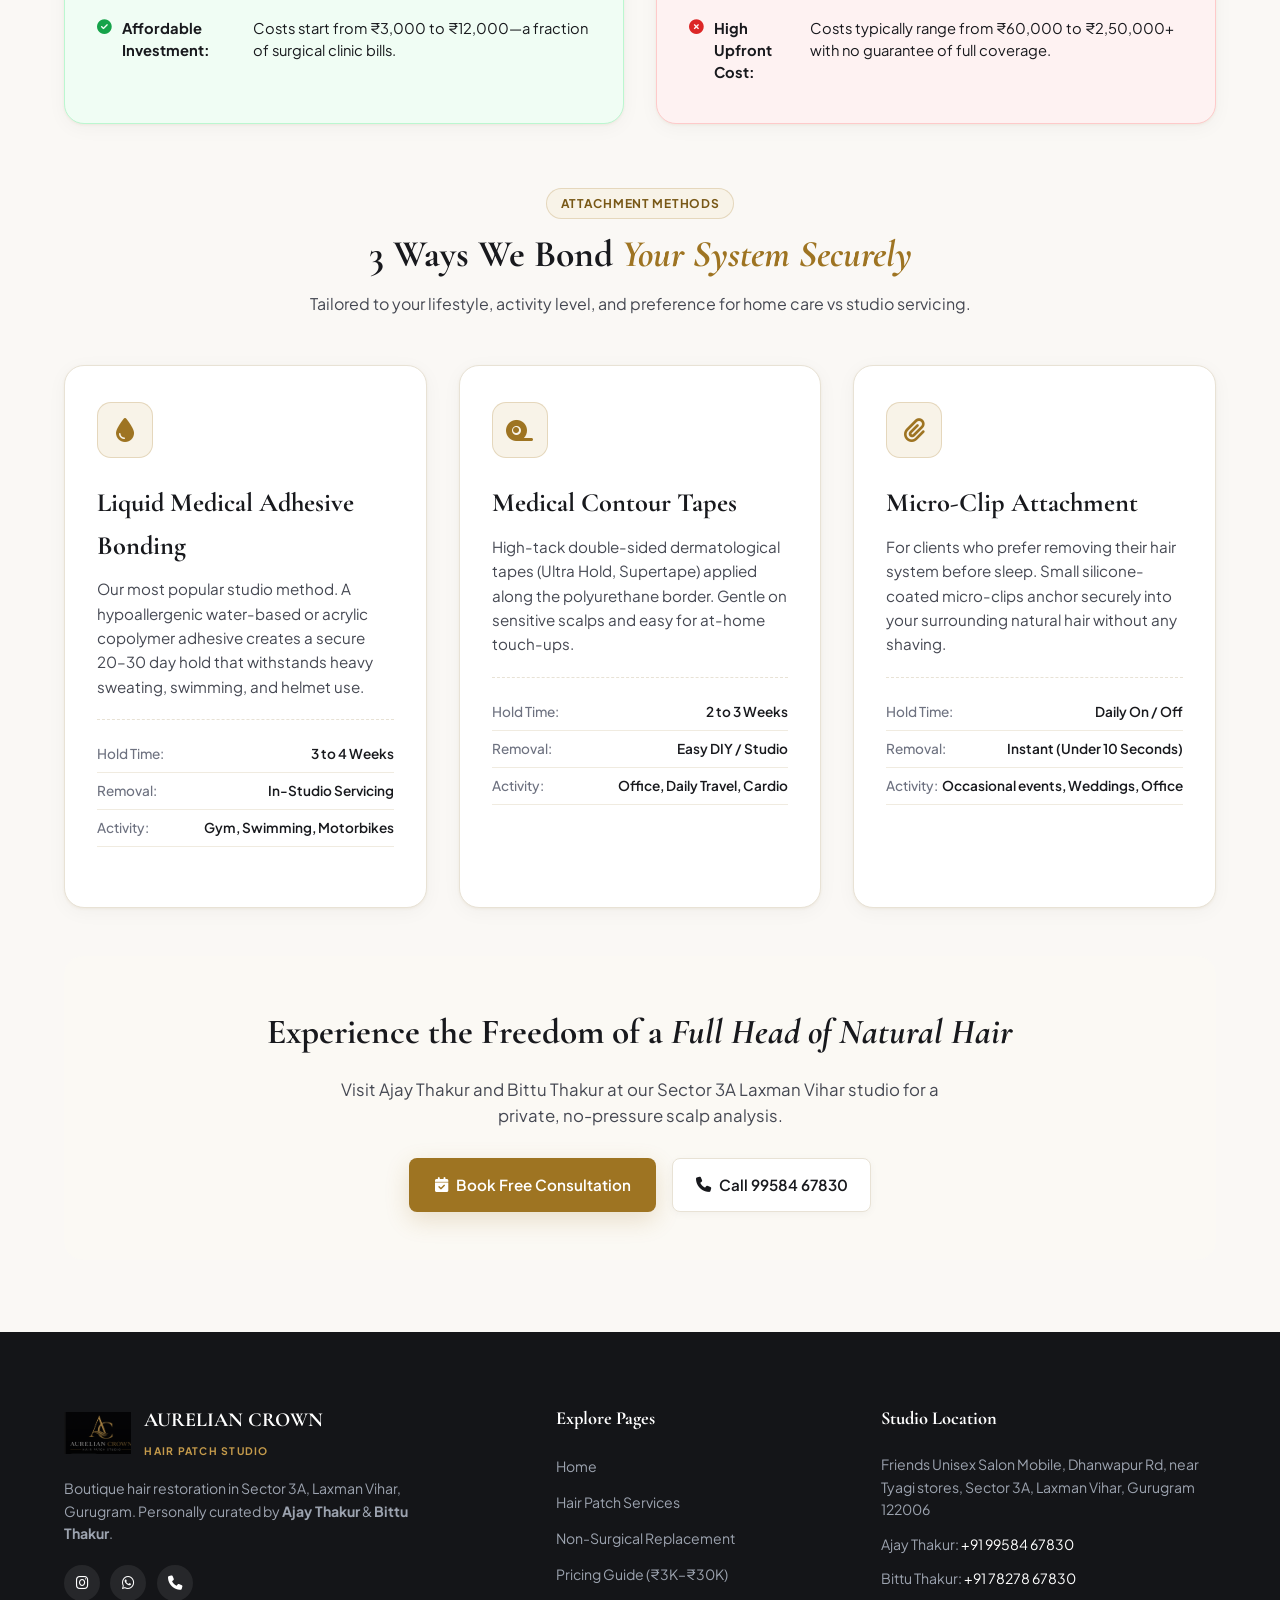
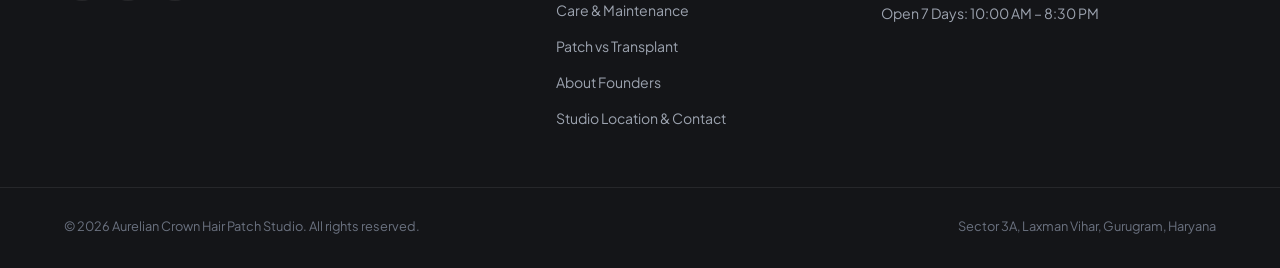
<file: non-surgical-hair-replacement.html>
<!DOCTYPE html>
<html lang="en">
<head>
  <meta charset="UTF-8">
  <meta name="viewport" content="width=device-width, initial-scale=1.0">
  
  <title>Non-Surgical Hair Replacement in Gurugram | 100% Pain-Free Natural Hair</title>
  <meta name="title" content="Non-Surgical Hair Replacement in Gurugram | 100% Pain-Free Natural Hair">
  <meta name="description" content="Discover advanced non-surgical hair replacement in Sector 3A Laxman Vihar, Gurugram. 100% pain-free, zero surgery, instant 60-min transformation by Ajay Thakur & Bittu Thakur. Natural hairlines from ₹3,000 to ₹30,000.">
  <meta name="keywords" content="non surgical hair replacement gurugram, non surgical hair transplant gurgaon, hair patch gurgaon, painless hair restoration gurugram, male baldness solution gurgaon, ajay thakur hair patch studio, bittu thakur">
  <meta name="author" content="Ajay Thakur, Bittu Thakur">
  <meta name="robots" content="index, follow, max-image-preview:large">
  <link rel="canonical" href="https://aureliancrownhairpatchstudio.in/non-surgical-hair-replacement.html">

  <!-- Open Graph -->
  <meta property="og:type" content="website">
  <meta property="og:site_name" content="Aurelian Crown Hair Patch Studio">
  <meta property="og:url" content="https://aureliancrownhairpatchstudio.in/non-surgical-hair-replacement.html">
  <meta property="og:title" content="Non-Surgical Hair Replacement in Gurugram | Aurelian Crown Studio">
  <meta property="og:description" content="Instant 60-minute natural hair replacement without surgery or pain in Gurugram. Personally styled by Ajay Thakur & Bittu Thakur.">
  <meta property="og:image" content="https://aureliancrownhairpatchstudio.in/assets/images/client-flawless-after.jpg">
  <meta property="og:locale" content="en_IN">

  <!-- Twitter Card -->
  <meta name="twitter:card" content="summary_large_image">
  <meta name="twitter:title" content="Non-Surgical Hair Replacement Gurugram | Aurelian Crown">
  <meta name="twitter:description" content="100% Pain-free, instant natural hair restoration in Sector 3A Laxman Vihar, Gurugram.">
  <meta name="twitter:image" content="https://aureliancrownhairpatchstudio.in/assets/images/client-flawless-after.jpg">

  <!-- Favicon -->
  <link rel="icon" type="image/png" href="assets/images/logo.png">
  <link rel="manifest" href="site.webmanifest">
  <meta name="theme-color" content="#9e7422">

  <!-- Fonts & Icons -->
  <link rel="preconnect" href="https://fonts.googleapis.com">
  <link rel="preconnect" href="https://fonts.gstatic.com" crossorigin>
  <link href="https://fonts.googleapis.com/css2?family=Cormorant+Garamond:ital,wght@0,500;0,600;0,700;1,400&family=Plus+Jakarta+Sans:wght@300;400;500;600;700;800&family=Playfair+Display:ital,wght@0,500;0,600;0,700;1,400&display=swap" rel="stylesheet">
  <link rel="stylesheet" href="https://cdnjs.cloudflare.com/ajax/libs/font-awesome/6.5.1/css/all.min.css">
  
  <link rel="stylesheet" href="style.css">

  <!-- Schema.org Service Schema -->
  <script type="application/ld+json">
  {
    "@context": "https://schema.org",
    "@type": "Service",
    "name": "Non-Surgical Hair Replacement",
    "serviceType": "Hair Restoration Service",
    "provider": {
      "@type": "HairSalon",
      "name": "Aurelian Crown Hair Patch Studio",
      "telephone": ["+919958467830", "+917827867830"],
      "url": "https://aureliancrownhairpatchstudio.in/",
      "address": {
        "@type": "PostalAddress",
        "streetAddress": "Sector 3A, Laxman Vihar",
        "addressLocality": "Gurugram",
        "addressRegion": "Haryana",
        "postalCode": "122006",
        "addressCountry": "IN"
      }
    },
    "description": "100% non-surgical hair replacement system tailored to facial symmetry, natural density, and hair growth angles for men suffering from androgenetic alopecia, receding hairlines, and crown thinning.",
    "areaServed": {
      "@type": "City",
      "name": "Gurugram"
    }
  }
  </script>

  <!-- Breadcrumbs Schema -->
  <script type="application/ld+json">
  {
    "@context": "https://schema.org",
    "@type": "BreadcrumbList",
    "itemListElement": [
      {
        "@type": "ListItem",
        "position": 1,
        "name": "Home",
        "item": "https://aureliancrownhairpatchstudio.in/"
      },
      {
        "@type": "ListItem",
        "position": 2,
        "name": "Non-Surgical Hair Replacement",
        "item": "https://aureliancrownhairpatchstudio.in/non-surgical-hair-replacement.html"
      }
    ]
  }
  </script>
</head>
<body class="light-theme">

  <!-- Top Announcement Bar -->
  <div class="top-announcement-bar">
    <div class="container top-bar-flex">
      <div class="announcement-left">
        <span class="status-indicator"></span>
        <span class="announcement-text">
          <strong>Aurelian Crown Studio</strong> • Sector 3A, Laxman Vihar, Gurugram | Non-Surgical Experts
        </span>
      </div>
      <div class="announcement-right">
        <a href="tel:+919958467830" class="top-call-link"><i class="fa-solid fa-phone"></i> 99584 67830 (Ajay)</a>
        <span class="sep">•</span>
        <a href="tel:+917827867830" class="top-call-link"><i class="fa-solid fa-phone"></i> 78278 67830 (Bittu)</a>
        <span class="sep">•</span>
        <a href="https://wa.me/919958467830?text=Hello%20Ajay%20Thakur,%20I%20want%20to%20know%20more%20about%20Non-Surgical%20Hair%20Replacement." target="_blank" class="top-wa-pill">
          <i class="fa-brands fa-whatsapp"></i> WhatsApp Direct
        </a>
      </div>
    </div>
  </div>

  <!-- Header -->
  <header class="main-header" id="header">
    <div class="container header-inner">
      <a href="index.html" class="brand-link">
        <img src="assets/images/logo.png" alt="Aurelian Crown Studio" class="brand-logo-img" width="44" height="44">
        <div class="brand-titles">
          <span class="brand-main">AURELIAN CROWN</span>
          <span class="brand-sub">HAIR PATCH STUDIO • GURUGRAM</span>
        </div>
      </a>

      <nav class="nav-menu" id="navMenu">
        <a href="index.html" class="nav-link">Home</a>
        <div class="nav-dropdown">
          <a href="hair-patch-services.html" class="nav-link dropdown-toggle active">
            Services <i class="fa-solid fa-chevron-down"></i>
          </a>
          <div class="dropdown-menu">
            <a href="hair-patch-services.html" class="dropdown-item">All Hair Patch Systems</a>
            <a href="non-surgical-hair-replacement.html" class="dropdown-item">Non-Surgical Replacement</a>
            <a href="hair-patch-maintenance.html" class="dropdown-item">Maintenance & Servicing</a>
            <a href="hair-patch-vs-hair-transplant.html" class="dropdown-item">Patch vs Transplant</a>
          </div>
        </div>
        <a href="pricing.html" class="nav-link">Pricing (₹3K–₹30K)</a>
        <a href="about.html" class="nav-link">About Founders</a>
        <a href="contact.html" class="nav-link">Location & Contact</a>
        <a href="consultation.html" class="nav-link nav-btn-consult">Book Free Trial</a>
      </nav>

      <div class="header-cta-block">
        <a href="tel:+919958467830" class="header-call-btn">
          <i class="fa-solid fa-phone"></i>
          <span>Call 9958467830</span>
        </a>
        <button class="mobile-menu-toggle" id="menuToggle" aria-label="Toggle navigation menu">
          <i class="fa-solid fa-bars"></i>
        </button>
      </div>
    </div>
  </header>

  <!-- Breadcrumb -->
  <nav class="breadcrumb-nav" aria-label="Breadcrumb">
    <div class="container">
      <ul class="breadcrumb-list">
        <li><a href="index.html"><i class="fa-solid fa-house"></i> Home</a></li>
        <li class="separator"><i class="fa-solid fa-chevron-right"></i></li>
        <li class="current" aria-current="page">Non-Surgical Hair Replacement</li>
      </ul>
    </div>
  </nav>

  <!-- Subpage Hero -->
  <section class="subpage-hero">
    <div class="container">
      <div class="subpage-badge">
        <i class="fa-solid fa-shield-heart"></i>
        <span>Zero Medical Risk • Instant Confidence</span>
      </div>
      <h1 class="subpage-title">
        Non-Surgical Hair Replacement, <br>
        <em>100% Pain-Free Natural Density in 60 Minutes.</em>
      </h1>
      <p class="subpage-subtitle">
        Say goodbye to costly surgical downtime, scalp scars, and uncertain graft survival. Our non-surgical hair restoration methods utilize breathable micro-lace and dermal membranes for instant, full-volume hair that withstands daily life in Gurugram.
      </p>
      <div class="subpage-cta-row">
        <a href="https://wa.me/919958467830?text=Hello%20Ajay%20Thakur,%20I%20would%20like%20to%20book%20a%20Non-Surgical%20Consultation." target="_blank" class="btn-primary-gold">
          <i class="fa-brands fa-whatsapp"></i> Book WhatsApp Appointment
        </a>
        <a href="hair-patch-vs-hair-transplant.html" class="btn-secondary-white">
          <i class="fa-solid fa-scale-balanced"></i> Compare vs Hair Transplant
        </a>
      </div>
    </div>
  </section>

  <!-- Educational Section: How Non-Surgical Replacement Works -->
  <section class="content-section">
    <div class="container">
      <div class="section-head-center">
        <span class="section-badge-pill">Scientific Innovation</span>
        <h2 class="section-title-editorial">How Non-Surgical <em>Hair Replacement Works</em></h2>
        <p class="section-desc-lead">
          Unlike surgical procedures that extract follicles from your donor zone with invasive punches, non-surgical replacement custom-fits a breathable, dermatologically safe micro-system to your exact baldness pattern.
        </p>
      </div>

      <div class="care-steps-grid">
        <div class="care-card-box">
          <div class="care-number-circle">1</div>
          <h3>Custom Scalp Mapping</h3>
          <p>Ajay & Bittu assess your skull curvature, temple contours, and crown hair swirl pattern. We calibrate the hair strand thickness and natural color gradient.</p>
        </div>
        <div class="care-card-box">
          <div class="care-number-circle">2</div>
          <h3>Dermal Adhesion</h3>
          <p>The breathable base is bonded using medical-grade, hypoallergenic, sweat-proof dermatological polymers or skin tapes that let your scalp pores breathe freely.</p>
        </div>
        <div class="care-card-box">
          <div class="care-number-circle">3</div>
          <h3>Styling & Blending</h3>
          <p>We perform precision razor-cut texturizing so the system merges undetectably into your existing hair on the sides and back, creating a 360-degree seamless flow.</p>
        </div>
      </div>

      <!-- Why Choose Non-Surgical vs Surgery -->
      <div class="dos-donts-grid" style="margin-top: 3.5rem;">
        <div class="do-card">
          <h3><i class="fa-solid fa-circle-check"></i> Advantages of Non-Surgical Systems</h3>
          <ul class="check-list-styled">
            <li><i class="fa-solid fa-circle-check"></i> <strong>Instant Transformation:</strong> Walk in with hair loss, walk out 60 minutes later with full, rich hair density.</li>
            <li><i class="fa-solid fa-circle-check"></i> <strong>100% Pain-Free:</strong> No needles, no anesthesia, zero cuts, and zero blood loss.</li>
            <li><i class="fa-solid fa-circle-check"></i> <strong>Guaranteed Density:</strong> Achieve thick, youthful hair volume regardless of donor area limitations.</li>
            <li><i class="fa-solid fa-circle-check"></i> <strong>Fully Reversible:</strong> You maintain total control; change hair styles, lengths, or colors anytime.</li>
            <li><i class="fa-solid fa-circle-check"></i> <strong>Affordable Investment:</strong> Costs start from ₹3,000 to ₹12,000—a fraction of surgical clinic bills.</li>
          </ul>
        </div>

        <div class="dont-card">
          <h3><i class="fa-solid fa-circle-xmark"></i> Frustrations with Surgical Transplants</h3>
          <ul class="check-list-styled">
            <li><i class="fa-solid fa-circle-xmark"></i> <strong>Pain & Invasive Recovery:</strong> Scalp swelling, bloody crusting, and weeks of painful post-op care.</li>
            <li><i class="fa-solid fa-circle-xmark"></i> <strong>6 to 12 Months Waiting:</strong> Grafts shed in shock loss; results take up to an entire year to show.</li>
            <li><i class="fa-solid fa-circle-xmark"></i> <strong>Limited Donor Supply:</strong> Severe baldness (Norwood 5–7) cannot achieve full crown density from surgery.</li>
            <li><i class="fa-solid fa-circle-xmark"></i> <strong>Risk of Failure:</strong> Grafts can fail to take root, leaving patchy see-through areas and permanent donor scars.</li>
            <li><i class="fa-solid fa-circle-xmark"></i> <strong>High Upfront Cost:</strong> Costs typically range from ₹60,000 to ₹2,50,000+ with no guarantee of full coverage.</li>
          </ul>
        </div>
      </div>

      <!-- 3 Methods of Attachment -->
      <div style="margin-top: 4rem;">
        <div class="section-head-center">
          <span class="section-badge-pill">Attachment Methods</span>
          <h2 class="section-title-editorial">3 Ways We Bond <em>Your System Securely</em></h2>
          <p class="section-desc-lead">Tailored to your lifestyle, activity level, and preference for home care vs studio servicing.</p>
        </div>

        <div class="service-cards-grid">
          <div class="service-card-luxury">
            <div class="service-icon-box"><i class="fa-solid fa-droplet"></i></div>
            <h3>Liquid Medical Adhesive Bonding</h3>
            <p>Our most popular studio method. A hypoallergenic water-based or acrylic copolymer adhesive creates a secure 20–30 day hold that withstands heavy sweating, swimming, and helmet use.</p>
            <ul class="specs-list-clean">
              <li><span>Hold Time:</span> <span>3 to 4 Weeks</span></li>
              <li><span>Removal:</span> <span>In-Studio Servicing</span></li>
              <li><span>Activity:</span> <span>Gym, Swimming, Motorbikes</span></li>
            </ul>
          </div>

          <div class="service-card-luxury">
            <div class="service-icon-box"><i class="fa-solid fa-tape"></i></div>
            <h3>Medical Contour Tapes</h3>
            <p>High-tack double-sided dermatological tapes (Ultra Hold, Supertape) applied along the polyurethane border. Gentle on sensitive scalps and easy for at-home touch-ups.</p>
            <ul class="specs-list-clean">
              <li><span>Hold Time:</span> <span>2 to 3 Weeks</span></li>
              <li><span>Removal:</span> <span>Easy DIY / Studio</span></li>
              <li><span>Activity:</span> <span>Office, Daily Travel, Cardio</span></li>
            </ul>
          </div>

          <div class="service-card-luxury">
            <div class="service-icon-box"><i class="fa-solid fa-paperclip"></i></div>
            <h3>Micro-Clip Attachment</h3>
            <p>For clients who prefer removing their hair system before sleep. Small silicone-coated micro-clips anchor securely into your surrounding natural hair without any shaving.</p>
            <ul class="specs-list-clean">
              <li><span>Hold Time:</span> <span>Daily On / Off</span></li>
              <li><span>Removal:</span> <span>Instant (Under 10 Seconds)</span></li>
              <li><span>Activity:</span> <span>Occasional events, Weddings, Office</span></li>
            </ul>
          </div>
        </div>
      </div>

      <!-- Call to Action Banner -->
      <div class="content-section bg-warm" style="border-radius: var(--radius-lg); text-align: center; padding: 3rem;">
        <h3 style="font-family: var(--font-serif); font-size: 2.2rem; margin-bottom: 1rem; color: var(--text-main);">
          Experience the Freedom of a <em>Full Head of Natural Hair</em>
        </h3>
        <p style="color: var(--text-secondary); max-width: 650px; margin: 0 auto 1.75rem; font-size: 1.05rem;">
          Visit Ajay Thakur and Bittu Thakur at our Sector 3A Laxman Vihar studio for a private, no-pressure scalp analysis.
        </p>
        <div style="display: flex; gap: 1rem; justify-content: center; flex-wrap: wrap;">
          <a href="consultation.html" class="btn-primary-gold">
            <i class="fa-solid fa-calendar-check"></i> Book Free Consultation
          </a>
          <a href="tel:+919958467830" class="btn-secondary-white">
            <i class="fa-solid fa-phone"></i> Call 99584 67830
          </a>
        </div>
      </div>

    </div>
  </section>

  <!-- Sticky Bottom Quick Action Bar for Mobile -->
  <div class="mobile-sticky-bar">
    <a href="tel:+919958467830" class="mob-btn mob-call-ajay"><i class="fa-solid fa-phone"></i><span>Call Ajay</span></a>
    <a href="tel:+917827867830" class="mob-btn mob-call-bittu"><i class="fa-solid fa-phone"></i><span>Call Bittu</span></a>
    <a href="https://wa.me/919958467830?text=Hello%20Ajay%20Thakur,%20I%20am%20interested%20in%20Non-Surgical%20Hair%20Replacement." target="_blank" class="mob-btn mob-wa">
      <i class="fa-brands fa-whatsapp"></i><span>WhatsApp</span>
    </a>
  </div>

  <!-- Footer -->
  <footer class="clean-footer">
    <div class="container footer-grid">
      <div class="footer-about">
        <div class="footer-brand">
          <img src="assets/images/logo.png" alt="Aurelian Crown Logo" class="footer-logo" width="38" height="38">
          <div>
            <h4>AURELIAN CROWN</h4>
            <span>HAIR PATCH STUDIO</span>
          </div>
        </div>
        <p>Boutique hair restoration in Sector 3A, Laxman Vihar, Gurugram. Personally curated by <strong>Ajay Thakur</strong> & <strong>Bittu Thakur</strong>.</p>
        <div class="footer-social-links">
          <a href="https://www.instagram.com/aureliancrownhairpatchstudio" target="_blank" aria-label="Instagram"><i class="fa-brands fa-instagram"></i></a>
          <a href="https://wa.me/919958467830" target="_blank" aria-label="WhatsApp"><i class="fa-brands fa-whatsapp"></i></a>
          <a href="tel:+919958467830" aria-label="Phone"><i class="fa-solid fa-phone"></i></a>
        </div>
      </div>

      <div class="footer-col">
        <h5>Explore Pages</h5>
        <ul class="footer-menu">
          <li><a href="index.html">Home</a></li>
          <li><a href="hair-patch-services.html">Hair Patch Services</a></li>
          <li><a href="non-surgical-hair-replacement.html">Non-Surgical Replacement</a></li>
          <li><a href="pricing.html">Pricing Guide (₹3K–₹30K)</a></li>
          <li><a href="hair-patch-maintenance.html">Care & Maintenance</a></li>
          <li><a href="hair-patch-vs-hair-transplant.html">Patch vs Transplant</a></li>
          <li><a href="about.html">About Founders</a></li>
          <li><a href="contact.html">Studio Location & Contact</a></li>
        </ul>
      </div>

      <div class="footer-col">
        <h5>Studio Location</h5>
        <ul class="footer-contact-info">
          <li>Friends Unisex Salon Mobile, Dhanwapur Rd, near Tyagi stores, Sector 3A, Laxman Vihar, Gurugram 122006</li>
          <li>Ajay Thakur: <a href="tel:+919958467830">+91 99584 67830</a></li>
          <li>Bittu Thakur: <a href="tel:+917827867830">+91 78278 67830</a></li>
          <li>Open 7 Days: 10:00 AM – 8:30 PM</li>
        </ul>
      </div>
    </div>

    <div class="footer-bottom-bar">
      <div class="container footer-bottom-flex">
        <span>© 2026 Aurelian Crown Hair Patch Studio. All rights reserved.</span>
        <span>Sector 3A, Laxman Vihar, Gurugram, Haryana</span>
      </div>
    </div>
  </footer>

  <script src="script.js"></script>
</body>
</html>
</file>
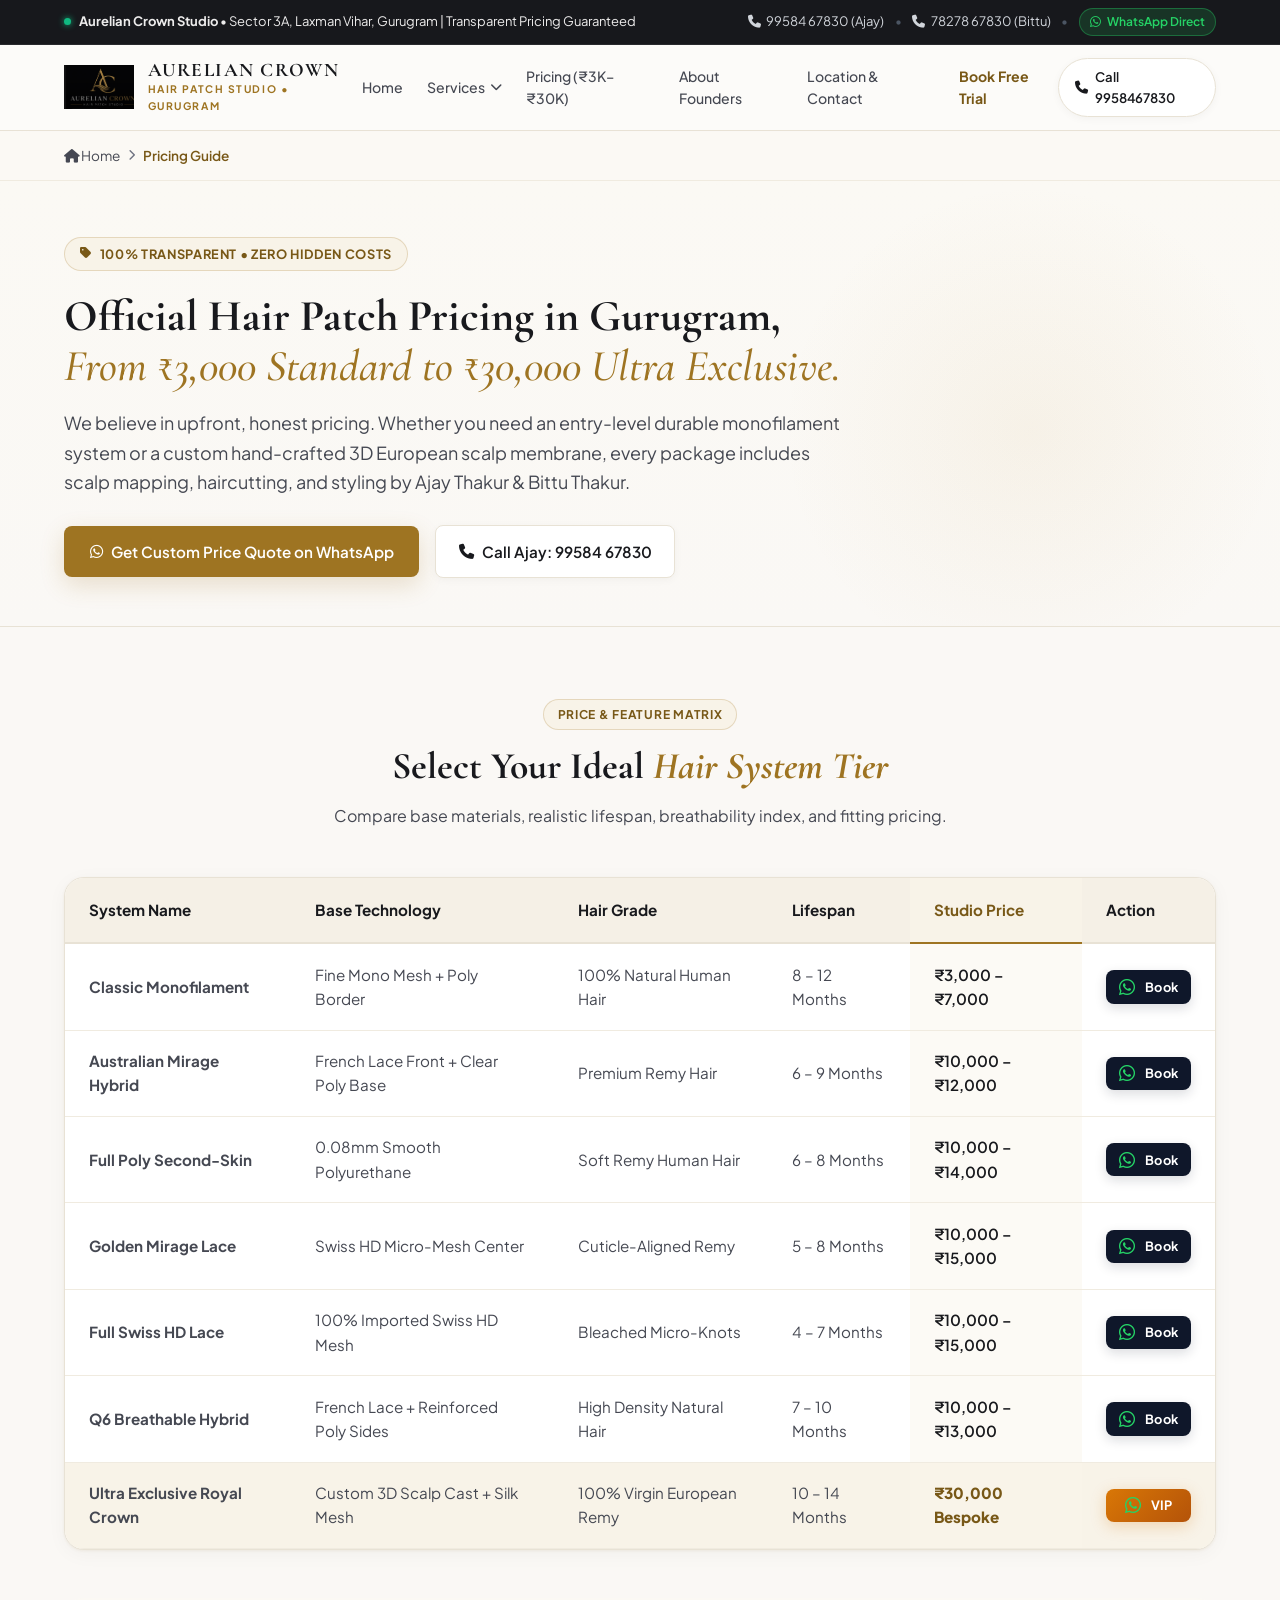
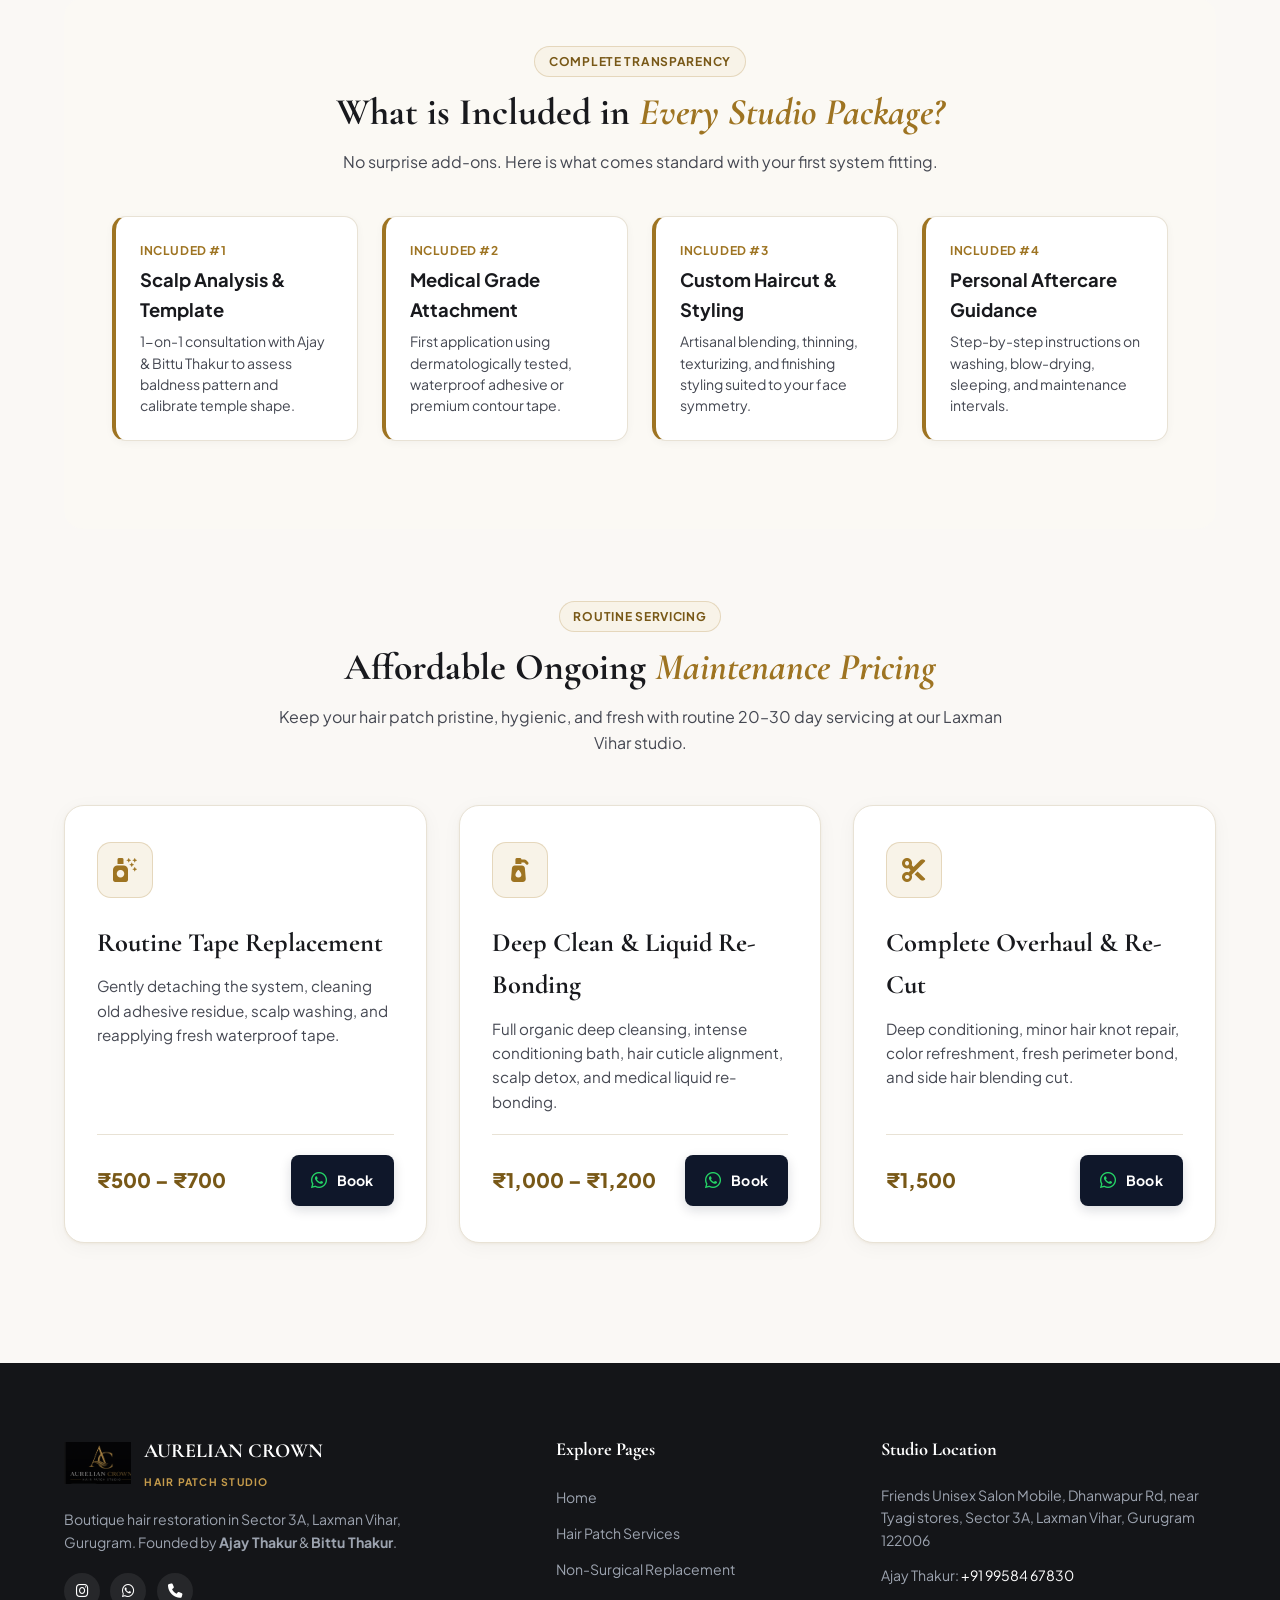
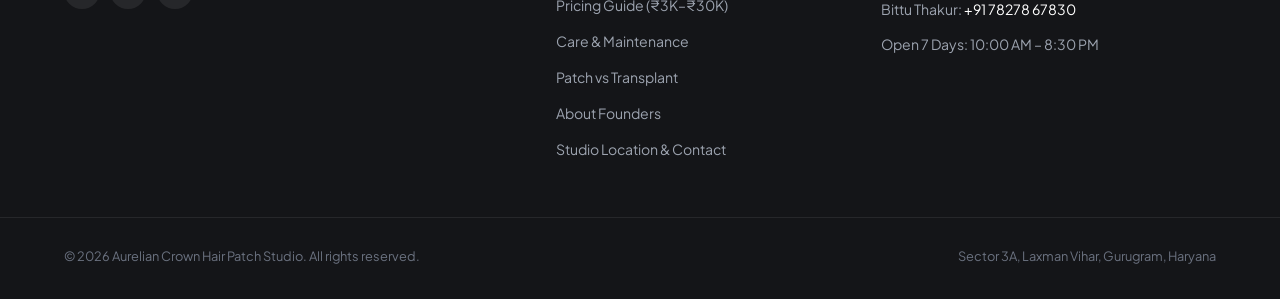
<file: pricing.html>
<!DOCTYPE html>
<html lang="en">
<head>
  <meta charset="UTF-8">
  <meta name="viewport" content="width=device-width, initial-scale=1.0">
  
  <title>Hair Patch Price in Gurugram (₹3,000 – ₹30,000) | Transparent Pricing Guide</title>
  <meta name="title" content="Hair Patch Price in Gurugram (₹3,000 – ₹30,000) | Transparent Pricing Guide">
  <meta name="description" content="Official transparent hair patch price list in Gurugram by Ajay Thakur & Bittu Thakur. Systems from ₹3,000 (Classic Mono) to ₹30,000 (Royal Crown Bespoke). Servicing from ₹500. Zero hidden charges. Call 9958467830.">
  <meta name="keywords" content="hair patch price gurugram, hair patch cost gurgaon, hair replacement price gurgaon, hair wig cost sector 3a laxman vihar, affordable hair patch gurgaon, ajay thakur pricing, bittu thakur">
  <meta name="author" content="Ajay Thakur, Bittu Thakur">
  <meta name="robots" content="index, follow, max-image-preview:large">
  <link rel="canonical" href="https://aureliancrownhairpatchstudio.in/pricing.html">

  <!-- Open Graph -->
  <meta property="og:type" content="website">
  <meta property="og:site_name" content="Aurelian Crown Hair Patch Studio">
  <meta property="og:url" content="https://aureliancrownhairpatchstudio.in/pricing.html">
  <meta property="og:title" content="Hair Patch Price in Gurugram (₹3,000 – ₹30,000) | Aurelian Crown">
  <meta property="og:description" content="Transparent, honest pricing from ₹3,000 to ₹30,000 in Sector 3A Laxman Vihar Gurugram. Zero hidden fees.">
  <meta property="og:image" content="https://aureliancrownhairpatchstudio.in/assets/images/catalogue-australian.png">
  <meta property="og:locale" content="en_IN">

  <!-- Twitter Card -->
  <meta name="twitter:card" content="summary_large_image">
  <meta name="twitter:title" content="Hair Patch Price in Gurugram | Aurelian Crown">
  <meta name="twitter:description" content="Complete transparent cost guide: ₹3,000 to ₹30,000. Instant fitting in Sector 3A Laxman Vihar.">
  <meta name="twitter:image" content="https://aureliancrownhairpatchstudio.in/assets/images/catalogue-australian.png">

  <!-- Favicon -->
  <link rel="icon" type="image/png" href="assets/images/logo.png">
  <link rel="manifest" href="site.webmanifest">
  <meta name="theme-color" content="#9e7422">

  <!-- Fonts & Icons -->
  <link rel="preconnect" href="https://fonts.googleapis.com">
  <link rel="preconnect" href="https://fonts.gstatic.com" crossorigin>
  <link href="https://fonts.googleapis.com/css2?family=Cormorant+Garamond:ital,wght@0,500;0,600;0,700;1,400&family=Plus+Jakarta+Sans:wght@300;400;500;600;700;800&family=Playfair+Display:ital,wght@0,500;0,600;0,700;1,400&display=swap" rel="stylesheet">
  <link rel="stylesheet" href="https://cdnjs.cloudflare.com/ajax/libs/font-awesome/6.5.1/css/all.min.css">
  
  <link rel="stylesheet" href="style.css">

  <!-- Schema.org PriceSpecification & OfferCatalog -->
  <script type="application/ld+json">
  {
    "@context": "https://schema.org",
    "@type": "ItemPage",
    "mainEntity": {
      "@type": "HairSalon",
      "name": "Aurelian Crown Hair Patch Studio",
      "telephone": ["+919958467830", "+917827867830"],
      "url": "https://aureliancrownhairpatchstudio.in/pricing.html",
      "priceRange": "₹3,000 - ₹30,000",
      "hasOfferCatalog": {
        "@type": "OfferCatalog",
        "name": "Hair Patch Pricing Tiers",
        "itemListElement": [
          {
            "@type": "Offer",
            "name": "Classic Monofilament Hair System",
            "price": "3000",
            "priceCurrency": "INR",
            "description": "Fine mono mesh base with poly border. High durability."
          },
          {
            "@type": "Offer",
            "name": "Australian Mirage Hybrid System",
            "price": "10000",
            "priceCurrency": "INR",
            "description": "French lace front with thin skin perimeter. Sweat resistant."
          },
          {
            "@type": "Offer",
            "name": "Ultra-Thin Bio-Skin Membrane",
            "price": "10000",
            "priceCurrency": "INR",
            "description": "0.03mm knotless second-skin polyurethane membrane."
          },
          {
            "@type": "Offer",
            "name": "Full Swiss HD Lace System",
            "price": "10000",
            "priceCurrency": "INR",
            "description": "Featherlight breathable mesh with bleached micro-knots."
          },
          {
            "@type": "Offer",
            "name": "Q6 Hybrid System",
            "price": "10000",
            "priceCurrency": "INR",
            "description": "French lace center with reinforced poly perimeter."
          },
          {
            "@type": "Offer",
            "name": "Ultra Exclusive Royal Crown Bespoke",
            "price": "30000",
            "priceCurrency": "INR",
            "description": "Bespoke 3D scalp cast, European Remy hair, VIP private styling."
          }
        ]
      }
    }
  }
  </script>

  <!-- Breadcrumbs Schema -->
  <script type="application/ld+json">
  {
    "@context": "https://schema.org",
    "@type": "BreadcrumbList",
    "itemListElement": [
      {
        "@type": "ListItem",
        "position": 1,
        "name": "Home",
        "item": "https://aureliancrownhairpatchstudio.in/"
      },
      {
        "@type": "ListItem",
        "position": 2,
        "name": "Pricing",
        "item": "https://aureliancrownhairpatchstudio.in/pricing.html"
      }
    ]
  }
  </script>
</head>
<body class="light-theme">

  <!-- Top Announcement Bar -->
  <div class="top-announcement-bar">
    <div class="container top-bar-flex">
      <div class="announcement-left">
        <span class="status-indicator"></span>
        <span class="announcement-text">
          <strong>Aurelian Crown Studio</strong> • Sector 3A, Laxman Vihar, Gurugram | Transparent Pricing Guaranteed
        </span>
      </div>
      <div class="announcement-right">
        <a href="tel:+919958467830" class="top-call-link"><i class="fa-solid fa-phone"></i> 99584 67830 (Ajay)</a>
        <span class="sep">•</span>
        <a href="tel:+917827867830" class="top-call-link"><i class="fa-solid fa-phone"></i> 78278 67830 (Bittu)</a>
        <span class="sep">•</span>
        <a href="https://wa.me/919958467830?text=Hello%20Ajay%20Thakur,%20I%20have%20a%20pricing%20question." target="_blank" class="top-wa-pill">
          <i class="fa-brands fa-whatsapp"></i> WhatsApp Direct
        </a>
      </div>
    </div>
  </div>

  <!-- Header -->
  <header class="main-header" id="header">
    <div class="container header-inner">
      <a href="index.html" class="brand-link">
        <img src="assets/images/logo.png" alt="Aurelian Crown Studio" class="brand-logo-img" width="44" height="44">
        <div class="brand-titles">
          <span class="brand-main">AURELIAN CROWN</span>
          <span class="brand-sub">HAIR PATCH STUDIO • GURUGRAM</span>
        </div>
      </a>

      <nav class="nav-menu" id="navMenu">
        <a href="index.html" class="nav-link">Home</a>
        <div class="nav-dropdown">
          <a href="hair-patch-services.html" class="nav-link dropdown-toggle">
            Services <i class="fa-solid fa-chevron-down"></i>
          </a>
          <div class="dropdown-menu">
            <a href="hair-patch-services.html" class="dropdown-item">All Hair Patch Systems</a>
            <a href="non-surgical-hair-replacement.html" class="dropdown-item">Non-Surgical Replacement</a>
            <a href="hair-patch-maintenance.html" class="dropdown-item">Maintenance & Servicing</a>
            <a href="hair-patch-vs-hair-transplant.html" class="dropdown-item">Patch vs Transplant</a>
          </div>
        </div>
        <a href="pricing.html" class="nav-link active">Pricing (₹3K–₹30K)</a>
        <a href="about.html" class="nav-link">About Founders</a>
        <a href="contact.html" class="nav-link">Location & Contact</a>
        <a href="consultation.html" class="nav-link nav-btn-consult">Book Free Trial</a>
      </nav>

      <div class="header-cta-block">
        <a href="tel:+919958467830" class="header-call-btn">
          <i class="fa-solid fa-phone"></i>
          <span>Call 9958467830</span>
        </a>
        <button class="mobile-menu-toggle" id="menuToggle" aria-label="Toggle navigation menu">
          <i class="fa-solid fa-bars"></i>
        </button>
      </div>
    </div>
  </header>

  <!-- Breadcrumb -->
  <nav class="breadcrumb-nav" aria-label="Breadcrumb">
    <div class="container">
      <ul class="breadcrumb-list">
        <li><a href="index.html"><i class="fa-solid fa-house"></i> Home</a></li>
        <li class="separator"><i class="fa-solid fa-chevron-right"></i></li>
        <li class="current" aria-current="page">Pricing Guide</li>
      </ul>
    </div>
  </nav>

  <!-- Subpage Hero -->
  <section class="subpage-hero">
    <div class="container">
      <div class="subpage-badge">
        <i class="fa-solid fa-tag"></i>
        <span>100% Transparent • Zero Hidden Costs</span>
      </div>
      <h1 class="subpage-title">
        Official Hair Patch Pricing in Gurugram, <br>
        <em>From ₹3,000 Standard to ₹30,000 Ultra Exclusive.</em>
      </h1>
      <p class="subpage-subtitle">
        We believe in upfront, honest pricing. Whether you need an entry-level durable monofilament system or a custom hand-crafted 3D European scalp membrane, every package includes scalp mapping, haircutting, and styling by Ajay Thakur & Bittu Thakur.
      </p>
      <div class="subpage-cta-row">
        <a href="https://wa.me/919958467830?text=Hello%20Ajay%20Thakur,%20I%20would%20like%20to%20know%20which%20package%20fits%20my%20hair%20loss." target="_blank" class="btn-primary-gold">
          <i class="fa-brands fa-whatsapp"></i> Get Custom Price Quote on WhatsApp
        </a>
        <a href="tel:+919958467830" class="btn-secondary-white">
          <i class="fa-solid fa-phone"></i> Call Ajay: 99584 67830
        </a>
      </div>
    </div>
  </section>

  <!-- Pricing Overview Table -->
  <section class="content-section">
    <div class="container">
      <div class="section-head-center">
        <span class="section-badge-pill">Price & Feature Matrix</span>
        <h2 class="section-title-editorial">Select Your Ideal <em>Hair System Tier</em></h2>
        <p class="section-desc-lead">Compare base materials, realistic lifespan, breathability index, and fitting pricing.</p>
      </div>

      <div class="comparison-table-wrapper">
        <table class="comparison-table">
          <thead>
            <tr>
              <th>System Name</th>
              <th>Base Technology</th>
              <th>Hair Grade</th>
              <th>Lifespan</th>
              <th class="highlight-col">Studio Price</th>
              <th>Action</th>
            </tr>
          </thead>
          <tbody>
            <tr>
              <td><strong>Classic Monofilament</strong></td>
              <td>Fine Mono Mesh + Poly Border</td>
              <td>100% Natural Human Hair</td>
              <td>8 – 12 Months</td>
              <td class="highlight-col">₹3,000 – ₹7,000</td>
              <td>
                <a href="https://wa.me/919958467830?text=I%20want%20to%20book%20Classic%20Monofilament%20(₹3,000)" target="_blank" class="btn-select-tier" style="padding: 0.4rem 0.8rem; font-size: 0.8rem;">
                  <i class="fa-brands fa-whatsapp"></i> Book
                </a>
              </td>
            </tr>
            <tr>
              <td><strong>Australian Mirage Hybrid</strong></td>
              <td>French Lace Front + Clear Poly Base</td>
              <td>Premium Remy Hair</td>
              <td>6 – 9 Months</td>
              <td class="highlight-col">₹10,000 – ₹12,000</td>
              <td>
                <a href="https://wa.me/919958467830?text=I%20want%20to%20book%20Australian%20Mirage%20(₹10,000)" target="_blank" class="btn-select-tier" style="padding: 0.4rem 0.8rem; font-size: 0.8rem;">
                  <i class="fa-brands fa-whatsapp"></i> Book
                </a>
              </td>
            </tr>
            <tr>
              <td><strong>Full Poly Second-Skin</strong></td>
              <td>0.08mm Smooth Polyurethane</td>
              <td>Soft Remy Human Hair</td>
              <td>6 – 8 Months</td>
              <td class="highlight-col">₹10,000 – ₹14,000</td>
              <td>
                <a href="https://wa.me/919958467830?text=I%20want%20to%20book%20Full%20Poly%20(₹10,000)" target="_blank" class="btn-select-tier" style="padding: 0.4rem 0.8rem; font-size: 0.8rem;">
                  <i class="fa-brands fa-whatsapp"></i> Book
                </a>
              </td>
            </tr>
            <tr>
              <td><strong>Golden Mirage Lace</strong></td>
              <td>Swiss HD Micro-Mesh Center</td>
              <td>Cuticle-Aligned Remy</td>
              <td>5 – 8 Months</td>
              <td class="highlight-col">₹10,000 – ₹15,000</td>
              <td>
                <a href="https://wa.me/919958467830?text=I%20want%20to%20book%20Golden%20Mirage%20(₹10,000)" target="_blank" class="btn-select-tier" style="padding: 0.4rem 0.8rem; font-size: 0.8rem;">
                  <i class="fa-brands fa-whatsapp"></i> Book
                </a>
              </td>
            </tr>
            <tr>
              <td><strong>Full Swiss HD Lace</strong></td>
              <td>100% Imported Swiss HD Mesh</td>
              <td>Bleached Micro-Knots</td>
              <td>4 – 7 Months</td>
              <td class="highlight-col">₹10,000 – ₹15,000</td>
              <td>
                <a href="https://wa.me/919958467830?text=I%20want%20to%20book%20Swiss%20HD%20Lace%20(₹10,000)" target="_blank" class="btn-select-tier" style="padding: 0.4rem 0.8rem; font-size: 0.8rem;">
                  <i class="fa-brands fa-whatsapp"></i> Book
                </a>
              </td>
            </tr>
            <tr>
              <td><strong>Q6 Breathable Hybrid</strong></td>
              <td>French Lace + Reinforced Poly Sides</td>
              <td>High Density Natural Hair</td>
              <td>7 – 10 Months</td>
              <td class="highlight-col">₹10,000 – ₹13,000</td>
              <td>
                <a href="https://wa.me/919958467830?text=I%20want%20to%20book%20Q6%20Hybrid%20(₹10,000)" target="_blank" class="btn-select-tier" style="padding: 0.4rem 0.8rem; font-size: 0.8rem;">
                  <i class="fa-brands fa-whatsapp"></i> Book
                </a>
              </td>
            </tr>
            <tr style="background: var(--gold-tint);">
              <td><strong>Ultra Exclusive Royal Crown</strong></td>
              <td>Custom 3D Scalp Cast + Silk Mesh</td>
              <td>100% Virgin European Remy</td>
              <td>10 – 14 Months</td>
              <td class="highlight-col" style="color: var(--gold-dark); font-weight: 800;">₹30,000 Bespoke</td>
              <td>
                <a href="https://wa.me/919958467830?text=I%20want%20VIP%20Booking%20for%20Royal%20Crown%20(₹30,000)" target="_blank" class="btn-select-tier btn-select-tier-gold" style="padding: 0.4rem 0.8rem; font-size: 0.8rem;">
                  <i class="fa-brands fa-whatsapp"></i> VIP
                </a>
              </td>
            </tr>
          </tbody>
        </table>
      </div>

      <!-- What is Included in Your Initial Fitting -->
      <div class="content-section bg-warm" style="border-radius: var(--radius-lg); padding: 3rem; margin-top: 3rem;">
        <div class="section-head-center" style="margin-bottom: 2rem;">
          <span class="section-badge-pill">Complete Transparency</span>
          <h2 class="section-title-editorial">What is Included in <em>Every Studio Package?</em></h2>
          <p class="section-desc-lead">No surprise add-ons. Here is what comes standard with your first system fitting.</p>
        </div>

        <div class="consultation-workflow-strip">
          <div class="consultation-step-pill">
            <span class="step-tag">Included #1</span>
            <h4>Scalp Analysis & Template</h4>
            <p>1-on-1 consultation with Ajay & Bittu Thakur to assess baldness pattern and calibrate temple shape.</p>
          </div>
          <div class="consultation-step-pill">
            <span class="step-tag">Included #2</span>
            <h4>Medical Grade Attachment</h4>
            <p>First application using dermatologically tested, waterproof adhesive or premium contour tape.</p>
          </div>
          <div class="consultation-step-pill">
            <span class="step-tag">Included #3</span>
            <h4>Custom Haircut & Styling</h4>
            <p>Artisanal blending, thinning, texturizing, and finishing styling suited to your face symmetry.</p>
          </div>
          <div class="consultation-step-pill">
            <span class="step-tag">Included #4</span>
            <h4>Personal Aftercare Guidance</h4>
            <p>Step-by-step instructions on washing, blow-drying, sleeping, and maintenance intervals.</p>
          </div>
        </div>
      </div>

      <!-- Servicing & Maintenance Costs -->
      <div style="margin-top: 4.5rem;">
        <div class="section-head-center">
          <span class="section-badge-pill">Routine Servicing</span>
          <h2 class="section-title-editorial">Affordable Ongoing <em>Maintenance Pricing</em></h2>
          <p class="section-desc-lead">Keep your hair patch pristine, hygienic, and fresh with routine 20–30 day servicing at our Laxman Vihar studio.</p>
        </div>

        <div class="service-cards-grid">
          <div class="service-card-luxury">
            <div class="service-icon-box"><i class="fa-solid fa-spray-can-sparkles"></i></div>
            <h3>Routine Tape Replacement</h3>
            <p>Gently detaching the system, cleaning old adhesive residue, scalp washing, and reapplying fresh waterproof tape.</p>
            <div class="service-card-footer">
              <span class="service-price-text">₹500 – ₹700</span>
              <a href="https://wa.me/919958467830?text=I%20want%20to%20book%20Routine%20Tape%20Replacement%20service." target="_blank" class="btn-select-tier"><i class="fa-brands fa-whatsapp"></i> Book</a>
            </div>
          </div>

          <div class="service-card-luxury">
            <div class="service-icon-box"><i class="fa-solid fa-pump-soap"></i></div>
            <h3>Deep Clean & Liquid Re-Bonding</h3>
            <p>Full organic deep cleansing, intense conditioning bath, hair cuticle alignment, scalp detox, and medical liquid re-bonding.</p>
            <div class="service-card-footer">
              <span class="service-price-text">₹1,000 – ₹1,200</span>
              <a href="https://wa.me/919958467830?text=I%20want%20to%20book%20Deep%20Clean%20and%20Re-bonding." target="_blank" class="btn-select-tier"><i class="fa-brands fa-whatsapp"></i> Book</a>
            </div>
          </div>

          <div class="service-card-luxury">
            <div class="service-icon-box"><i class="fa-solid fa-scissors"></i></div>
            <h3>Complete Overhaul & Re-Cut</h3>
            <p>Deep conditioning, minor hair knot repair, color refreshment, fresh perimeter bond, and side hair blending cut.</p>
            <div class="service-card-footer">
              <span class="service-price-text">₹1,500</span>
              <a href="https://wa.me/919958467830?text=I%20want%20to%20book%20Complete%20Overhaul%20and%20Re-Cut." target="_blank" class="btn-select-tier"><i class="fa-brands fa-whatsapp"></i> Book</a>
            </div>
          </div>
        </div>
      </div>

    </div>
  </section>

  <!-- Sticky Mobile Action Bar -->
  <div class="mobile-sticky-bar">
    <a href="tel:+919958467830" class="mob-btn mob-call-ajay"><i class="fa-solid fa-phone"></i><span>Call Ajay</span></a>
    <a href="tel:+917827867830" class="mob-btn mob-call-bittu"><i class="fa-solid fa-phone"></i><span>Call Bittu</span></a>
    <a href="https://wa.me/919958467830?text=Hello%20Ajay%20Thakur,%20I%20have%20a%20pricing%20question." target="_blank" class="mob-btn mob-wa">
      <i class="fa-brands fa-whatsapp"></i><span>WhatsApp</span>
    </a>
  </div>

  <!-- Footer -->
  <footer class="clean-footer">
    <div class="container footer-grid">
      <div class="footer-about">
        <div class="footer-brand">
          <img src="assets/images/logo.png" alt="Aurelian Crown Studio" class="footer-logo" width="38" height="38">
          <div>
            <h4>AURELIAN CROWN</h4>
            <span>HAIR PATCH STUDIO</span>
          </div>
        </div>
        <p>Boutique hair restoration in Sector 3A, Laxman Vihar, Gurugram. Founded by <strong>Ajay Thakur</strong> & <strong>Bittu Thakur</strong>.</p>
        <div class="footer-social-links">
          <a href="https://www.instagram.com/aureliancrownhairpatchstudio" target="_blank" aria-label="Instagram"><i class="fa-brands fa-instagram"></i></a>
          <a href="https://wa.me/919958467830" target="_blank" aria-label="WhatsApp"><i class="fa-brands fa-whatsapp"></i></a>
          <a href="tel:+919958467830" aria-label="Phone"><i class="fa-solid fa-phone"></i></a>
        </div>
      </div>

      <div class="footer-col">
        <h5>Explore Pages</h5>
        <ul class="footer-menu">
          <li><a href="index.html">Home</a></li>
          <li><a href="hair-patch-services.html">Hair Patch Services</a></li>
          <li><a href="non-surgical-hair-replacement.html">Non-Surgical Replacement</a></li>
          <li><a href="pricing.html">Pricing Guide (₹3K–₹30K)</a></li>
          <li><a href="hair-patch-maintenance.html">Care & Maintenance</a></li>
          <li><a href="hair-patch-vs-hair-transplant.html">Patch vs Transplant</a></li>
          <li><a href="about.html">About Founders</a></li>
          <li><a href="contact.html">Studio Location & Contact</a></li>
        </ul>
      </div>

      <div class="footer-col">
        <h5>Studio Location</h5>
        <ul class="footer-contact-info">
          <li>Friends Unisex Salon Mobile, Dhanwapur Rd, near Tyagi stores, Sector 3A, Laxman Vihar, Gurugram 122006</li>
          <li>Ajay Thakur: <a href="tel:+919958467830">+91 99584 67830</a></li>
          <li>Bittu Thakur: <a href="tel:+917827867830">+91 78278 67830</a></li>
          <li>Open 7 Days: 10:00 AM – 8:30 PM</li>
        </ul>
      </div>
    </div>

    <div class="footer-bottom-bar">
      <div class="container footer-bottom-flex">
        <span>© 2026 Aurelian Crown Hair Patch Studio. All rights reserved.</span>
        <span>Sector 3A, Laxman Vihar, Gurugram, Haryana</span>
      </div>
    </div>
  </footer>

  <script src="script.js"></script>
</body>
</html>
</file>
<file: style.css>
/* ===================================================================
   AURELIAN CROWN HAIR PATCH STUDIO - EDITORIAL LIGHT THEME
   Founders: Ajay Thakur & Bittu Thakur | Sector 3A, Laxman Vihar, Gurugram
   Contact: 9958467830 / 7827867830
   Style: Ultra-Premium, Warm Minimalist, Editorial Modern
   =================================================================== */

:root {
  --bg-body: #faf8f5;          /* Warm Alabaster Ivory */
  --bg-surface: #ffffff;       /* Pure Silk White */
  --bg-warm-light: #f5f0e6;    /* Champagne Cream */
  --bg-warm-subtle: #fbf9f4;   /* Soft Pearl */
  --bg-dark: #141518;          /* Caviar Obsidian */
  --bg-card: #ffffff;
  --bg-card-subtle: #f8f5ee;

  --text-main: #18191d;        /* Deep Obsidian */
  --text-secondary: #454852;   /* Slate Charcoal */
  --text-muted: #6e7280;       /* Muted Slate */
  --text-light: #fcfbf9;

  --gold-primary: #9e7422;     /* Rich Antique Gold */
  --gold-dark: #785817;        /* Deep Royal Gold */
  --gold-light: #c59b4b;       /* Luminous Champagne Gold */
  --gold-tint: #f8f3e8;        /* Soft Gold Wash */
  --gold-border: rgba(158, 116, 34, 0.22);
  --gold-gradient: linear-gradient(135deg, #a87d2b 0%, #c9a050 50%, #916818 100%);
  --gold-gradient-soft: linear-gradient(135deg, #fdfbf7 0%, #f6f0e2 100%);

  --wa-green: #25d366;
  --wa-green-dark: #1ea952;
  --wa-green-tint: rgba(37, 211, 102, 0.12);

  --border-light: #e8e2d5;
  --border-subtle: #f0ebe0;

  --shadow-sm: 0 2px 8px rgba(24, 25, 29, 0.04);
  --shadow-md: 0 8px 24px rgba(24, 25, 29, 0.06);
  --shadow-lg: 0 16px 40px rgba(24, 25, 29, 0.08);
  --shadow-card: 0 4px 20px rgba(24, 25, 29, 0.04), 0 1px 3px rgba(158, 116, 34, 0.08);
  --shadow-hover: 0 14px 38px rgba(24, 25, 29, 0.08), 0 4px 12px rgba(158, 116, 34, 0.14);
  --shadow-gold: 0 8px 25px rgba(158, 116, 34, 0.2);

  --font-serif: 'Cormorant Garamond', 'Playfair Display', Georgia, serif;
  --font-display: 'Playfair Display', Georgia, serif;
  --font-sans: 'Plus Jakarta Sans', system-ui, -apple-system, sans-serif;

  --radius-sm: 8px;
  --radius-md: 14px;
  --radius-lg: 20px;
  --radius-full: 9999px;

  --transition: all 0.25s cubic-bezier(0.16, 1, 0.3, 1);
}

/* Base Reset */
*, *::before, *::after {
  box-sizing: border-box;
  margin: 0;
  padding: 0;
}

html {
  scroll-behavior: smooth;
  font-size: 16px;
  background-color: var(--bg-body);
  color: var(--text-main);
  -webkit-font-smoothing: antialiased;
}

body.light-theme {
  font-family: var(--font-sans);
  background-color: var(--bg-body);
  color: var(--text-main);
  line-height: 1.6;
  overflow-x: hidden;
}

a {
  text-decoration: none;
  color: inherit;
  transition: var(--transition);
}

ul {
  list-style: none;
}

img {
  max-width: 100%;
  display: block;
}

.container {
  width: 100%;
  max-width: 1200px;
  margin: 0 auto;
  padding: 0 1.5rem;
}

.text-center { text-align: center; }
.text-gold { color: var(--gold-primary) !important; }
.text-red { color: #e11d48 !important; }
.text-blue { color: #0284c7 !important; }

/* Announcement Top Bar */
.top-announcement-bar {
  background: #17181c;
  color: #edecec;
  padding: 0.5rem 0;
  font-size: 0.8125rem;
  border-bottom: 1px solid rgba(255, 255, 255, 0.08);
}

.top-bar-flex {
  display: flex;
  align-items: center;
  justify-content: space-between;
  flex-wrap: wrap;
  gap: 0.5rem;
}

.announcement-left {
  display: flex;
  align-items: center;
  gap: 0.5rem;
}

.status-indicator {
  width: 7px;
  height: 7px;
  border-radius: 50%;
  background: #10b981;
  box-shadow: 0 0 6px #10b981;
}

.announcement-right {
  display: flex;
  align-items: center;
  gap: 0.65rem;
}

.top-call-link {
  color: #d1d5db;
  display: inline-flex;
  align-items: center;
  gap: 0.35rem;
}

.top-call-link:hover {
  color: #fff;
}

.sep {
  color: #4b5563;
}

.top-wa-pill {
  background: rgba(37, 211, 102, 0.15);
  border: 1px solid rgba(37, 211, 102, 0.35);
  color: #25d366;
  padding: 0.2rem 0.65rem;
  border-radius: var(--radius-full);
  display: inline-flex;
  align-items: center;
  gap: 0.35rem;
  font-weight: 600;
  font-size: 0.75rem;
}

.top-wa-pill:hover {
  background: #25d366;
  color: #121316;
}

/* Main Site Header */
.main-header {
  position: sticky;
  top: 0;
  z-index: 99;
  background: rgba(252, 251, 249, 0.95);
  backdrop-filter: blur(12px);
  border-bottom: 1px solid var(--border-light);
}

.header-inner {
  display: flex;
  align-items: center;
  justify-content: space-between;
  padding-top: 0.85rem;
  padding-bottom: 0.85rem;
}

.brand-link {
  display: flex;
  align-items: center;
  gap: 0.85rem;
}

.brand-logo-img {
  height: 44px;
  width: auto;
  object-fit: contain;
}

.brand-titles {
  display: flex;
  flex-direction: column;
}

.brand-main {
  font-family: var(--font-serif);
  font-size: 1.2rem;
  font-weight: 700;
  letter-spacing: 0.08em;
  color: var(--text-main);
  line-height: 1.1;
}

.brand-sub {
  font-size: 0.65rem;
  letter-spacing: 0.15em;
  color: var(--gold-primary);
  font-weight: 700;
  text-transform: uppercase;
}

.nav-menu {
  display: flex;
  align-items: center;
  gap: 1.5rem;
}

.nav-link {
  font-size: 0.88rem;
  font-weight: 500;
  color: var(--text-secondary);
  position: relative;
  padding: 0.25rem 0;
}

.nav-link:hover {
  color: var(--gold-primary);
}

.nav-btn-consult {
  color: var(--gold-dark);
  font-weight: 700;
}

.header-cta-block {
  display: flex;
  align-items: center;
  gap: 0.75rem;
}

.header-call-btn {
  display: inline-flex;
  align-items: center;
  gap: 0.45rem;
  padding: 0.45rem 1rem;
  border-radius: var(--radius-full);
  background: var(--bg-surface);
  border: 1px solid var(--border-light);
  color: var(--text-main);
  font-size: 0.82rem;
  font-weight: 600;
  box-shadow: var(--shadow-sm);
}

.header-call-btn:hover {
  background: var(--gold-tint);
  border-color: var(--gold-border);
  color: var(--gold-dark);
}

.mobile-menu-toggle {
  display: none;
  background: transparent;
  border: none;
  font-size: 1.3rem;
  color: var(--text-main);
  cursor: pointer;
}

/* ===================================================================
   HERO EDITORIAL SECTION
   =================================================================== */
.hero-editorial {
  position: relative;
  padding: 4.5rem 0 3.5rem;
  background: linear-gradient(180deg, #fcfbf9 0%, #f7f5ed 100%);
  border-bottom: 1px solid var(--border-light);
  overflow: hidden;
}

.ambient-canvas {
  position: absolute;
  top: 0;
  left: 0;
  width: 100%;
  height: 100%;
  pointer-events: none;
  opacity: 0.45;
  z-index: 1;
}

.hero-container {
  position: relative;
  z-index: 5;
  display: grid;
  grid-template-columns: 1.15fr 0.85fr;
  align-items: center;
  gap: 3.5rem;
}

.editorial-badge {
  display: inline-flex;
  align-items: center;
  gap: 0.5rem;
  padding: 0.35rem 0.9rem;
  border-radius: var(--radius-full);
  background: var(--gold-tint);
  border: 1px solid var(--gold-border);
  font-size: 0.78rem;
  font-weight: 700;
  color: var(--gold-dark);
  margin-bottom: 1.25rem;
  letter-spacing: 0.04em;
  text-transform: uppercase;
}

.hero-headline {
  font-family: var(--font-serif);
  font-size: clamp(2.3rem, 4.2vw, 3.6rem);
  line-height: 1.18;
  color: var(--text-main);
  font-weight: 600;
  letter-spacing: -0.01em;
  margin-bottom: 1.25rem;
}

.hero-headline em {
  font-family: var(--font-display);
  font-style: italic;
  font-weight: 400;
  color: var(--gold-primary);
}

.hero-subline {
  font-size: 1.05rem;
  color: var(--text-secondary);
  line-height: 1.7;
  max-width: 540px;
  margin-bottom: 1.5rem;
}

.hero-pricing-pill {
  display: inline-flex;
  align-items: center;
  gap: 0.6rem;
  padding: 0.45rem 1rem;
  border-radius: var(--radius-sm);
  background: var(--bg-surface);
  border: 1px solid var(--border-light);
  font-size: 0.85rem;
  margin-bottom: 2rem;
  box-shadow: var(--shadow-sm);
}

.pricing-label {
  color: var(--text-muted);
  font-weight: 500;
}

.pricing-values {
  color: var(--gold-dark);
  font-weight: 700;
}

.hero-buttons {
  display: flex;
  align-items: center;
  flex-wrap: wrap;
  gap: 1rem;
  margin-bottom: 2.25rem;
}

.btn-primary-gold {
  display: inline-flex;
  align-items: center;
  justify-content: center;
  gap: 0.5rem;
  padding: 0.85rem 1.6rem;
  border-radius: var(--radius-sm);
  background: var(--gold-primary);
  color: #fff;
  font-weight: 600;
  font-size: 0.95rem;
  box-shadow: var(--shadow-gold);
  border: none;
  cursor: pointer;
}

.btn-primary-gold:hover {
  background: var(--gold-dark);
  transform: translateY(-2px);
  color: #fff;
}

.btn-secondary-white {
  display: inline-flex;
  align-items: center;
  justify-content: center;
  gap: 0.5rem;
  padding: 0.85rem 1.4rem;
  border-radius: var(--radius-sm);
  background: var(--bg-surface);
  border: 1px solid var(--border-light);
  color: var(--text-main);
  font-weight: 600;
  font-size: 0.95rem;
  box-shadow: var(--shadow-sm);
  cursor: pointer;
}

.btn-secondary-white:hover {
  background: var(--bg-warm-light);
  border-color: var(--gold-border);
}

.direct-call-dropdown {
  position: relative;
}

.arrow-down {
  font-size: 0.7rem;
  color: var(--text-muted);
}

.call-dropdown-list {
  position: absolute;
  top: calc(100% + 8px);
  left: 0;
  min-width: 260px;
  background: var(--bg-surface);
  border: 1px solid var(--border-light);
  border-radius: var(--radius-md);
  box-shadow: var(--shadow-lg);
  padding: 0.5rem;
  display: none;
  flex-direction: column;
  gap: 0.35rem;
  z-index: 50;
}

.direct-call-dropdown.open .call-dropdown-list {
  display: flex;
}

.dropdown-item {
  display: flex;
  align-items: center;
  gap: 0.75rem;
  padding: 0.65rem 0.85rem;
  border-radius: var(--radius-sm);
  transition: var(--transition);
}

.dropdown-item:hover {
  background: var(--bg-warm-light);
}

.item-avatar {
  width: 32px;
  height: 32px;
  border-radius: 50%;
  background: var(--gold-tint);
  color: var(--gold-dark);
  display: flex;
  align-items: center;
  justify-content: center;
  font-size: 0.85rem;
}

.dropdown-item strong {
  display: block;
  font-size: 0.9rem;
  color: var(--text-main);
}

.dropdown-item span {
  font-size: 0.75rem;
  color: var(--text-muted);
}

/* Proof Bar */
.hero-proof-bar {
  display: flex;
  align-items: center;
  flex-wrap: wrap;
  gap: 1.25rem;
  padding-top: 1.5rem;
  border-top: 1px solid var(--border-light);
}

.google-badge-clean {
  display: flex;
  align-items: center;
  gap: 0.5rem;
  font-size: 0.85rem;
  color: var(--text-secondary);
}

.stars-gold {
  color: #f59e0b;
  font-size: 0.8rem;
}

.ig-proof-link a {
  display: inline-flex;
  align-items: center;
  gap: 0.4rem;
  font-size: 0.82rem;
  font-weight: 600;
  color: var(--text-secondary);
}

.ig-proof-link a:hover {
  color: #e1306c;
}

/* Spotlight Card (Hero Right) */
.spotlight-card {
  background: var(--bg-surface);
  border: 1px solid var(--border-light);
  border-radius: var(--radius-lg);
  padding: 1.25rem;
  box-shadow: var(--shadow-lg);
}

.card-tag-row {
  display: flex;
  align-items: center;
  justify-content: space-between;
  margin-bottom: 1rem;
}

.live-pill {
  display: inline-flex;
  align-items: center;
  gap: 0.4rem;
  font-size: 0.75rem;
  font-weight: 700;
  color: var(--text-main);
  text-transform: uppercase;
  letter-spacing: 0.05em;
}

.live-pill .dot {
  width: 7px;
  height: 7px;
  border-radius: 50%;
  background: #10b981;
}

.price-chip {
  font-size: 0.78rem;
  font-weight: 700;
  color: var(--gold-dark);
  background: var(--gold-tint);
  border: 1px solid var(--gold-border);
  padding: 0.2rem 0.65rem;
  border-radius: var(--radius-full);
}

.spotlight-img-box {
  position: relative;
  border-radius: var(--radius-md);
  overflow: hidden;
  aspect-ratio: 1 / 1;
  background: #000;
}

.spotlight-img {
  width: 100%;
  height: 100%;
  object-fit: cover;
}

.spotlight-floating-banner {
  position: absolute;
  bottom: 10px;
  left: 10px;
  right: 10px;
  background: rgba(255, 255, 255, 0.92);
  backdrop-filter: blur(10px);
  padding: 0.65rem 1rem;
  border-radius: var(--radius-sm);
  display: flex;
  justify-content: space-between;
  align-items: center;
  font-size: 0.78rem;
  border: 1px solid rgba(0,0,0,0.06);
}

.spotlight-floating-banner strong {
  color: var(--text-main);
}

.spotlight-floating-banner span {
  color: var(--gold-dark);
  font-weight: 600;
}

.spotlight-footer {
  display: grid;
  grid-template-columns: 1fr 1fr;
  gap: 0.75rem;
  margin-top: 1rem;
  padding-top: 0.85rem;
  border-top: 1px solid var(--border-subtle);
}

.owner-chip {
  display: flex;
  align-items: center;
  gap: 0.6rem;
}

.chip-avatar {
  width: 38px;
  height: 38px;
  border-radius: 50%;
  object-fit: cover;
  border: 1px solid var(--border-light);
}

.owner-chip strong {
  display: block;
  font-size: 0.82rem;
  color: var(--text-main);
  line-height: 1.2;
}

.owner-chip small {
  font-size: 0.7rem;
  color: var(--text-muted);
}

/* ===================================================================
   METRIC RIBBON
   =================================================================== */
.metrics-ribbon {
  background: var(--bg-surface);
  border-bottom: 1px solid var(--border-light);
  padding: 1.75rem 0;
}

.metrics-grid {
  display: grid;
  grid-template-columns: repeat(4, 1fr);
  gap: 1.5rem;
  text-align: center;
}

.metric-num {
  font-family: var(--font-serif);
  font-size: 2.25rem;
  font-weight: 700;
  color: var(--gold-dark);
  line-height: 1;
  display: block;
  margin-bottom: 0.35rem;
}

.metric-caption {
  font-size: 0.82rem;
  color: var(--text-muted);
  text-transform: uppercase;
  letter-spacing: 0.05em;
  font-weight: 600;
}

/* ===================================================================
   GENERIC SECTION CONTAINERS
   =================================================================== */
.section-container {
  padding: 5.5rem 0;
}

.bg-warm-light {
  background-color: var(--bg-warm-light);
  border-top: 1px solid var(--border-light);
  border-bottom: 1px solid var(--border-light);
}

.section-title-wrap {
  margin-bottom: 3.5rem;
}

.section-subtitle-tag {
  display: inline-block;
  font-size: 0.75rem;
  font-weight: 700;
  letter-spacing: 0.12em;
  text-transform: uppercase;
  color: var(--gold-primary);
  margin-bottom: 0.5rem;
}

.section-main-heading {
  font-family: var(--font-serif);
  font-size: clamp(2rem, 3.5vw, 2.75rem);
  color: var(--text-main);
  font-weight: 600;
  line-height: 1.2;
  margin-bottom: 0.75rem;
}

.section-subtext {
  color: var(--text-muted);
  max-width: 620px;
  margin: 0 auto;
  font-size: 0.98rem;
}

/* ===================================================================
   BEFORE / AFTER DRAG SLIDER
   =================================================================== */
.comparison-slider-container {
  max-width: 820px;
  margin: 0 auto 3.5rem;
}

.slider-instruction {
  text-align: center;
  font-size: 0.8rem;
  font-weight: 600;
  color: var(--gold-dark);
  margin-bottom: 0.85rem;
  display: flex;
  align-items: center;
  justify-content: center;
  gap: 0.5rem;
  text-transform: uppercase;
  letter-spacing: 0.05em;
}

.slider-viewport {
  position: relative;
  width: 100%;
  max-width: 620px;
  margin: 0 auto;
  aspect-ratio: 3 / 4;
  max-height: 640px;
  border-radius: var(--radius-lg);
  overflow: hidden;
  border: 1px solid var(--border-light);
  box-shadow: var(--shadow-lg);
  user-select: none;
  cursor: ew-resize;
  background: #000;
}

.img-base {
  position: absolute;
  top: 0;
  left: 0;
  width: 100%;
  height: 100%;
  object-fit: cover;
  pointer-events: none;
}

.overlay-clip {
  position: absolute;
  top: 0;
  left: 0;
  width: 50%;
  height: 100%;
  overflow: hidden;
  pointer-events: none;
  transition: width 0.05s ease-out;
}

.img-overlay {
  position: absolute;
  top: 0;
  left: 0;
  height: 100%;
  max-width: none;
}

.slider-divider {
  position: absolute;
  top: 0;
  left: 50%;
  width: 3px;
  height: 100%;
  background: #fff;
  transform: translateX(-50%);
  pointer-events: none;
  display: flex;
  flex-direction: column;
  align-items: center;
  justify-content: center;
  box-shadow: 0 0 10px rgba(0, 0, 0, 0.4);
}

.divider-line {
  flex: 1;
  width: 2px;
  background: rgba(255, 255, 255, 0.8);
}

.divider-button {
  width: 42px;
  height: 42px;
  border-radius: 50%;
  background: #ffffff;
  border: 1px solid var(--border-light);
  display: flex;
  align-items: center;
  justify-content: center;
  gap: 2px;
  font-size: 0.72rem;
  color: var(--text-main);
  box-shadow: 0 4px 15px rgba(0, 0, 0, 0.25);
  cursor: ew-resize;
}

.label-pill {
  position: absolute;
  top: 14px;
  padding: 0.35rem 0.8rem;
  border-radius: var(--radius-full);
  font-size: 0.72rem;
  font-weight: 700;
  letter-spacing: 0.05em;
  pointer-events: none;
}

.label-before {
  right: 14px;
  background: rgba(0, 0, 0, 0.7);
  color: #fff;
  backdrop-filter: blur(8px);
}

.label-after {
  left: 14px;
  background: rgba(255, 255, 255, 0.9);
  color: var(--text-main);
  backdrop-filter: blur(8px);
}

.slider-info-bar {
  margin-top: 1.25rem;
  background: var(--bg-surface);
  border: 1px solid var(--border-light);
  border-radius: var(--radius-md);
  padding: 1.25rem 1.5rem;
  display: flex;
  align-items: center;
  justify-content: space-between;
  flex-wrap: wrap;
  gap: 1rem;
  box-shadow: var(--shadow-sm);
}

.slider-info-bar h4 {
  font-family: var(--font-serif);
  font-size: 1.15rem;
  color: var(--text-main);
  margin-bottom: 0.2rem;
}

.slider-info-bar p {
  font-size: 0.85rem;
  color: var(--text-muted);
}

.btn-sm {
  padding: 0.6rem 1.1rem;
  font-size: 0.85rem;
}

/* Flyers Grid */
.flyers-grid {
  display: grid;
  grid-template-columns: repeat(2, 1fr);
  gap: 2rem;
}

.flyer-card {
  background: var(--bg-surface);
  border: 1px solid var(--border-light);
  border-radius: var(--radius-md);
  overflow: hidden;
  box-shadow: var(--shadow-md);
  transition: var(--transition);
}

.flyer-card:hover {
  transform: translateY(-4px);
  box-shadow: var(--shadow-lg);
}

.flyer-img-wrap {
  background: #000;
}

.flyer-img {
  width: 100%;
  height: auto;
  display: block;
}

.flyer-desc {
  padding: 1.25rem 1.5rem;
}

.flyer-desc h4 {
  font-family: var(--font-serif);
  font-size: 1.15rem;
  margin-bottom: 0.35rem;
}

.flyer-desc p {
  font-size: 0.88rem;
  color: var(--text-muted);
}

/* ===================================================================
   FOUNDERS DUAL GRID (AJAY THAKUR & BITTU THAKUR)
   =================================================================== */
.founders-dual-grid {
  display: grid;
  grid-template-columns: repeat(2, 1fr);
  gap: 2.5rem;
}

.founder-card {
  background: var(--bg-surface);
  border: 1px solid var(--border-light);
  border-radius: var(--radius-lg);
  overflow: hidden;
  box-shadow: var(--shadow-md);
  display: flex;
  flex-direction: column;
}

.founder-photo-box {
  position: relative;
  width: 100%;
  aspect-ratio: 4 / 3.6;
  overflow: hidden;
  background: #f0ede6;
}

.founder-photo {
  width: 100%;
  height: 100%;
  object-fit: cover;
  object-position: top center;
  transition: transform 0.4s ease;
}

.founder-card:hover .founder-photo {
  transform: scale(1.02);
}

.founder-role-tag {
  position: absolute;
  bottom: 12px;
  left: 12px;
  background: rgba(24, 25, 28, 0.85);
  color: #fff;
  font-size: 0.72rem;
  font-weight: 700;
  letter-spacing: 0.08em;
  padding: 0.35rem 0.8rem;
  border-radius: var(--radius-sm);
  backdrop-filter: blur(8px);
}

.founder-details {
  padding: 2rem;
  display: flex;
  flex-direction: column;
  flex-grow: 1;
}

.founder-details h3 {
  font-family: var(--font-serif);
  font-size: 1.75rem;
  color: var(--text-main);
  margin-bottom: 0.25rem;
}

.founder-title {
  font-size: 0.82rem;
  font-weight: 700;
  color: var(--gold-dark);
  text-transform: uppercase;
  letter-spacing: 0.05em;
  margin-bottom: 1rem;
  display: block;
}

.founder-details p {
  color: var(--text-secondary);
  font-size: 0.95rem;
  line-height: 1.65;
  margin-bottom: 1.75rem;
  flex-grow: 1;
}

.founder-contact-actions {
  display: flex;
  gap: 0.75rem;
  flex-wrap: wrap;
}

.btn-founder-call {
  display: inline-flex;
  align-items: center;
  gap: 0.45rem;
  padding: 0.6rem 1.1rem;
  background: var(--gold-primary);
  color: #fff;
  font-weight: 600;
  font-size: 0.85rem;
  border-radius: var(--radius-sm);
}

.btn-founder-call:hover {
  background: var(--gold-dark);
  color: #fff;
}

.btn-founder-wa {
  display: inline-flex;
  align-items: center;
  gap: 0.45rem;
  padding: 0.6rem 1.1rem;
  background: var(--bg-surface);
  border: 1px solid var(--border-light);
  color: var(--text-main);
  font-weight: 600;
  font-size: 0.85rem;
  border-radius: var(--radius-sm);
}

.btn-founder-wa:hover {
  background: #25d366;
  color: #fff;
  border-color: #25d366;
}

/* ===================================================================
   6-TIER PRICING GRID (₹3,000 to ₹30,000)
   =================================================================== */
.pricing-card-grid {
  display: grid;
  grid-template-columns: repeat(3, 1fr);
  gap: 1.75rem;
}

.p-card {
  background: var(--bg-surface);
  border: 1px solid var(--border-light);
  border-radius: var(--radius-md);
  padding: 2.25rem 1.75rem;
  display: flex;
  flex-direction: column;
  position: relative;
  box-shadow: var(--shadow-sm);
  transition: var(--transition);
}

.p-card:hover {
  transform: translateY(-6px);
  box-shadow: var(--shadow-lg);
  border-color: var(--gold-border);
}

.p-tier-name {
  font-size: 0.72rem;
  font-weight: 700;
  letter-spacing: 0.1em;
  color: var(--text-muted);
  text-transform: uppercase;
  margin-bottom: 0.6rem;
}

.p-price {
  margin-bottom: 0.35rem;
}

.p-price .currency {
  font-size: 1.4rem;
  font-weight: 700;
  color: var(--gold-primary);
}

.p-price .val {
  font-family: var(--font-serif);
  font-size: 2.6rem;
  font-weight: 700;
  color: var(--text-main);
  line-height: 1;
}

.p-subname {
  font-size: 0.95rem;
  font-weight: 700;
  color: var(--gold-dark);
  margin-bottom: 0.6rem;
  display: block;
}

.p-desc {
  font-size: 0.85rem;
  color: var(--text-muted);
  line-height: 1.5;
  margin-bottom: 1.5rem;
  min-height: 40px;
}

.p-perks {
  display: flex;
  flex-direction: column;
  gap: 0.65rem;
  margin-bottom: 2rem;
  flex-grow: 1;
}

.p-perks li {
  display: flex;
  align-items: center;
  gap: 0.5rem;
  font-size: 0.85rem;
  color: var(--text-secondary);
}

.p-perks i {
  color: var(--gold-primary);
  font-size: 0.8rem;
}

.p-btn {
  display: block;
  text-align: center;
  padding: 0.75rem 1rem;
  border-radius: var(--radius-sm);
  background: var(--bg-surface);
  border: 1px solid var(--border-light);
  color: var(--text-main);
  font-weight: 600;
  font-size: 0.88rem;
  transition: var(--transition);
}

.p-btn:hover {
  background: var(--gold-tint);
  border-color: var(--gold-border);
  color: var(--gold-dark);
}

.p-btn-gold {
  background: var(--gold-primary);
  color: #fff !important;
  border-color: var(--gold-primary);
}

.p-btn-gold:hover {
  background: var(--gold-dark);
}

/* Recommended Tier */
.p-recommended {
  border: 2px solid var(--gold-primary);
  background: #fffdfa;
  transform: scale(1.02);
}

.p-badge-recom {
  position: absolute;
  top: -12px;
  left: 50%;
  transform: translateX(-50%);
  background: var(--gold-primary);
  color: #fff;
  font-size: 0.68rem;
  font-weight: 800;
  letter-spacing: 0.1em;
  padding: 0.25rem 0.85rem;
  border-radius: var(--radius-full);
}

/* Ultra Exclusive ₹30,000 Tier */
.p-ultra-exclusive {
  border: 2px solid #b45309;
  background: linear-gradient(180deg, #fffcf5 0%, #fff9ec 100%);
  box-shadow: 0 10px 30px rgba(180, 83, 9, 0.12);
}

.p-crown-badge {
  display: inline-flex;
  align-items: center;
  gap: 0.4rem;
  font-size: 0.72rem;
  font-weight: 800;
  letter-spacing: 0.08em;
  color: #b45309;
  margin-bottom: 0.5rem;
}

/* ===================================================================
   INSTAGRAM FEED SECTION (@aureliancrownhairpatchstudio)
   =================================================================== */
.ig-profile-strip {
  background: var(--bg-surface);
  border: 1px solid var(--border-light);
  border-radius: var(--radius-md);
  padding: 1.25rem 1.75rem;
  display: flex;
  align-items: center;
  justify-content: space-between;
  flex-wrap: wrap;
  gap: 1.25rem;
  margin-bottom: 2rem;
  box-shadow: var(--shadow-sm);
}

.ig-profile-left {
  display: flex;
  align-items: center;
  gap: 1rem;
}

.ig-logo-avatar {
  width: 52px;
  height: 52px;
  border-radius: 50%;
  object-fit: cover;
  border: 2px solid var(--gold-border);
}

.ig-handle-line {
  display: flex;
  align-items: center;
  gap: 0.4rem;
}

.ig-handle-line h4 {
  font-size: 1.05rem;
  color: var(--text-main);
  font-weight: 700;
}

.ig-bio-line {
  font-size: 0.82rem;
  color: var(--text-muted);
}

.ig-stats-line {
  display: flex;
  align-items: center;
  gap: 1.5rem;
}

.ig-stat {
  font-size: 0.88rem;
  color: var(--text-secondary);
}

.ig-stat strong {
  color: var(--text-main);
}

.btn-ig-follow {
  display: inline-flex;
  align-items: center;
  gap: 0.45rem;
  padding: 0.55rem 1.1rem;
  border-radius: var(--radius-sm);
  background: linear-gradient(45deg, #f09433, #e6683c, #dc2743, #cc2366, #bc1888);
  color: #fff;
  font-size: 0.82rem;
  font-weight: 600;
}

.btn-ig-follow:hover {
  filter: brightness(1.08);
  color: #fff;
}

.ig-posts-grid {
  display: grid;
  grid-template-columns: repeat(4, 1fr);
  gap: 1.5rem;
}

.ig-post-card {
  background: var(--bg-surface);
  border: 1px solid var(--border-light);
  border-radius: var(--radius-md);
  overflow: hidden;
  box-shadow: var(--shadow-sm);
  display: flex;
  flex-direction: column;
  transition: var(--transition);
}

.ig-post-card:hover {
  transform: translateY(-4px);
  box-shadow: var(--shadow-md);
}

.ig-media-wrap {
  position: relative;
  aspect-ratio: 1 / 1;
  background: #000;
  overflow: hidden;
}

.ig-img {
  width: 100%;
  height: 100%;
  object-fit: cover;
  transition: transform 0.4s ease;
}

.ig-post-card:hover .ig-img {
  transform: scale(1.04);
}

.reel-view-pill {
  position: absolute;
  bottom: 8px;
  left: 8px;
  background: rgba(0, 0, 0, 0.75);
  color: #fff;
  font-size: 0.72rem;
  font-weight: 600;
  padding: 0.2rem 0.55rem;
  border-radius: var(--radius-sm);
  backdrop-filter: blur(6px);
  display: flex;
  align-items: center;
  gap: 0.35rem;
}

.ig-post-footer {
  padding: 1rem;
  display: flex;
  flex-direction: column;
  flex-grow: 1;
}

.ig-actions {
  display: flex;
  gap: 0.85rem;
  font-size: 1rem;
  color: var(--text-main);
  margin-bottom: 0.65rem;
}

.ig-caption {
  font-size: 0.8rem;
  color: var(--text-secondary);
  line-height: 1.5;
  margin-bottom: 0.85rem;
  flex-grow: 1;
}

.ig-view-link {
  font-size: 0.75rem;
  font-weight: 700;
  color: var(--gold-dark);
  display: inline-flex;
  align-items: center;
  gap: 0.3rem;
}

.ig-view-link:hover {
  text-decoration: underline;
}

/* ===================================================================
   BENEFITS SECTION
   =================================================================== */
.benefits-clean-grid {
  display: grid;
  grid-template-columns: repeat(3, 1fr);
  gap: 1.75rem;
}

.b-card {
  background: var(--bg-surface);
  border: 1px solid var(--border-light);
  border-radius: var(--radius-md);
  padding: 2rem;
  box-shadow: var(--shadow-sm);
  transition: var(--transition);
}

.b-card:hover {
  transform: translateY(-4px);
  border-color: var(--gold-border);
  box-shadow: var(--shadow-md);
}

.b-icon {
  width: 48px;
  height: 48px;
  border-radius: 12px;
  background: var(--gold-tint);
  color: var(--gold-dark);
  display: flex;
  align-items: center;
  justify-content: center;
  font-size: 1.25rem;
  margin-bottom: 1.25rem;
}

.b-card h4 {
  font-family: var(--font-serif);
  font-size: 1.25rem;
  color: var(--text-main);
  margin-bottom: 0.5rem;
}

.b-card p {
  color: var(--text-muted);
  font-size: 0.88rem;
  line-height: 1.6;
}

/* ===================================================================
   STUDIO TOUR SECTION
   =================================================================== */
.studio-presentation-grid {
  display: grid;
  grid-template-columns: 1.15fr 0.85fr;
  align-items: center;
  gap: 3.5rem;
}

.studio-img-box {
  position: relative;
  border-radius: var(--radius-lg);
  overflow: hidden;
  border: 1px solid var(--border-light);
  box-shadow: var(--shadow-lg);
}

.studio-main-photo {
  width: 100%;
  height: auto;
  display: block;
}

.photo-tag {
  position: absolute;
  bottom: 12px;
  left: 12px;
  background: rgba(255, 255, 255, 0.95);
  color: var(--text-main);
  font-size: 0.8rem;
  font-weight: 600;
  padding: 0.4rem 0.85rem;
  border-radius: var(--radius-sm);
  box-shadow: var(--shadow-sm);
}

.studio-features-list {
  display: flex;
  flex-direction: column;
  gap: 1.25rem;
}

.feat-box {
  display: flex;
  gap: 1.1rem;
  align-items: flex-start;
  background: var(--bg-surface);
  border: 1px solid var(--border-light);
  padding: 1.25rem 1.5rem;
  border-radius: var(--radius-md);
  box-shadow: var(--shadow-sm);
}

.feat-icon {
  width: 44px;
  height: 44px;
  border-radius: 10px;
  background: var(--gold-tint);
  color: var(--gold-dark);
  display: flex;
  align-items: center;
  justify-content: center;
  font-size: 1.15rem;
  flex-shrink: 0;
}

.feat-box h4 {
  font-family: var(--font-serif);
  font-size: 1.15rem;
  color: var(--text-main);
  margin-bottom: 0.25rem;
}

.feat-box p {
  font-size: 0.85rem;
  color: var(--text-muted);
  line-height: 1.5;
}

.studio-cta-duo {
  display: flex;
  gap: 1rem;
  margin-top: 0.5rem;
  flex-wrap: wrap;
}

/* ===================================================================
   CONTACT & BOOKING SECTION
   =================================================================== */
.contact-split-grid {
  display: grid;
  grid-template-columns: 1fr 1fr;
  gap: 3.5rem;
  align-items: flex-start;
}

.contact-heading {
  font-family: var(--font-serif);
  font-size: 2.35rem;
  color: var(--text-main);
  line-height: 1.2;
  margin-bottom: 1rem;
}

.owner-tag-pill {
  display: inline-flex;
  align-items: center;
  gap: 0.5rem;
  background: var(--gold-tint);
  border: 1px solid var(--gold-border);
  padding: 0.35rem 0.85rem;
  border-radius: var(--radius-full);
  font-size: 0.82rem;
  color: var(--gold-dark);
  margin-bottom: 1.75rem;
}

.info-items-stack {
  display: flex;
  flex-direction: column;
  gap: 1.25rem;
}

.info-block {
  display: flex;
  gap: 1.1rem;
  background: var(--bg-surface);
  border: 1px solid var(--border-light);
  padding: 1.25rem 1.5rem;
  border-radius: var(--radius-md);
  box-shadow: var(--shadow-sm);
}

.i-icon {
  width: 42px;
  height: 42px;
  border-radius: 10px;
  background: var(--bg-warm-light);
  color: var(--gold-dark);
  display: flex;
  align-items: center;
  justify-content: center;
  font-size: 1.1rem;
  flex-shrink: 0;
}

.info-block h4 {
  font-size: 0.95rem;
  color: var(--text-main);
  margin-bottom: 0.25rem;
}

.info-block p {
  font-size: 0.88rem;
  color: var(--text-muted);
  line-height: 1.5;
}

.directions-link {
  display: inline-flex;
  align-items: center;
  gap: 0.35rem;
  font-size: 0.82rem;
  font-weight: 700;
  color: var(--gold-dark);
  margin-top: 0.4rem;
}

.directions-link:hover {
  text-decoration: underline;
}

.social-pills-row {
  display: flex;
  gap: 0.5rem;
  margin-top: 0.4rem;
  flex-wrap: wrap;
}

.social-pill {
  display: inline-flex;
  align-items: center;
  gap: 0.35rem;
  padding: 0.35rem 0.75rem;
  border-radius: var(--radius-sm);
  font-size: 0.78rem;
  font-weight: 600;
  background: var(--bg-warm-light);
  color: var(--text-main);
  border: 1px solid var(--border-light);
}

.social-pill:hover {
  background: var(--gold-tint);
  border-color: var(--gold-border);
  color: var(--gold-dark);
}

/* Booking Form Box */
.booking-form-box {
  background: var(--bg-surface);
  border: 1px solid var(--border-light);
  border-radius: var(--radius-lg);
  padding: 2.25rem;
  box-shadow: var(--shadow-lg);
}

.form-title-wrap h3 {
  font-family: var(--font-serif);
  font-size: 1.5rem;
  color: var(--text-main);
  margin-bottom: 0.35rem;
}

.form-title-wrap p {
  font-size: 0.85rem;
  color: var(--text-muted);
  margin-bottom: 1.5rem;
}

.clean-form {
  display: flex;
  flex-direction: column;
  gap: 1.1rem;
}

.form-field label {
  display: block;
  font-size: 0.82rem;
  font-weight: 600;
  color: var(--text-secondary);
  margin-bottom: 0.35rem;
}

.form-field input,
.form-field select,
.form-field textarea {
  width: 100%;
  padding: 0.75rem 1rem;
  background: var(--bg-body);
  border: 1px solid var(--border-light);
  border-radius: var(--radius-sm);
  font-family: inherit;
  font-size: 0.9rem;
  color: var(--text-main);
  outline: none;
  transition: var(--transition);
}

.form-field input:focus,
.form-field select:focus,
.form-field textarea:focus {
  border-color: var(--gold-primary);
  background: #fff;
  box-shadow: 0 0 0 3px rgba(155, 119, 56, 0.12);
}

.btn-block {
  width: 100%;
}

.privacy-note {
  font-size: 0.75rem;
  color: var(--text-muted);
  text-align: center;
  margin-top: 0.35rem;
}

.maps-box {
  margin-top: 1.5rem;
  border-top: 1px solid var(--border-subtle);
  padding-top: 1.25rem;
}

/* ===================================================================
   CLEAN FOOTER
   =================================================================== */
.clean-footer {
  background: var(--bg-dark);
  color: #d1d5db;
  padding: 4.5rem 0 2rem;
}

.footer-grid {
  display: grid;
  grid-template-columns: 1.3fr 0.8fr 1fr;
  gap: 3.5rem;
  margin-bottom: 3.5rem;
}

.footer-brand {
  display: flex;
  align-items: center;
  gap: 0.85rem;
  margin-bottom: 1rem;
}

.footer-logo {
  height: 42px;
  width: auto;
}

.footer-brand h4 {
  font-family: var(--font-serif);
  font-size: 1.25rem;
  color: #fff;
}

.footer-brand span {
  font-size: 0.65rem;
  letter-spacing: 0.12em;
  color: var(--gold-light);
  font-weight: 700;
}

.footer-about p {
  font-size: 0.88rem;
  line-height: 1.6;
  color: #9ca3af;
  margin-bottom: 1.25rem;
  max-width: 360px;
}

.footer-social-links {
  display: flex;
  gap: 0.65rem;
}

.footer-social-links a {
  width: 36px;
  height: 36px;
  border-radius: 50%;
  background: rgba(255, 255, 255, 0.08);
  color: #fff;
  display: flex;
  align-items: center;
  justify-content: center;
  font-size: 0.9rem;
}

.footer-social-links a:hover {
  background: var(--gold-primary);
  color: #fff;
}

.footer-col h5 {
  color: #fff;
  font-family: var(--font-serif);
  font-size: 1.15rem;
  margin-bottom: 1.25rem;
}

.footer-menu {
  display: flex;
  flex-direction: column;
  gap: 0.65rem;
}

.footer-menu a {
  font-size: 0.88rem;
  color: #9ca3af;
}

.footer-menu a:hover {
  color: #fff;
}

.footer-contact-info {
  display: flex;
  flex-direction: column;
  gap: 0.75rem;
  font-size: 0.88rem;
  color: #9ca3af;
}

.footer-contact-info a {
  color: #fff;
}

.footer-bottom-bar {
  padding-top: 1.75rem;
  border-top: 1px solid rgba(255, 255, 255, 0.08);
  font-size: 0.8rem;
  color: #6b7280;
}

.footer-bottom-flex {
  display: flex;
  justify-content: space-between;
  align-items: center;
  flex-wrap: wrap;
  gap: 0.5rem;
}

/* ===================================================================
   STICKY MOBILE CONCIERGE BAR
   =================================================================== */
.mobile-sticky-bar {
  display: none;
  position: fixed;
  bottom: 0;
  left: 0;
  width: 100%;
  background: rgba(255, 255, 255, 0.95);
  backdrop-filter: blur(14px);
  border-top: 1px solid var(--border-light);
  padding: 0.5rem 0.75rem;
  z-index: 1000;
  grid-template-columns: 1fr 1fr 1.2fr;
  gap: 0.5rem;
  box-shadow: 0 -4px 15px rgba(0, 0, 0, 0.06);
}

.mob-btn {
  display: flex;
  flex-direction: column;
  align-items: center;
  justify-content: center;
  gap: 0.2rem;
  padding: 0.45rem 0.25rem;
  border-radius: var(--radius-sm);
  font-size: 0.72rem;
  font-weight: 700;
  text-align: center;
  line-height: 1.1;
}

.mob-call-ajay {
  background: var(--gold-tint);
  border: 1px solid var(--gold-border);
  color: var(--gold-dark);
}

.mob-call-bittu {
  background: var(--bg-warm-light);
  border: 1px solid var(--border-light);
  color: var(--text-main);
}

.mob-wa {
  background: #25d366;
  color: #fff;
}

/* ===================================================================
   RESPONSIVE QUERIES
   =================================================================== */
@media (max-width: 1024px) {
  .hero-container {
    grid-template-columns: 1fr;
    gap: 3rem;
  }

  .hero-right-col {
    max-width: 500px;
    margin: 0 auto;
  }

  .pricing-card-grid,
  .benefits-clean-grid {
    grid-template-columns: repeat(2, 1fr);
  }

  .ig-posts-grid {
    grid-template-columns: repeat(2, 1fr);
  }

  .studio-presentation-grid,
  .contact-split-grid,
  .footer-grid {
    grid-template-columns: 1fr;
    gap: 3rem;
  }
}

@media (max-width: 768px) {
  .mobile-menu-toggle {
    display: block;
  }

  .nav-menu {
    position: fixed;
    top: 60px;
    left: -100%;
    width: 100%;
    height: calc(100vh - 60px);
    background: #ffffff;
    flex-direction: column;
    padding: 2.5rem 1.5rem;
    gap: 1.5rem;
    transition: left 0.3s ease;
    z-index: 98;
    overflow-y: auto;
    border-top: 1px solid var(--border-light);
  }

  .nav-menu.active {
    left: 0;
  }

  .nav-link {
    font-size: 1.1rem;
    width: 100%;
    border-bottom: 1px solid var(--border-subtle);
    padding-bottom: 0.75rem;
  }

  .header-call-btn {
    display: none;
  }

  .metrics-grid {
    grid-template-columns: repeat(2, 1fr);
    gap: 1.25rem;
  }

  .founders-dual-grid,
  .flyers-grid,
  .pricing-card-grid,
  .benefits-clean-grid,
  .ig-posts-grid {
    grid-template-columns: 1fr;
  }

  .mobile-sticky-bar {
    display: grid;
  }

  body.light-theme {
    padding-bottom: 60px;
  }

  .hero-headline {
    font-size: 2.2rem;
  }
}

/* ===================================================================
   CLIENT TRANSFORMATIONS & INDIAN NAME SHOWCASE
   =================================================================== */
.client-transformation-grid {
  display: grid;
  grid-template-columns: repeat(2, 1fr);
  gap: 2rem;
  margin-top: 3rem;
}

.transformation-card {
  background: var(--bg-surface);
  border: 1px solid var(--border-light);
  border-radius: var(--radius-md);
  overflow: hidden;
  box-shadow: var(--shadow-sm);
  transition: var(--transition);
  display: flex;
  flex-direction: column;
}

.transformation-card:hover {
  transform: translateY(-5px);
  box-shadow: var(--shadow-lg);
  border-color: var(--gold-border);
}

.trans-split-imgs {
  display: grid;
  grid-template-columns: 1fr 1fr;
  background: #000;
  position: relative;
  gap: 2px;
}

.trans-img-half {
  position: relative;
  overflow: hidden;
  aspect-ratio: 4 / 5;
}

.trans-single-img-wrap {
  position: relative;
  overflow: hidden;
  background: #000;
  aspect-ratio: 16 / 10;
}

.trans-photo {
  width: 100%;
  height: 100%;
  object-fit: cover;
  display: block;
  transition: transform 0.4s ease;
}

.transformation-card:hover .trans-photo {
  transform: scale(1.03);
}

.trans-badge {
  position: absolute;
  top: 10px;
  left: 10px;
  background: rgba(15, 23, 42, 0.85);
  backdrop-filter: blur(4px);
  color: #fff;
  font-size: 0.65rem;
  font-weight: 800;
  letter-spacing: 0.08em;
  padding: 0.25rem 0.6rem;
  border-radius: var(--radius-full);
  z-index: 2;
}

.trans-badge-after {
  background: var(--gold-primary);
  color: #fff;
}

.trans-desc {
  padding: 1.5rem;
  display: flex;
  flex-direction: column;
  flex-grow: 1;
}

.trans-header {
  display: flex;
  justify-content: space-between;
  align-items: baseline;
  margin-bottom: 0.5rem;
  flex-wrap: wrap;
  gap: 0.5rem;
}

.trans-header h4 {
  font-family: var(--font-serif);
  font-size: 1.25rem;
  color: var(--text-main);
}

.trans-location {
  font-size: 0.78rem;
  color: var(--text-muted);
  font-weight: 600;
}

.trans-location i {
  color: var(--gold-primary);
  margin-right: 0.25rem;
}

.trans-system {
  font-size: 0.85rem;
  color: var(--gold-dark);
  margin-bottom: 0.6rem;
  font-weight: 600;
}

.trans-notes {
  font-size: 0.88rem;
  color: var(--text-secondary);
  line-height: 1.55;
  margin-bottom: 1.25rem;
  flex-grow: 1;
}

.trans-wa-link {
  display: inline-flex;
  align-items: center;
  gap: 0.5rem;
  font-size: 0.85rem;
  font-weight: 700;
  color: #16a34a;
  transition: var(--transition);
}

.trans-wa-link:hover {
  color: #15803d;
  transform: translateX(4px);
}

/* ===================================================================
   OFFICIAL STUDIO CATALOGUE & PRICING
   =================================================================== */
.catalogue-showcase-grid {
  display: grid;
  grid-template-columns: repeat(3, 1fr);
  gap: 2rem;
  margin-top: 2.5rem;
}

.catalogue-card {
  background: var(--bg-surface);
  border: 1px solid var(--border-light);
  border-radius: var(--radius-lg);
  overflow: hidden;
  box-shadow: var(--shadow-sm);
  display: flex;
  flex-direction: column;
  transition: var(--transition);
  position: relative;
}

.catalogue-card:hover {
  transform: translateY(-6px);
  box-shadow: var(--shadow-lg);
  border-color: var(--gold-border);
}

.catalogue-badge {
  background: var(--bg-surface-alt);
  color: var(--text-secondary);
  font-size: 0.72rem;
  font-weight: 700;
  letter-spacing: 0.08em;
  text-transform: uppercase;
  text-align: center;
  padding: 0.55rem 1rem;
  border-bottom: 1px solid var(--border-light);
}

.badge-gold-glow {
  background: var(--gold-tint);
  color: var(--gold-dark);
  font-weight: 800;
}

.catalogue-featured {
  border: 2px solid var(--gold-primary);
}

.catalogue-vip {
  border: 2px solid #b45309;
  background: linear-gradient(180deg, #ffffff 0%, #fffdfa 100%);
  box-shadow: 0 10px 30px rgba(180, 83, 9, 0.1);
  grid-column: span 3;
}

.badge-vip {
  background: linear-gradient(135deg, #1e293b 0%, #0f172a 100%);
  color: var(--gold-light);
  font-weight: 800;
}

.catalogue-img-frame {
  height: 320px;
  background: #fbf9f4;
  overflow: hidden;
  display: flex;
  align-items: center;
  justify-content: center;
  position: relative;
  border-bottom: 1px solid var(--border-light);
}

.catalogue-vip .catalogue-img-frame {
  height: 360px;
}

.catalogue-flyer-img {
  width: 100%;
  height: 100%;
  object-fit: cover;
  object-position: center top;
  transition: transform 0.4s ease;
}

.catalogue-card:hover .catalogue-flyer-img {
  transform: scale(1.04);
}

.vip-cert-tag {
  position: absolute;
  bottom: 12px;
  right: 12px;
  background: rgba(15, 23, 42, 0.85);
  backdrop-filter: blur(4px);
  color: var(--gold-light);
  font-size: 0.72rem;
  font-weight: 700;
  padding: 0.35rem 0.75rem;
  border-radius: var(--radius-full);
  display: flex;
  align-items: center;
  gap: 0.4rem;
  border: 1px solid rgba(217, 119, 6, 0.3);
}

.catalogue-body {
  padding: 1.75rem;
  display: flex;
  flex-direction: column;
  flex-grow: 1;
  justify-content: space-between;
}

.catalogue-header h3 {
  font-family: var(--font-serif);
  font-size: 1.35rem;
  color: var(--text-main);
  margin-bottom: 0.75rem;
  line-height: 1.25;
}

.catalogue-price-box {
  background: var(--bg-surface-alt);
  border-radius: var(--radius-sm);
  padding: 0.85rem 1rem;
  margin-bottom: 1.25rem;
  border: 1px solid var(--border-light);
}

.cat-range-label {
  display: block;
  font-size: 0.68rem;
  font-weight: 700;
  letter-spacing: 0.1em;
  color: var(--text-muted);
  text-transform: uppercase;
  margin-bottom: 0.2rem;
}

.cat-price-val {
  display: block;
  font-family: var(--font-serif);
  font-size: 1.75rem;
  font-weight: 700;
  color: var(--gold-dark);
  line-height: 1.1;
}

.cat-tax-note {
  font-size: 0.75rem;
  color: var(--text-muted);
  display: block;
  margin-top: 0.15rem;
}

.catalogue-bullet-list {
  display: flex;
  flex-direction: column;
  gap: 0.75rem;
  margin-bottom: 1.5rem;
  flex-grow: 1;
}

.catalogue-bullet-list li {
  display: flex;
  align-items: flex-start;
  gap: 0.75rem;
  font-size: 0.86rem;
}

.c-bullet-num {
  width: 22px;
  height: 22px;
  border-radius: 50%;
  background: var(--gold-tint);
  color: var(--gold-dark);
  font-weight: 800;
  font-size: 0.72rem;
  display: flex;
  align-items: center;
  justify-content: center;
  flex-shrink: 0;
  margin-top: 1px;
  border: 1px solid var(--gold-border);
}

.catalogue-bullet-list li strong {
  color: var(--text-main);
  display: block;
  font-weight: 700;
}

.catalogue-bullet-list li span {
  color: var(--text-secondary);
  display: block;
  font-size: 0.82rem;
  line-height: 1.4;
}

.btn-select-tier {
  display: flex;
  align-items: center;
  justify-content: center;
  gap: 0.6rem;
  padding: 0.88rem 1.25rem;
  border-radius: var(--radius-sm);
  background: #0f172a;
  color: #ffffff !important;
  font-weight: 700;
  font-size: 0.88rem;
  letter-spacing: 0.02em;
  text-align: center;
  transition: all 0.25s ease;
  box-shadow: 0 4px 12px rgba(15, 23, 42, 0.15);
}

.btn-select-tier i {
  font-size: 1.15rem;
  color: #25D366;
}

.btn-select-tier:hover {
  background: #25D366;
  color: #ffffff !important;
  transform: translateY(-2px);
  box-shadow: 0 8px 20px rgba(37, 211, 102, 0.3);
}

.btn-select-tier:hover i {
  color: #ffffff;
}

.btn-select-tier-gold {
  background: linear-gradient(135deg, #d97706 0%, #b45309 100%);
  box-shadow: 0 4px 15px rgba(217, 119, 6, 0.25);
}

.btn-select-tier-gold:hover {
  background: linear-gradient(135deg, #b45309 0%, #78350f 100%);
  color: #ffffff !important;
}

@media (max-width: 992px) {
  .catalogue-showcase-grid {
    grid-template-columns: repeat(2, 1fr);
  }
  .catalogue-vip {
    grid-column: span 2;
  }
  .client-transformation-grid {
    grid-template-columns: 1fr;
  }
}

@media (max-width: 640px) {
  .catalogue-showcase-grid {
    grid-template-columns: 1fr;
  }
  .catalogue-vip {
    grid-column: span 1;
  }
  .catalogue-img-frame {
    height: 270px;
  }
  .catalogue-vip .catalogue-img-frame {
    height: 280px;
  }
}

/* ===================================================================
   AURELIAN CROWN - SUBPAGE & EXTENDED ARCHITECTURE STYLES
   Rich Light & Elegant Luxury Palette + High Performance Mobile
   =================================================================== */

/* Dropdown Navigation */
.nav-dropdown {
  position: relative;
  display: inline-block;
}

.dropdown-toggle {
  display: flex;
  align-items: center;
  gap: 0.35rem;
  cursor: pointer;
}

.dropdown-toggle i {
  font-size: 0.75rem;
  transition: transform 0.2s ease;
}

.nav-dropdown:hover .dropdown-toggle i {
  transform: rotate(180deg);
}

.dropdown-menu {
  position: absolute;
  top: 100%;
  left: 0;
  min-width: 250px;
  background: #ffffff;
  border: 1px solid var(--border-light);
  border-radius: var(--radius-md);
  box-shadow: var(--shadow-lg);
  padding: 0.5rem 0;
  opacity: 0;
  visibility: hidden;
  transform: translateY(10px);
  transition: all 0.25s ease;
  z-index: 100;
}

.nav-dropdown:hover .dropdown-menu {
  opacity: 1;
  visibility: visible;
  transform: translateY(0);
}

.dropdown-item {
  display: block;
  padding: 0.65rem 1.25rem;
  color: var(--text-secondary);
  font-size: 0.88rem;
  font-weight: 500;
  transition: all 0.2s ease;
  text-decoration: none;
}

.dropdown-item:hover {
  background: var(--bg-warm-light);
  color: var(--gold-dark);
  padding-left: 1.5rem;
}

/* Breadcrumb Navigation */
.breadcrumb-nav {
  padding: 0.85rem 0;
  background: var(--bg-warm-subtle);
  border-bottom: 1px solid var(--border-subtle);
  font-size: 0.85rem;
}

.breadcrumb-list {
  display: flex;
  align-items: center;
  flex-wrap: wrap;
  gap: 0.5rem;
  list-style: none;
  padding: 0;
  margin: 0;
}

.breadcrumb-list li {
  display: inline-flex;
  align-items: center;
  color: var(--text-muted);
}

.breadcrumb-list li a {
  color: var(--text-secondary);
  text-decoration: none;
  transition: color 0.2s ease;
}

.breadcrumb-list li a:hover {
  color: var(--gold-primary);
}

.breadcrumb-list li.separator {
  color: var(--text-muted);
  font-size: 0.7rem;
}

.breadcrumb-list li.current {
  color: var(--gold-dark);
  font-weight: 600;
}

/* Subpage Hero Banners */
.subpage-hero {
  padding: 3.5rem 0 3rem;
  background: linear-gradient(180deg, var(--bg-warm-subtle) 0%, var(--bg-body) 100%);
  border-bottom: 1px solid var(--border-light);
  position: relative;
  overflow: hidden;
}

.subpage-hero::before {
  content: "";
  position: absolute;
  top: 0;
  right: 0;
  width: 500px;
  height: 500px;
  background: radial-gradient(circle, rgba(197, 155, 75, 0.08) 0%, rgba(250, 248, 245, 0) 70%);
  pointer-events: none;
}

.subpage-badge {
  display: inline-flex;
  align-items: center;
  gap: 0.5rem;
  padding: 0.35rem 0.95rem;
  border-radius: var(--radius-full);
  background: var(--gold-tint);
  border: 1px solid var(--gold-border);
  color: var(--gold-dark);
  font-size: 0.8rem;
  font-weight: 700;
  letter-spacing: 0.05em;
  text-transform: uppercase;
  margin-bottom: 1.25rem;
}

.subpage-title {
  font-family: var(--font-serif);
  font-size: 2.75rem;
  font-weight: 700;
  line-height: 1.15;
  color: var(--text-main);
  margin-bottom: 1rem;
}

.subpage-title em {
  font-style: italic;
  color: var(--gold-primary);
  font-weight: 500;
}

.subpage-subtitle {
  font-size: 1.125rem;
  color: var(--text-secondary);
  max-width: 780px;
  line-height: 1.65;
  margin-bottom: 1.75rem;
}

.subpage-cta-row {
  display: flex;
  align-items: center;
  flex-wrap: wrap;
  gap: 1rem;
}

/* Content Sections */
.content-section {
  padding: 4.5rem 0;
}

.content-section.bg-warm {
  background: var(--bg-warm-subtle);
}

.section-head-center {
  text-align: center;
  max-width: 750px;
  margin: 0 auto 3rem;
}

.section-badge-pill {
  display: inline-block;
  padding: 0.3rem 0.85rem;
  border-radius: var(--radius-full);
  background: var(--gold-tint);
  border: 1px solid var(--gold-border);
  color: var(--gold-dark);
  font-size: 0.75rem;
  font-weight: 700;
  letter-spacing: 0.06em;
  text-transform: uppercase;
  margin-bottom: 0.85rem;
}

.section-title-editorial {
  font-family: var(--font-serif);
  font-size: 2.35rem;
  font-weight: 700;
  color: var(--text-main);
  line-height: 1.2;
  margin-bottom: 0.85rem;
}

.section-title-editorial em {
  font-style: italic;
  color: var(--gold-primary);
}

.section-desc-lead {
  font-size: 1rem;
  color: var(--text-secondary);
  line-height: 1.65;
}

/* Service Detail Cards & System Grids */
.service-cards-grid {
  display: grid;
  grid-template-columns: repeat(auto-fit, minmax(340px, 1fr));
  gap: 2rem;
  margin-bottom: 3rem;
}

.service-card-luxury {
  background: var(--bg-surface);
  border: 1px solid var(--border-light);
  border-radius: var(--radius-lg);
  padding: 2.25rem 2rem;
  box-shadow: var(--shadow-card);
  transition: all 0.3s cubic-bezier(0.16, 1, 0.3, 1);
  display: flex;
  flex-direction: column;
  position: relative;
}

.service-card-luxury:hover {
  transform: translateY(-5px);
  box-shadow: var(--shadow-hover);
  border-color: var(--gold-border);
}

.service-card-tag {
  position: absolute;
  top: 1.5rem;
  right: 1.5rem;
  background: var(--gold-tint);
  color: var(--gold-dark);
  font-size: 0.75rem;
  font-weight: 700;
  padding: 0.25rem 0.65rem;
  border-radius: var(--radius-sm);
  border: 1px solid var(--gold-border);
}

.service-icon-box {
  width: 56px;
  height: 56px;
  border-radius: var(--radius-md);
  background: var(--gold-tint);
  border: 1px solid var(--gold-border);
  color: var(--gold-primary);
  display: flex;
  align-items: center;
  justify-content: center;
  font-size: 1.5rem;
  margin-bottom: 1.5rem;
}

.service-card-luxury h3 {
  font-family: var(--font-serif);
  font-size: 1.65rem;
  font-weight: 700;
  color: var(--text-main);
  margin-bottom: 0.65rem;
}

.service-card-luxury p {
  color: var(--text-secondary);
  font-size: 0.95rem;
  line-height: 1.6;
  margin-bottom: 1.25rem;
}

.specs-list-clean {
  list-style: none;
  padding: 0;
  margin: 0 0 1.5rem 0;
  border-top: 1px dashed var(--border-light);
  padding-top: 1rem;
}

.specs-list-clean li {
  display: flex;
  justify-content: space-between;
  padding: 0.45rem 0;
  font-size: 0.85rem;
  border-bottom: 1px solid var(--border-subtle);
}

.specs-list-clean li span:first-child {
  color: var(--text-muted);
  font-weight: 500;
}

.specs-list-clean li span:last-child {
  color: var(--text-main);
  font-weight: 600;
}

.service-card-footer {
  margin-top: auto;
  display: flex;
  align-items: center;
  justify-content: space-between;
  padding-top: 1.25rem;
  border-top: 1px solid var(--border-light);
}

.service-price-text {
  font-size: 1.25rem;
  font-weight: 800;
  color: var(--gold-dark);
}

/* Comparison Table */
.comparison-table-wrapper {
  overflow-x: auto;
  background: var(--bg-surface);
  border: 1px solid var(--border-light);
  border-radius: var(--radius-lg);
  box-shadow: var(--shadow-card);
  margin: 2.5rem 0;
}

.comparison-table {
  width: 100%;
  border-collapse: collapse;
  min-width: 650px;
  font-size: 0.95rem;
}

.comparison-table th {
  background: var(--bg-warm-light);
  padding: 1.25rem 1.5rem;
  text-align: left;
  font-weight: 700;
  color: var(--text-main);
  border-bottom: 2px solid var(--border-light);
}

.comparison-table th.highlight-col {
  background: var(--gold-tint);
  color: var(--gold-dark);
  border-bottom: 2px solid var(--gold-primary);
}

.comparison-table td {
  padding: 1.15rem 1.5rem;
  border-bottom: 1px solid var(--border-subtle);
  color: var(--text-secondary);
}

.comparison-table tr:hover td {
  background: var(--bg-warm-subtle);
}

.comparison-table td.highlight-col {
  background: rgba(248, 243, 232, 0.45);
  font-weight: 600;
  color: var(--text-main);
}

.table-badge-yes {
  display: inline-flex;
  align-items: center;
  gap: 0.4rem;
  color: #15803d;
  font-weight: 700;
}

.table-badge-no {
  display: inline-flex;
  align-items: center;
  gap: 0.4rem;
  color: #b91c1c;
  font-weight: 700;
}

/* FAQ Accordions */
.faq-accordion-group {
  max-width: 860px;
  margin: 0 auto;
}

.faq-item-card {
  background: var(--bg-surface);
  border: 1px solid var(--border-light);
  border-radius: var(--radius-md);
  margin-bottom: 1rem;
  box-shadow: var(--shadow-sm);
  overflow: hidden;
  transition: all 0.25s ease;
}

.faq-item-card:hover {
  border-color: var(--gold-border);
  box-shadow: var(--shadow-card);
}

.faq-question-btn {
  width: 100%;
  padding: 1.25rem 1.5rem;
  text-align: left;
  background: transparent;
  border: none;
  font-family: var(--font-sans);
  font-size: 1.05rem;
  font-weight: 600;
  color: var(--text-main);
  cursor: pointer;
  display: flex;
  align-items: center;
  justify-content: space-between;
  gap: 1rem;
}

.faq-question-btn i {
  color: var(--gold-primary);
  font-size: 0.85rem;
  transition: transform 0.25s ease;
}

.faq-item-card.active .faq-question-btn i {
  transform: rotate(180deg);
}

.faq-answer-panel {
  display: none;
  padding: 0 1.5rem 1.25rem;
  color: var(--text-secondary);
  font-size: 0.95rem;
  line-height: 1.65;
  border-top: 1px solid var(--border-subtle);
  background: var(--bg-warm-subtle);
}

.faq-item-card.active .faq-answer-panel {
  display: block;
}

/* Norwood Scale & Education */
.norwood-grid {
  display: grid;
  grid-template-columns: repeat(auto-fit, minmax(260px, 1fr));
  gap: 1.5rem;
  margin: 2rem 0;
}

.norwood-card {
  background: var(--bg-surface);
  border: 1px solid var(--border-light);
  border-radius: var(--radius-md);
  padding: 1.5rem;
  box-shadow: var(--shadow-sm);
  text-align: center;
  transition: all 0.25s ease;
}

.norwood-card:hover {
  border-color: var(--gold-border);
  box-shadow: var(--shadow-card);
  transform: translateY(-3px);
}

.norwood-badge {
  display: inline-block;
  padding: 0.25rem 0.75rem;
  background: var(--gold-tint);
  color: var(--gold-dark);
  font-weight: 700;
  font-size: 0.8rem;
  border-radius: var(--radius-full);
  margin-bottom: 0.75rem;
}

.norwood-card h4 {
  font-size: 1.15rem;
  color: var(--text-main);
  margin-bottom: 0.5rem;
}

.norwood-card p {
  color: var(--text-secondary);
  font-size: 0.85rem;
  line-height: 1.5;
  margin-bottom: 0.85rem;
}

.norwood-solution {
  font-size: 0.85rem;
  font-weight: 600;
  color: var(--gold-dark);
  background: var(--bg-warm-light);
  padding: 0.4rem 0.65rem;
  border-radius: var(--radius-sm);
}

/* Care Guide & Maintenance Steps */
.care-steps-grid {
  display: grid;
  grid-template-columns: repeat(auto-fit, minmax(280px, 1fr));
  gap: 1.75rem;
  margin: 2.5rem 0;
}

.care-card-box {
  background: var(--bg-surface);
  border: 1px solid var(--border-light);
  border-radius: var(--radius-md);
  padding: 2rem 1.75rem;
  box-shadow: var(--shadow-card);
  position: relative;
}

.care-number-circle {
  width: 42px;
  height: 42px;
  border-radius: 50%;
  background: var(--gold-gradient);
  color: #ffffff;
  display: flex;
  align-items: center;
  justify-content: center;
  font-weight: 700;
  font-size: 1.1rem;
  margin-bottom: 1.25rem;
  box-shadow: 0 4px 12px rgba(158, 116, 34, 0.25);
}

.care-card-box h3 {
  font-family: var(--font-serif);
  font-size: 1.45rem;
  color: var(--text-main);
  margin-bottom: 0.75rem;
}

.care-card-box p {
  color: var(--text-secondary);
  font-size: 0.92rem;
  line-height: 1.6;
}

.dos-donts-grid {
  display: grid;
  grid-template-columns: repeat(auto-fit, minmax(320px, 1fr));
  gap: 2rem;
  margin: 2.5rem 0;
}

.do-card, .dont-card {
  padding: 2rem;
  border-radius: var(--radius-lg);
  box-shadow: var(--shadow-card);
}

.do-card {
  background: #f0fdf4;
  border: 1px solid #bbf7d0;
}

.dont-card {
  background: #fef2f2;
  border: 1px solid #fecaca;
}

.do-card h3 {
  color: #15803d;
  display: flex;
  align-items: center;
  gap: 0.5rem;
  font-size: 1.35rem;
  margin-bottom: 1.25rem;
}

.dont-card h3 {
  color: #b91c1c;
  display: flex;
  align-items: center;
  gap: 0.5rem;
  font-size: 1.35rem;
  margin-bottom: 1.25rem;
}

.check-list-styled {
  list-style: none;
  padding: 0;
  margin: 0;
}

.check-list-styled li {
  padding: 0.5rem 0;
  display: flex;
  align-items: flex-start;
  gap: 0.65rem;
  font-size: 0.92rem;
  line-height: 1.5;
  color: var(--text-main);
}

.check-list-styled li i.fa-circle-check {
  color: #16a34a;
  margin-top: 0.2rem;
}

.check-list-styled li i.fa-circle-xmark {
  color: #dc2626;
  margin-top: 0.2rem;
}

/* Contact Details & Transit Directions */
.contact-layout-grid {
  display: grid;
  grid-template-columns: 1fr 1fr;
  gap: 3rem;
  align-items: start;
}

.transit-directions-box {
  background: var(--bg-surface);
  border: 1px solid var(--border-light);
  border-radius: var(--radius-lg);
  padding: 2rem;
  box-shadow: var(--shadow-card);
  margin-top: 2rem;
}

.transit-item {
  display: flex;
  align-items: flex-start;
  gap: 1rem;
  padding: 1rem 0;
  border-bottom: 1px solid var(--border-subtle);
}

.transit-item:last-child {
  border-bottom: none;
}

.transit-icon {
  width: 44px;
  height: 44px;
  border-radius: 50%;
  background: var(--gold-tint);
  color: var(--gold-primary);
  display: flex;
  align-items: center;
  justify-content: center;
  font-size: 1.15rem;
  flex-shrink: 0;
}

/* Consultation Workflow */
.consultation-workflow-strip {
  display: grid;
  grid-template-columns: repeat(auto-fit, minmax(240px, 1fr));
  gap: 1.5rem;
  margin: 2.5rem 0;
}

.consultation-step-pill {
  background: var(--bg-surface);
  border: 1px solid var(--border-light);
  border-radius: var(--radius-md);
  padding: 1.5rem;
  box-shadow: var(--shadow-sm);
  border-left: 4px solid var(--gold-primary);
}

.consultation-step-pill span.step-tag {
  color: var(--gold-primary);
  font-size: 0.75rem;
  font-weight: 700;
  text-transform: uppercase;
  letter-spacing: 0.05em;
  display: block;
  margin-bottom: 0.35rem;
}

.consultation-step-pill h4 {
  font-size: 1.15rem;
  color: var(--text-main);
  margin-bottom: 0.45rem;
}

.consultation-step-pill p {
  color: var(--text-secondary);
  font-size: 0.88rem;
  line-height: 1.5;
  margin: 0;
}

/* Responsive Rules */
@media (max-width: 992px) {
  .contact-layout-grid {
    grid-template-columns: 1fr;
    gap: 2rem;
  }
  .subpage-title {
    font-size: 2.25rem;
  }
  .nav-dropdown .dropdown-menu {
    position: static;
    opacity: 1;
    visibility: visible;
    transform: none;
    box-shadow: none;
    border: none;
    background: transparent;
    padding-left: 1.5rem;
  }
}

@media (max-width: 640px) {
  .subpage-title {
    font-size: 1.85rem;
  }
  .subpage-hero {
    padding: 2.5rem 0 2rem;
  }
  .section-title-editorial {
    font-size: 1.85rem;
  }
  .service-cards-grid {
    grid-template-columns: 1fr;
  }
}
</file>
